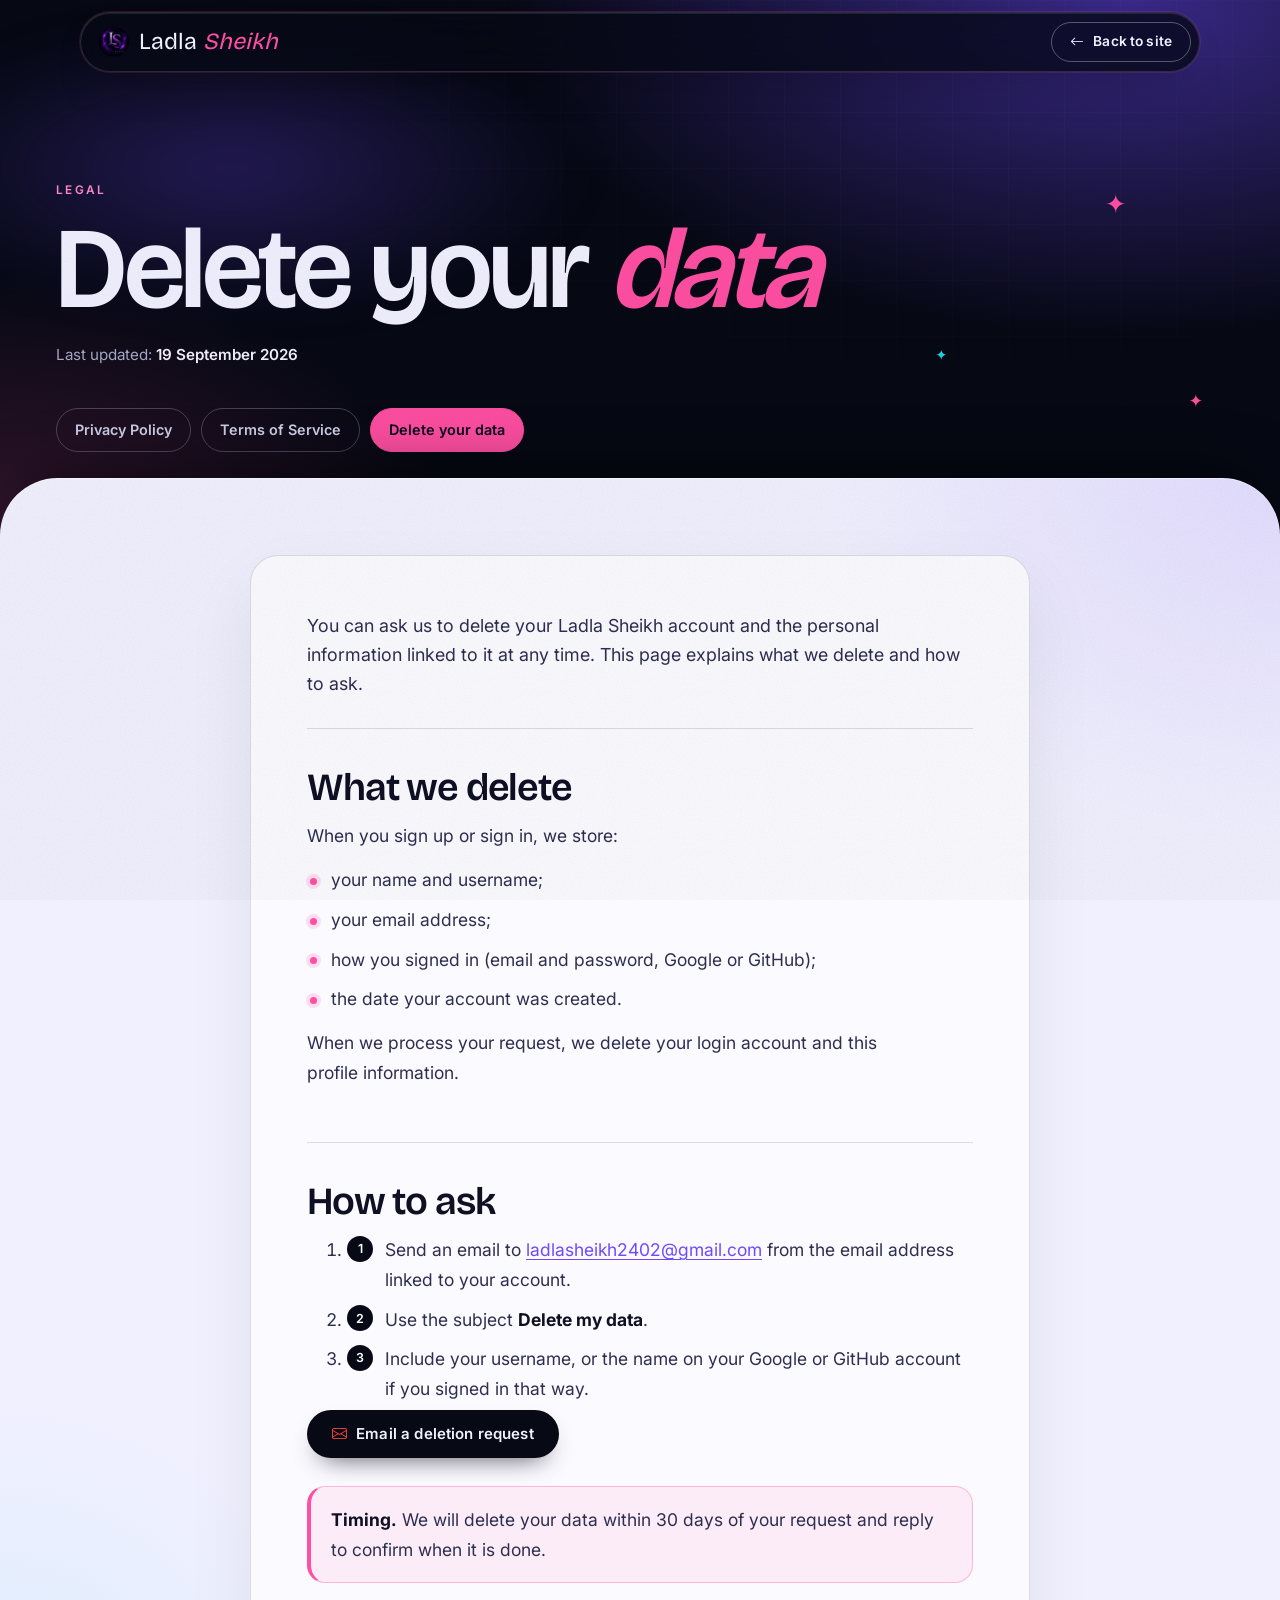
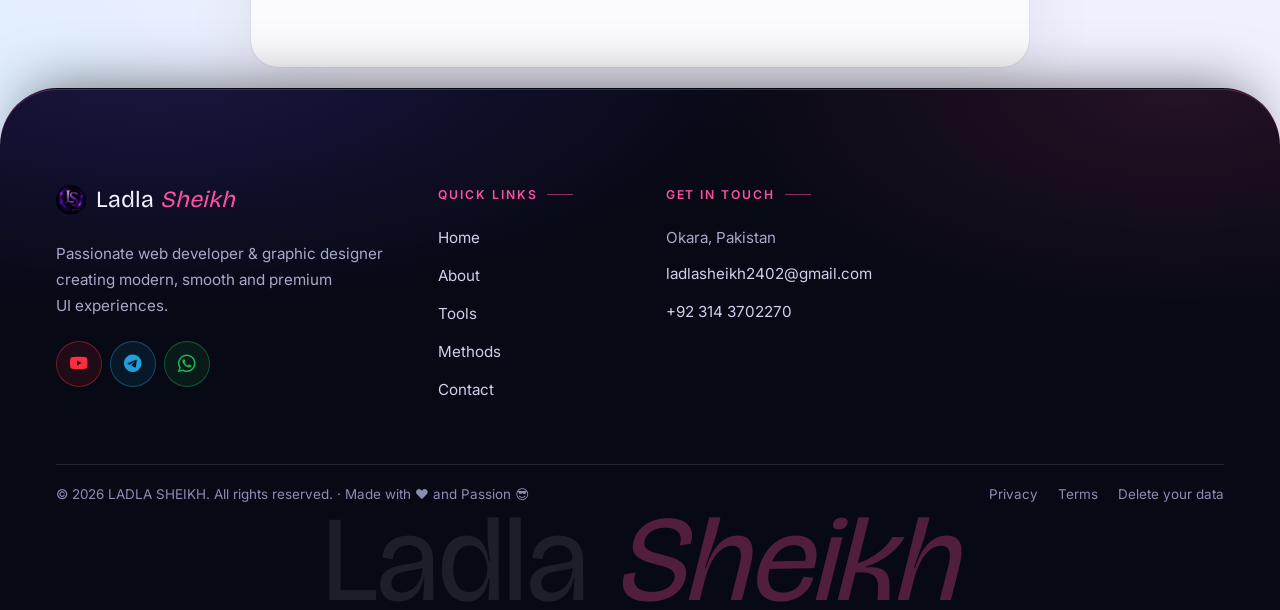
<file: data-deletion.html>
<!doctype html>
<html lang="en">
  <head>
    <meta charset="utf-8" />
    <meta
      name="viewport"
      content="width=device-width, initial-scale=1, viewport-fit=cover"
    />
    <title>Delete your data | Ladla Sheikh</title>
    <meta
      name="description"
      content="How to ask Ladla Sheikh to delete your account and personal data."
    />
    <meta name="robots" content="index, follow" />
    <meta name="theme-color" content="#070914" />
    <link
      rel="canonical"
      href="https://ladla-sheikh.vercel.app/data-deletion.html"
    />

    <link rel="preconnect" href="https://fonts.googleapis.com" />
    <link rel="preconnect" href="https://fonts.gstatic.com" crossorigin />
    <link
      href="https://fonts.googleapis.com/css2?family=Bricolage+Grotesque:opsz,wght@12..96,400..800&family=Inter:wght@400;500;600&display=swap"
      rel="stylesheet"
    />
    <link
      href="https://cdn.jsdelivr.net/npm/bootstrap-icons@1.11.3/font/bootstrap-icons.css"
      rel="stylesheet"
    />

    <link rel="icon" type="image/svg+xml" href="/favicon.svg" />
    <link rel="shortcut icon" href="/favicon.ico" />
    <link rel="apple-touch-icon" sizes="180x180" href="/apple-touch-icon.png" />

    <link href="site.css" rel="stylesheet" />
    <link href="motion.css" rel="stylesheet" />
    <link href="legal.css" rel="stylesheet" />
  </head>
  <body class="legal-page">
    <a class="skip-link" href="#main">Skip to content</a>

    <header class="site-header">
      <a class="brand" href="index.html" aria-label="Ladla Sheikh — home"
        ><img src="images/footer-img.png" width="30" height="30" alt="" /><span
          class="bn"
          >Ladla <em>Sheikh</em></span
        ></a
      >
      <div class="bar-end">
        <a href="index.html" class="btn btn-sm btn-line"
          ><i class="bi bi-arrow-left" aria-hidden="true"></i> Back to site</a
        >
      </div>
    </header>

    <main id="main">
      <section class="legal-hero s-dark" aria-labelledby="legalTitle">
        <i class="lg-spark a" aria-hidden="true">✦</i
        ><i class="lg-spark b" aria-hidden="true">✦</i
        ><i class="lg-spark c" aria-hidden="true">✦</i>
        <div class="wrap">
          <p class="eyebrow">Legal</p>
          <h1 id="legalTitle">Delete your <em>data</em></h1>
          <p class="legal-updated">
            Last updated: <strong>19 September 2026</strong>
          </p>
          <nav class="legal-tabs" aria-label="Legal pages">
            <a href="privacy-policy.html">Privacy Policy</a
            ><a href="terms-of-service.html">Terms of Service</a
            ><a href="data-deletion.html" aria-current="page"
              >Delete your data</a
            >
          </nav>
        </div>
      </section>

      <section class="legal-body s-light">
        <div class="wrap legal-grid solo">
          <article class="legal-shell">
            <p>
              You can ask us to delete your Ladla Sheikh account and the
              personal information linked to it at any time. This page explains
              what we delete and how to ask.
            </p>

            <h2>What we delete</h2>
            <p>When you sign up or sign in, we store:</p>
            <ul>
              <li>your name and username;</li>
              <li>your email address;</li>
              <li>how you signed in (email and password, Google or GitHub);</li>
              <li>the date your account was created.</li>
            </ul>
            <p>
              When we process your request, we delete your login account and
              this profile information.
            </p>

            <h2>How to ask</h2>
            <ol>
              <li>
                Send an email to
                <a href="mailto:ladlasheikh2402@gmail.com"
                  >ladlasheikh2402@gmail.com</a
                >
                from the email address linked to your account.
              </li>
              <li>Use the subject <strong>Delete my data</strong>.</li>
              <li>
                Include your username, or the name on your Google or GitHub
                account if you signed in that way.
              </li>
            </ol>
            <p>
              <a
                class="btn btn-primary"
                href="mailto:ladlasheikh2402@gmail.com?subject=Delete%20my%20data&amp;body=Please%20delete%20my%20Ladla%20Sheikh%20account%20and%20data.%0D%0A%0D%0AUsername%3A%20"
              >
                <i class="bi bi-envelope" aria-hidden="true"></i> Email a
                deletion request
              </a>
            </p>

            <div class="legal-note">
              <p style="margin: 0">
                <strong>Timing.</strong> We will delete your data within 30 days
                of your request and reply to confirm when it is done.
              </p>
            </div>
          </article>
        </div>
      </section>
    </main>

    <footer class="site-footer">
      <div class="wrap">
        <div class="footer-top">
          <div class="footer-brand">
            <a class="brand" href="index.html"
              ><img
                src="images/footer-img.png"
                width="30"
                height="30"
                loading="lazy"
                alt=""
              /><span>Ladla <em>Sheikh</em></span></a
            >
            <p>
              Passionate web developer &amp; graphic designer creating modern,
              smooth and premium UI experiences.
            </p>
            <div class="soc">
              <a
                href="https://www.youtube.com/@ladla.sheikh.2402"
                aria-label="YouTube"
                rel="noopener"
                ><i class="bi bi-youtube"></i
              ></a>
              <a
                href="https://t.me/+94FrpOJan0plZGQ0"
                aria-label="Telegram"
                rel="noopener"
                ><i class="bi bi-telegram"></i
              ></a>
              <a
                href="https://whatsapp.com/channel/0029Vao1lnR1nozDF8jBNh3B"
                aria-label="WhatsApp channel"
                rel="noopener"
                ><i class="bi bi-whatsapp"></i
              ></a>
            </div>
          </div>
          <div class="footer-col">
            <h4>Quick Links</h4>
            <ul>
              <li><a href="index.html#home">Home</a></li>
              <li><a href="index.html#about-me">About</a></li>
              <li><a href="index.html#my-tools">Tools</a></li>
              <li><a href="index.html#my-projects">Methods</a></li>
              <li><a href="index.html#contact-me">Contact</a></li>
            </ul>
          </div>
          <div class="footer-col">
            <h4>Get In Touch</h4>
            <ul>
              <li>Okara, Pakistan</li>
              <li>
                <a href="mailto:ladlasheikh2402@gmail.com"
                  >ladlasheikh2402@gmail.com</a
                >
              </li>
              <li>
                <a href="https://wa.me/923143702270" rel="noopener"
                  >+92 314 3702270</a
                >
              </li>
            </ul>
          </div>
        </div>
        <div class="footer-bottom">
          <p>
            © 2026 LADLA SHEIKH. All rights reserved. · Made with ❤️ and Passion
            😎
          </p>
          <p class="footer-legal">
            <a href="privacy-policy.html">Privacy</a
            ><a href="terms-of-service.html">Terms</a
            ><a href="data-deletion.html">Delete your data</a>
          </p>
        </div>
      </div>
      <div class="footer-mark" aria-hidden="true">Ladla <em>Sheikh</em></div>
    </footer>

    <script src="motion.js" defer></script>
    <script src="legal.js" defer></script>
  </body>
</html>
</file>
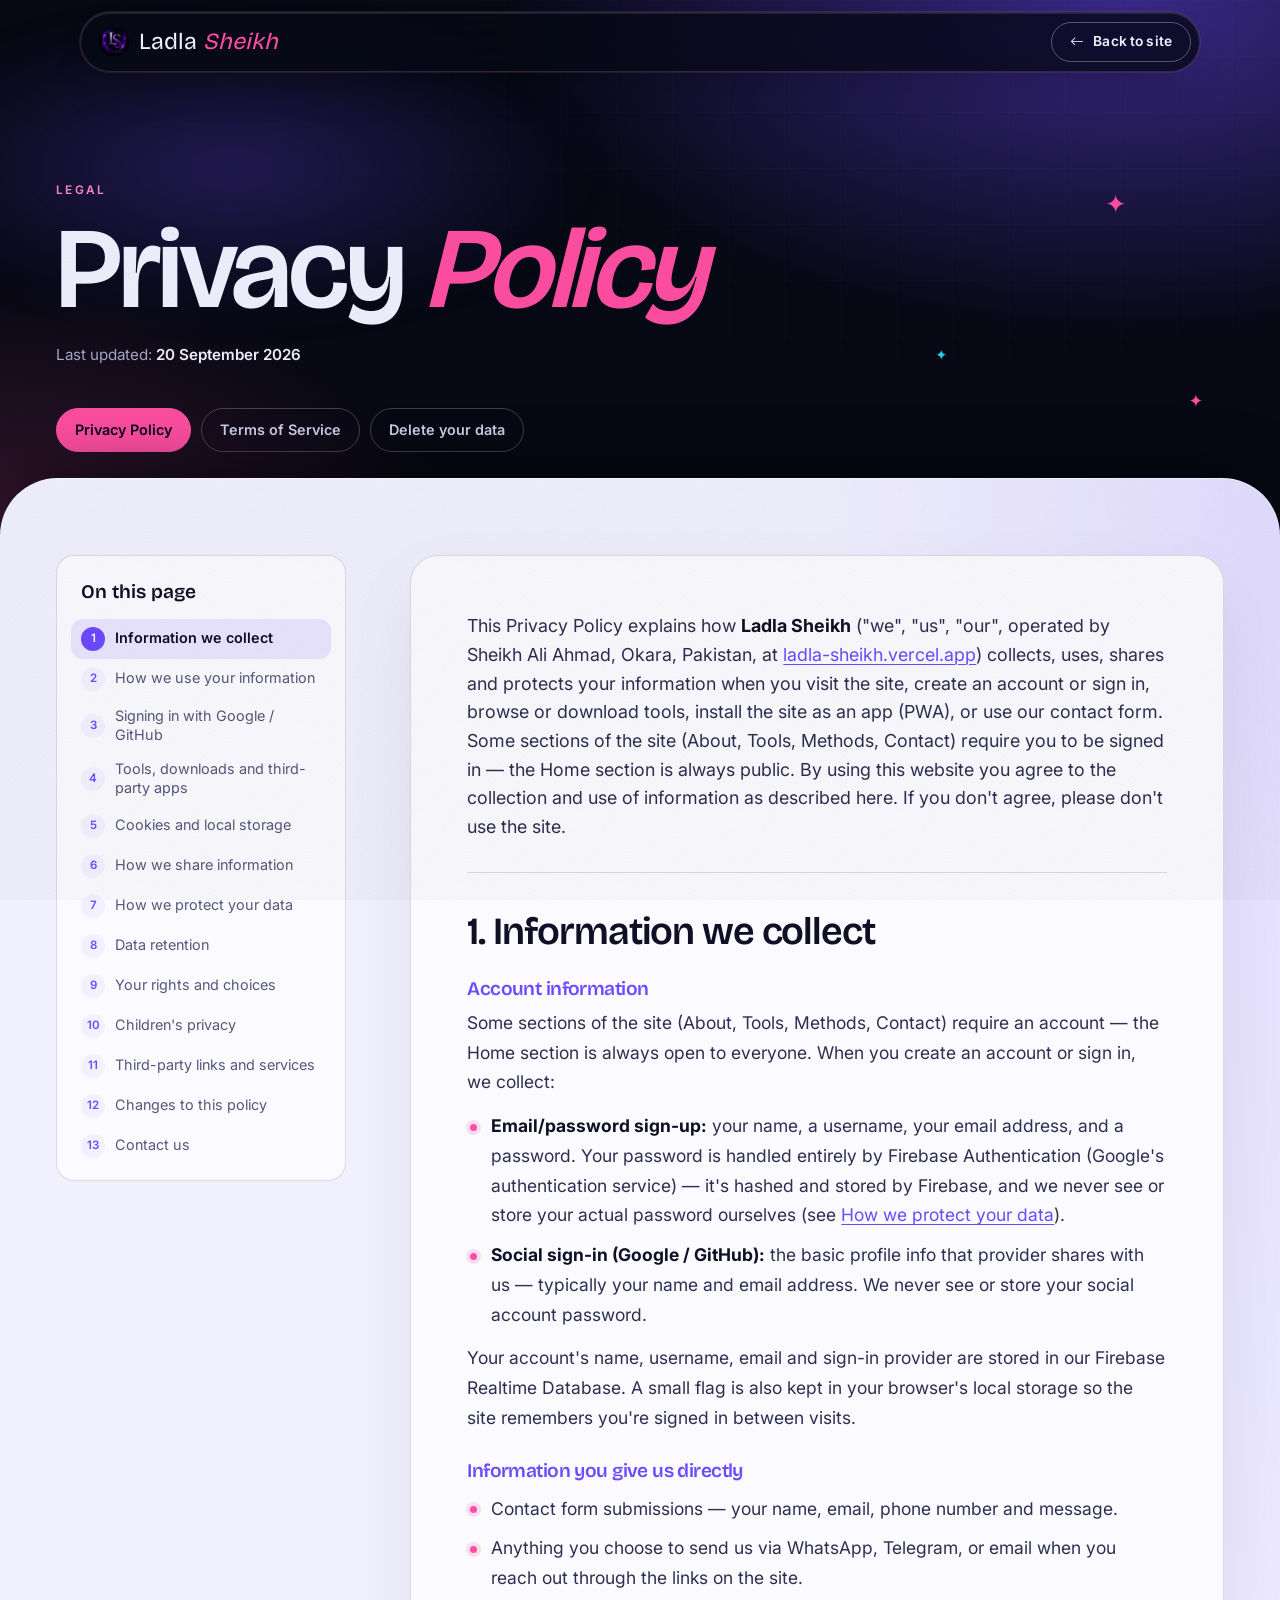
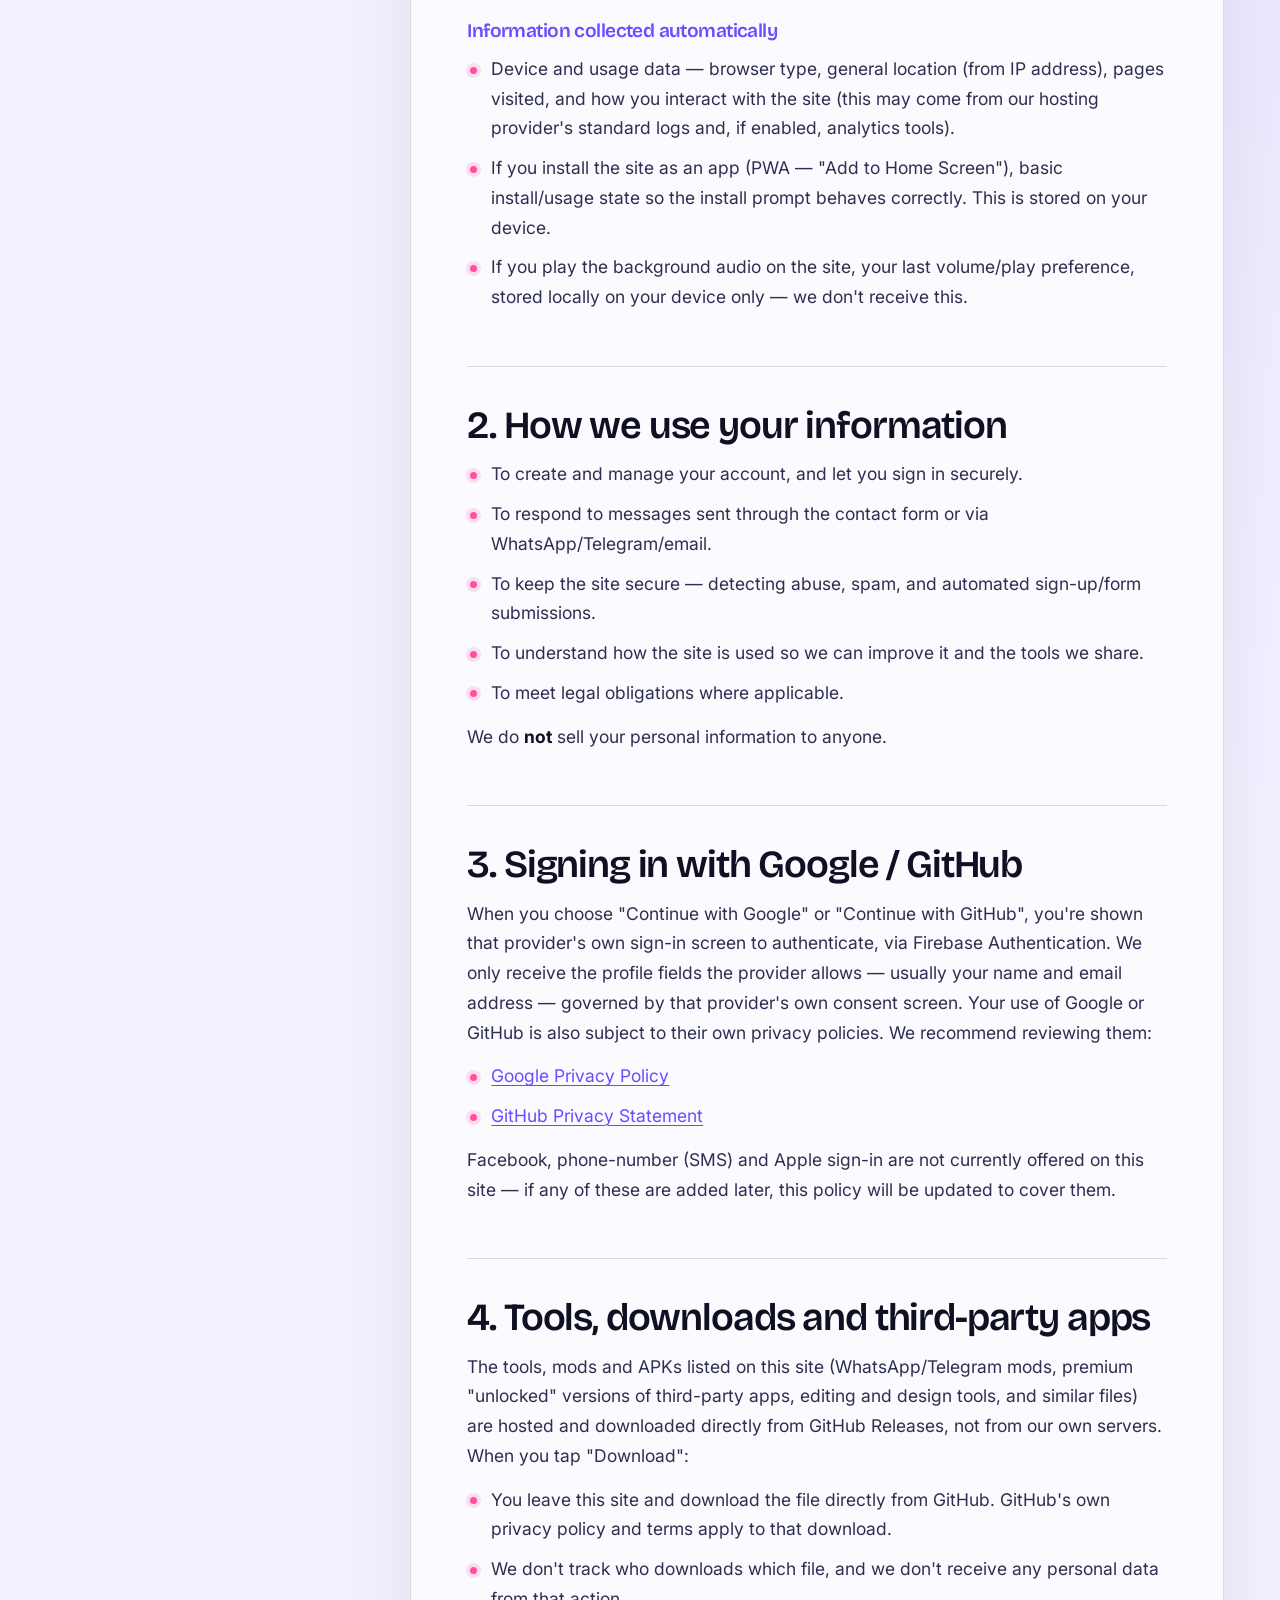
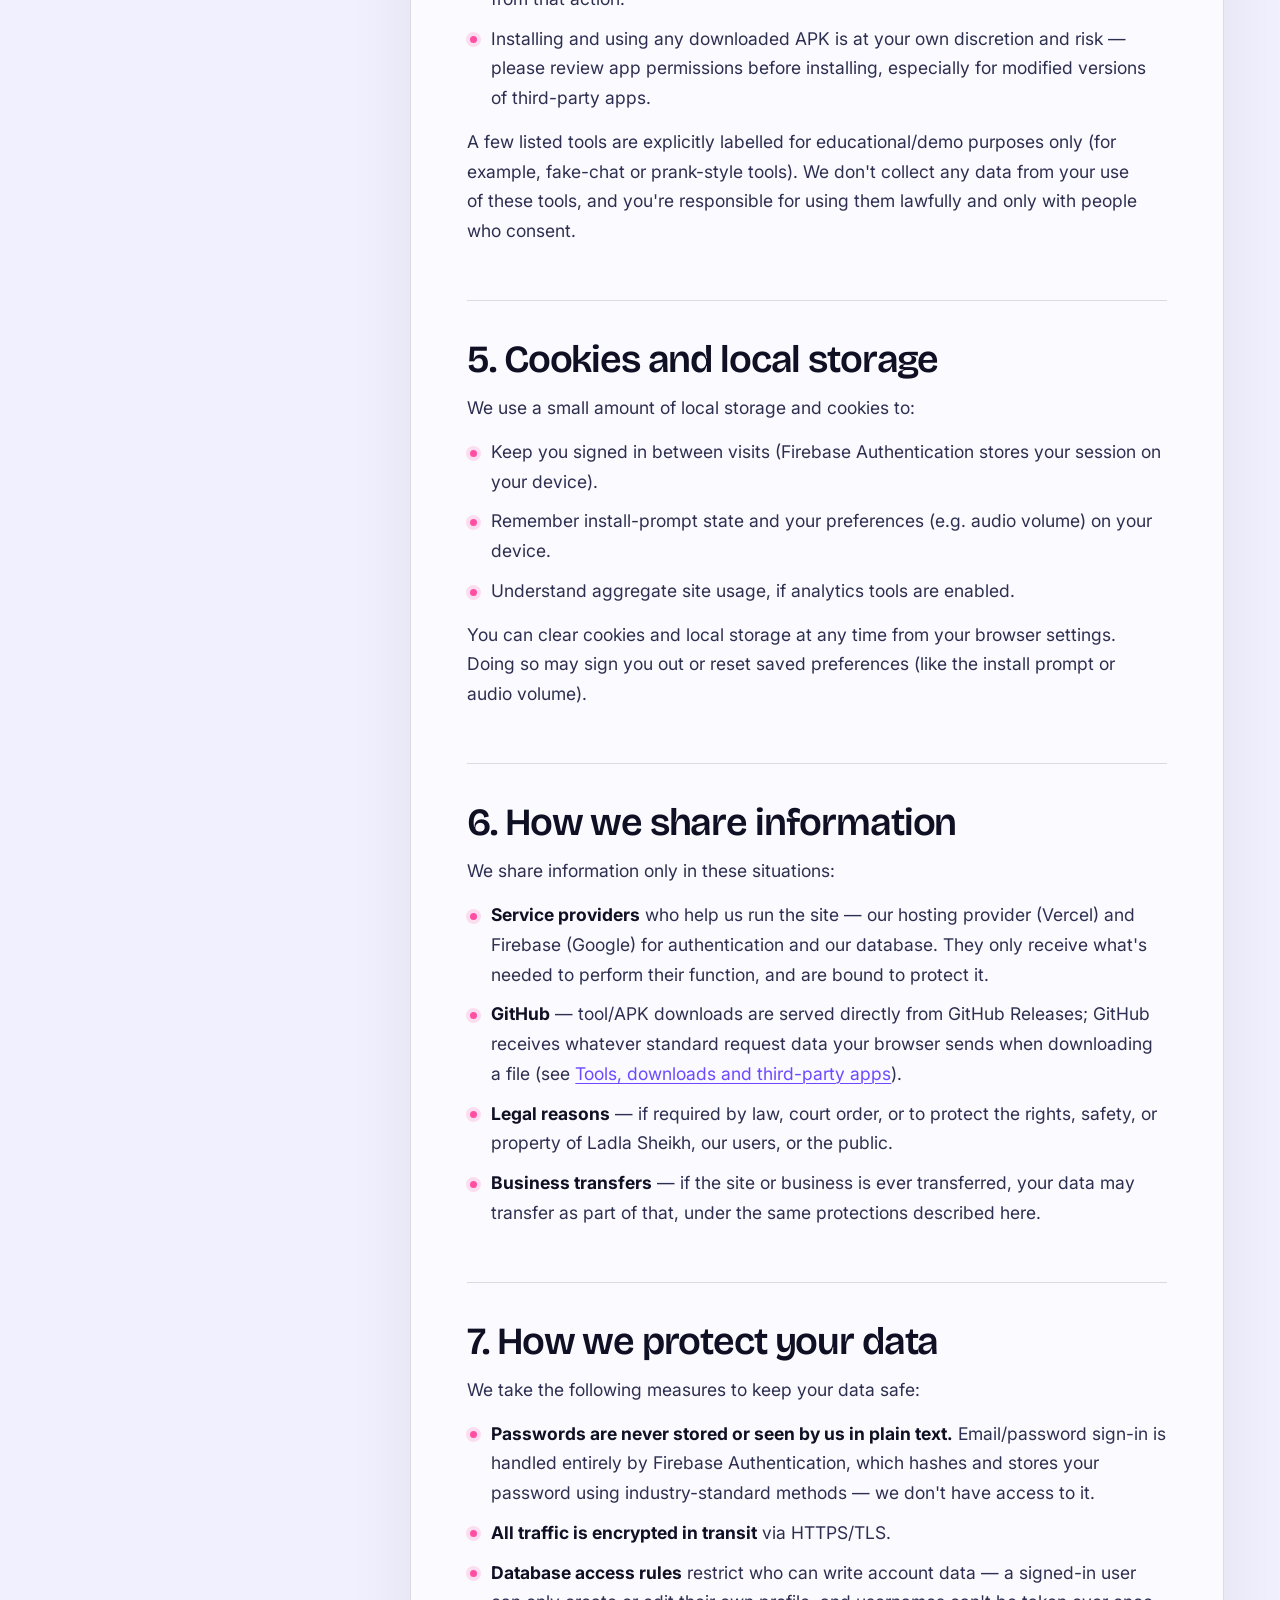
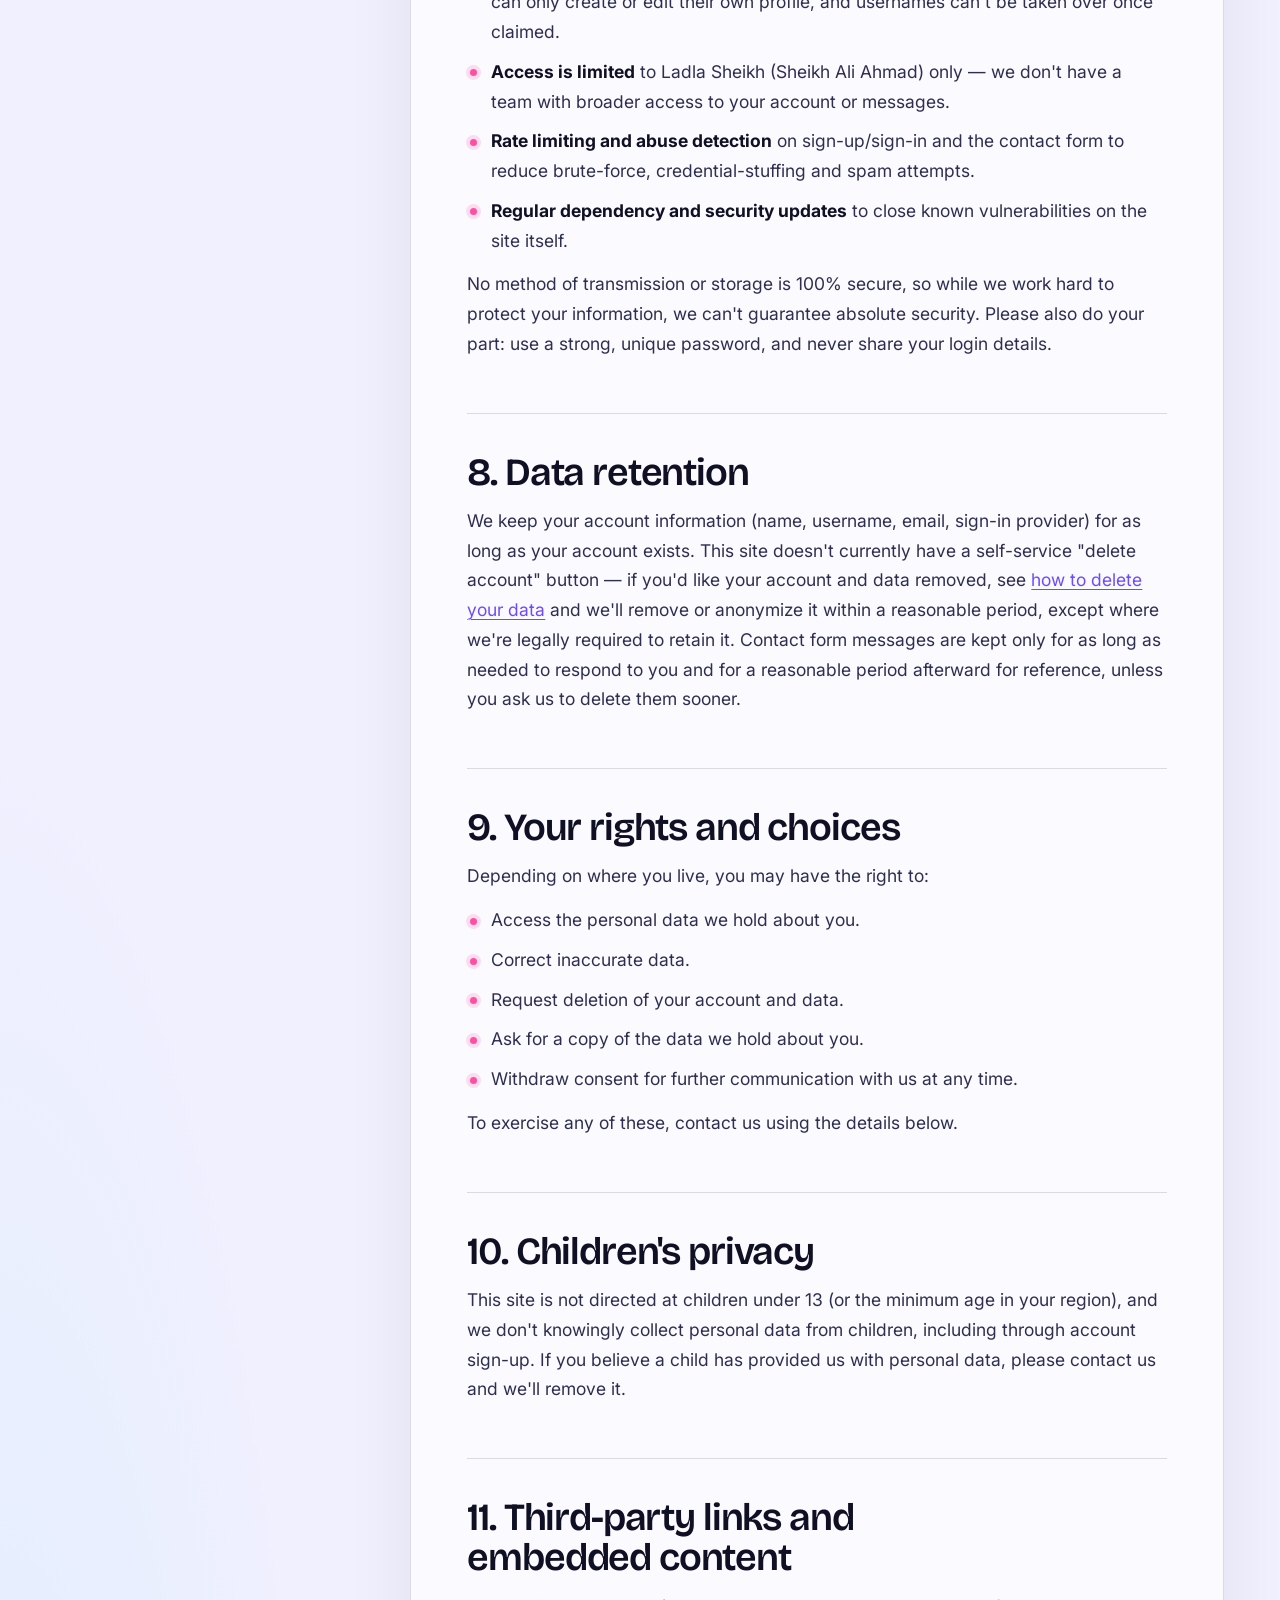
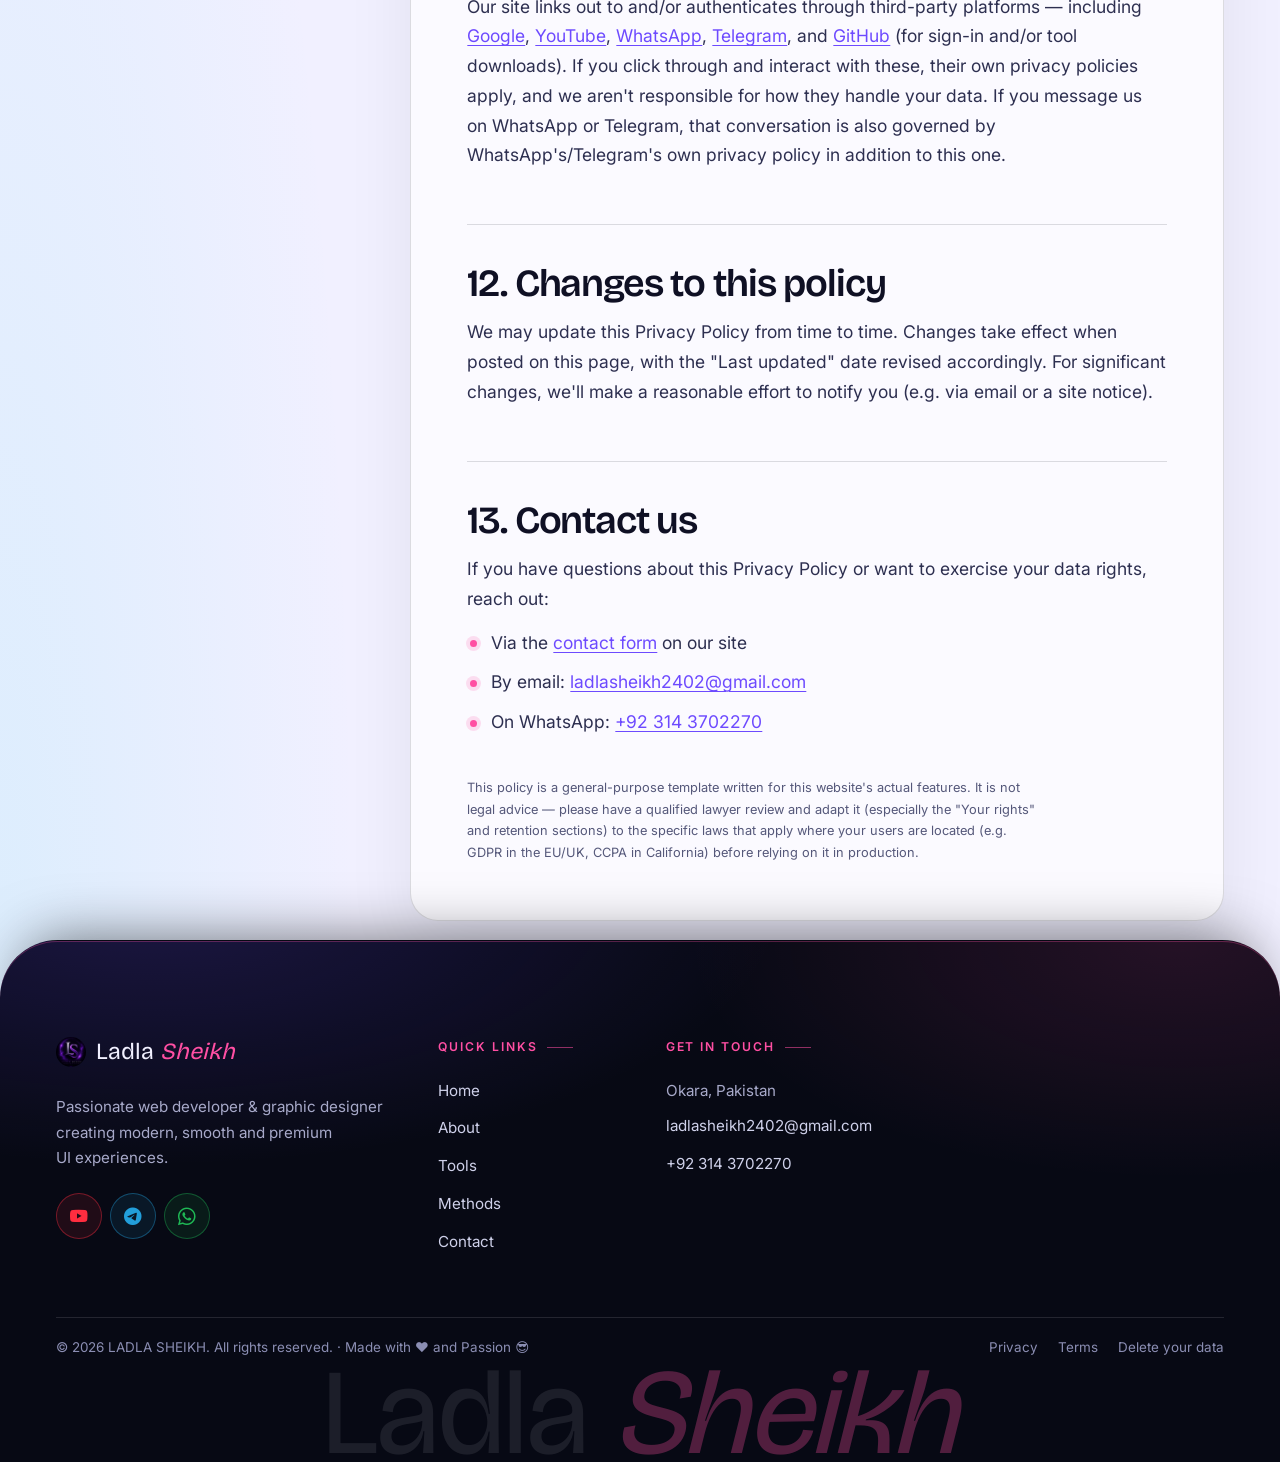
<file: privacy-policy.html>
<!doctype html>
<html lang="en">
  <head>
    <meta charset="utf-8" />
    <meta
      name="viewport"
      content="width=device-width, initial-scale=1, viewport-fit=cover"
    />
    <title>Privacy Policy | Ladla Sheikh</title>
    <meta
      name="description"
      content="Privacy Policy for the Ladla Sheikh website — what data we collect, how we use it, and how we protect it."
    />
    <meta name="robots" content="index, follow" />
    <meta name="theme-color" content="#070914" />
    <link
      rel="canonical"
      href="https://ladla-sheikh.vercel.app/privacy-policy.html"
    />

    <link rel="preconnect" href="https://fonts.googleapis.com" />
    <link rel="preconnect" href="https://fonts.gstatic.com" crossorigin />
    <link
      href="https://fonts.googleapis.com/css2?family=Bricolage+Grotesque:opsz,wght@12..96,400..800&family=Inter:wght@400;500;600&display=swap"
      rel="stylesheet"
    />
    <link
      href="https://cdn.jsdelivr.net/npm/bootstrap-icons@1.11.3/font/bootstrap-icons.css"
      rel="stylesheet"
    />

    <link rel="icon" type="image/svg+xml" href="/favicon.svg" />
    <link rel="shortcut icon" href="/favicon.ico" />
    <link rel="apple-touch-icon" sizes="180x180" href="/apple-touch-icon.png" />

    <link href="site.css" rel="stylesheet" />
    <link href="motion.css" rel="stylesheet" />
    <link href="legal.css" rel="stylesheet" />
  </head>
  <body class="legal-page">
    <a class="skip-link" href="#main">Skip to content</a>

    <header class="site-header">
      <a class="brand" href="index.html" aria-label="Ladla Sheikh — home"
        ><img src="images/footer-img.png" width="30" height="30" alt="" /><span
          class="bn"
          >Ladla <em>Sheikh</em></span
        ></a
      >
      <div class="bar-end">
        <a href="index.html" class="btn btn-sm btn-line"
          ><i class="bi bi-arrow-left" aria-hidden="true"></i> Back to site</a
        >
      </div>
    </header>

    <main id="main">
      <section class="legal-hero s-dark" aria-labelledby="legalTitle">
        <i class="lg-spark a" aria-hidden="true">✦</i
        ><i class="lg-spark b" aria-hidden="true">✦</i
        ><i class="lg-spark c" aria-hidden="true">✦</i>
        <div class="wrap">
          <p class="eyebrow">Legal</p>
          <h1 id="legalTitle">Privacy <em>Policy</em></h1>
          <p class="legal-updated">
            Last updated: <strong>20 September 2026</strong>
          </p>
          <nav class="legal-tabs" aria-label="Legal pages">
            <a href="privacy-policy.html" aria-current="page">Privacy Policy</a
            ><a href="terms-of-service.html">Terms of Service</a
            ><a href="data-deletion.html">Delete your data</a>
          </nav>
        </div>
      </section>

      <section class="legal-body s-light">
        <div class="wrap legal-grid">
          <aside class="legal-toc" aria-label="On this page">
            <strong>On this page</strong>
            <ol>
              <li><a href="#info-we-collect">Information we collect</a></li>
              <li><a href="#how-we-use">How we use your information</a></li>
              <li>
                <a href="#social-login">Signing in with Google / GitHub</a>
              </li>
              <li>
                <a href="#downloads">Tools, downloads and third-party apps</a>
              </li>
              <li><a href="#cookies">Cookies and local storage</a></li>
              <li><a href="#sharing">How we share information</a></li>
              <li><a href="#security">How we protect your data</a></li>
              <li><a href="#retention">Data retention</a></li>
              <li><a href="#your-rights">Your rights and choices</a></li>
              <li><a href="#children">Children's privacy</a></li>
              <li><a href="#third-party">Third-party links and services</a></li>
              <li><a href="#changes">Changes to this policy</a></li>
              <li><a href="#contact">Contact us</a></li>
            </ol>
          </aside>
          <article class="legal-shell">
            <p>
              This Privacy Policy explains how
              <strong>Ladla Sheikh</strong> ("we", "us", "our", operated by
              Sheikh Ali Ahmad, Okara, Pakistan, at
              <a href="https://ladla-sheikh.vercel.app/"
                >ladla-sheikh.vercel.app</a
              >) collects, uses, shares and protects your information when you
              visit the site, create an account or sign in, browse or download
              tools, install the site as an app (PWA), or use our contact form.
              Some sections of the site (About, Tools, Methods, Contact) require
              you to be signed in — the Home section is always public. By using
              this website you agree to the collection and use of information as
              described here. If you don't agree, please don't use the site.
            </p>

            <h2 id="info-we-collect">1. Information we collect</h2>

            <h3>Account information</h3>
            <p>
              Some sections of the site (About, Tools, Methods, Contact) require
              an account — the Home section is always open to everyone. When you
              create an account or sign in, we collect:
            </p>
            <ul>
              <li>
                <strong>Email/password sign-up:</strong> your name, a username,
                your email address, and a password. Your password is handled
                entirely by Firebase Authentication (Google's authentication
                service) — it's hashed and stored by Firebase, and we never see
                or store your actual password ourselves (see
                <a href="#security">How we protect your data</a>).
              </li>
              <li>
                <strong>Social sign-in (Google / GitHub):</strong> the basic
                profile info that provider shares with us — typically your name
                and email address. We never see or store your social account
                password.
              </li>
            </ul>
            <p>
              Your account's name, username, email and sign-in provider are
              stored in our Firebase Realtime Database. A small flag is also
              kept in your browser's local storage so the site remembers you're
              signed in between visits.
            </p>

            <h3>Information you give us directly</h3>
            <ul>
              <li>
                Contact form submissions — your name, email, phone number and
                message.
              </li>
              <li>
                Anything you choose to send us via WhatsApp, Telegram, or email
                when you reach out through the links on the site.
              </li>
            </ul>

            <h3>Information collected automatically</h3>
            <ul>
              <li>
                Device and usage data — browser type, general location (from IP
                address), pages visited, and how you interact with the site
                (this may come from our hosting provider's standard logs and, if
                enabled, analytics tools).
              </li>
              <li>
                If you install the site as an app (PWA — "Add to Home Screen"),
                basic install/usage state so the install prompt behaves
                correctly. This is stored on your device.
              </li>
              <li>
                If you play the background audio on the site, your last
                volume/play preference, stored locally on your device only — we
                don't receive this.
              </li>
            </ul>

            <h2 id="how-we-use">2. How we use your information</h2>
            <ul>
              <li>
                To create and manage your account, and let you sign in securely.
              </li>
              <li>
                To respond to messages sent through the contact form or via
                WhatsApp/Telegram/email.
              </li>
              <li>
                To keep the site secure — detecting abuse, spam, and automated
                sign-up/form submissions.
              </li>
              <li>
                To understand how the site is used so we can improve it and the
                tools we share.
              </li>
              <li>To meet legal obligations where applicable.</li>
            </ul>
            <p>
              We do <strong>not</strong> sell your personal information to
              anyone.
            </p>

            <h2 id="social-login">3. Signing in with Google / GitHub</h2>
            <p>
              When you choose "Continue with Google" or "Continue with GitHub",
              you're shown that provider's own sign-in screen to authenticate,
              via Firebase Authentication. We only receive the profile fields
              the provider allows — usually your name and email address —
              governed by that provider's own consent screen. Your use of Google
              or GitHub is also subject to their own privacy policies. We
              recommend reviewing them:
            </p>
            <ul>
              <li>
                <a
                  href="https://policies.google.com/privacy"
                  target="_blank"
                  rel="noopener"
                  >Google Privacy Policy</a
                >
              </li>
              <li>
                <a
                  href="https://docs.github.com/en/site-policy/privacy-policies/github-privacy-statement"
                  target="_blank"
                  rel="noopener"
                  >GitHub Privacy Statement</a
                >
              </li>
            </ul>
            <p>
              Facebook, phone-number (SMS) and Apple sign-in are not currently
              offered on this site — if any of these are added later, this
              policy will be updated to cover them.
            </p>

            <h2 id="downloads">4. Tools, downloads and third-party apps</h2>
            <p>
              The tools, mods and APKs listed on this site (WhatsApp/Telegram
              mods, premium "unlocked" versions of third-party apps, editing and
              design tools, and similar files) are hosted and downloaded
              directly from GitHub Releases, not from our own servers. When you
              tap "Download":
            </p>
            <ul>
              <li>
                You leave this site and download the file directly from GitHub.
                GitHub's own privacy policy and terms apply to that download.
              </li>
              <li>
                We don't track who downloads which file, and we don't receive
                any personal data from that action.
              </li>
              <li>
                Installing and using any downloaded APK is at your own
                discretion and risk — please review app permissions before
                installing, especially for modified versions of third-party
                apps.
              </li>
            </ul>
            <p>
              A few listed tools are explicitly labelled for educational/demo
              purposes only (for example, fake-chat or prank-style tools). We
              don't collect any data from your use of these tools, and you're
              responsible for using them lawfully and only with people who
              consent.
            </p>

            <h2 id="cookies">5. Cookies and local storage</h2>
            <p>We use a small amount of local storage and cookies to:</p>
            <ul>
              <li>
                Keep you signed in between visits (Firebase Authentication
                stores your session on your device).
              </li>
              <li>
                Remember install-prompt state and your preferences (e.g. audio
                volume) on your device.
              </li>
              <li>
                Understand aggregate site usage, if analytics tools are enabled.
              </li>
            </ul>
            <p>
              You can clear cookies and local storage at any time from your
              browser settings. Doing so may sign you out or reset saved
              preferences (like the install prompt or audio volume).
            </p>

            <h2 id="sharing">6. How we share information</h2>
            <p>We share information only in these situations:</p>
            <ul>
              <li>
                <strong>Service providers</strong> who help us run the site —
                our hosting provider (Vercel) and Firebase (Google) for
                authentication and our database. They only receive what's needed
                to perform their function, and are bound to protect it.
              </li>
              <li>
                <strong>GitHub</strong> — tool/APK downloads are served directly
                from GitHub Releases; GitHub receives whatever standard request
                data your browser sends when downloading a file (see
                <a href="#downloads">Tools, downloads and third-party apps</a>).
              </li>
              <li>
                <strong>Legal reasons</strong> — if required by law, court
                order, or to protect the rights, safety, or property of Ladla
                Sheikh, our users, or the public.
              </li>
              <li>
                <strong>Business transfers</strong> — if the site or business is
                ever transferred, your data may transfer as part of that, under
                the same protections described here.
              </li>
            </ul>

            <h2 id="security">7. How we protect your data</h2>
            <p>We take the following measures to keep your data safe:</p>
            <ul>
              <li>
                <strong
                  >Passwords are never stored or seen by us in plain
                  text.</strong
                >
                Email/password sign-in is handled entirely by Firebase
                Authentication, which hashes and stores your password using
                industry-standard methods — we don't have access to it.
              </li>
              <li>
                <strong>All traffic is encrypted in transit</strong> via
                HTTPS/TLS.
              </li>
              <li>
                <strong>Database access rules</strong> restrict who can write
                account data — a signed-in user can only create or edit their
                own profile, and usernames can't be taken over once claimed.
              </li>
              <li>
                <strong>Access is limited</strong> to Ladla Sheikh (Sheikh Ali
                Ahmad) only — we don't have a team with broader access to your
                account or messages.
              </li>
              <li>
                <strong>Rate limiting and abuse detection</strong> on
                sign-up/sign-in and the contact form to reduce brute-force,
                credential-stuffing and spam attempts.
              </li>
              <li>
                <strong>Regular dependency and security updates</strong> to
                close known vulnerabilities on the site itself.
              </li>
            </ul>
            <p>
              No method of transmission or storage is 100% secure, so while we
              work hard to protect your information, we can't guarantee absolute
              security. Please also do your part: use a strong, unique password,
              and never share your login details.
            </p>

            <h2 id="retention">8. Data retention</h2>
            <p>
              We keep your account information (name, username, email, sign-in
              provider) for as long as your account exists. This site doesn't
              currently have a self-service "delete account" button — if you'd
              like your account and data removed, see
              <a href="data-deletion.html">how to delete your data</a> and we'll
              remove or anonymize it within a reasonable period, except where
              we're legally required to retain it. Contact form messages are
              kept only for as long as needed to respond to you and for a
              reasonable period afterward for reference, unless you ask us to
              delete them sooner.
            </p>

            <h2 id="your-rights">9. Your rights and choices</h2>
            <p>Depending on where you live, you may have the right to:</p>
            <ul>
              <li>Access the personal data we hold about you.</li>
              <li>Correct inaccurate data.</li>
              <li>Request deletion of your account and data.</li>
              <li>Ask for a copy of the data we hold about you.</li>
              <li>
                Withdraw consent for further communication with us at any time.
              </li>
            </ul>
            <p>To exercise any of these, contact us using the details below.</p>

            <h2 id="children">10. Children's privacy</h2>
            <p>
              This site is not directed at children under 13 (or the minimum age
              in your region), and we don't knowingly collect personal data from
              children, including through account sign-up. If you believe a
              child has provided us with personal data, please contact us and
              we'll remove it.
            </p>

            <h2 id="third-party">11. Third-party links and embedded content</h2>
            <p>
              Our site links out to and/or authenticates through third-party
              platforms — including
              <a
                href="https://policies.google.com/privacy"
                target="_blank"
                rel="noopener"
                >Google</a
              >,
              <a
                href="https://www.youtube.com/@ladla.sheikh.2402"
                target="_blank"
                rel="noopener"
                >YouTube</a
              >,
              <a
                href="https://whatsapp.com/channel/0029Vao1lnR1nozDF8jBNh3B"
                target="_blank"
                rel="noopener"
                >WhatsApp</a
              >,
              <a
                href="https://t.me/+94FrpOJan0plZGQ0"
                target="_blank"
                rel="noopener"
                >Telegram</a
              >, and
              <a
                href="https://github.com/ladlasheikh2402"
                target="_blank"
                rel="noopener"
                >GitHub</a
              >
              (for sign-in and/or tool downloads). If you click through and
              interact with these, their own privacy policies apply, and we
              aren't responsible for how they handle your data. If you message
              us on WhatsApp or Telegram, that conversation is also governed by
              WhatsApp's/Telegram's own privacy policy in addition to this one.
            </p>

            <h2 id="changes">12. Changes to this policy</h2>
            <p>
              We may update this Privacy Policy from time to time. Changes take
              effect when posted on this page, with the "Last updated" date
              revised accordingly. For significant changes, we'll make a
              reasonable effort to notify you (e.g. via email or a site notice).
            </p>

            <h2 id="contact">13. Contact us</h2>
            <p>
              If you have questions about this Privacy Policy or want to
              exercise your data rights, reach out:
            </p>
            <ul>
              <li>
                Via the <a href="index.html#contact-me">contact form</a> on our
                site
              </li>
              <li>
                By email:
                <a href="mailto:ladlasheikh2402@gmail.com"
                  >ladlasheikh2402@gmail.com</a
                >
              </li>
              <li>
                On WhatsApp:
                <a
                  href="https://wa.me/923143702270"
                  target="_blank"
                  rel="noopener"
                  >+92 314 3702270</a
                >
              </li>
            </ul>

            <p class="legal-fine">
              This policy is a general-purpose template written for this
              website's actual features. It is not legal advice — please have a
              qualified lawyer review and adapt it (especially the "Your rights"
              and retention sections) to the specific laws that apply where your
              users are located (e.g. GDPR in the EU/UK, CCPA in California)
              before relying on it in production.
            </p>
          </article>
        </div>
      </section>
    </main>

    <footer class="site-footer">
      <div class="wrap">
        <div class="footer-top">
          <div class="footer-brand">
            <a class="brand" href="index.html"
              ><img
                src="images/footer-img.png"
                width="30"
                height="30"
                loading="lazy"
                alt=""
              /><span>Ladla <em>Sheikh</em></span></a
            >
            <p>
              Passionate web developer &amp; graphic designer creating modern,
              smooth and premium UI experiences.
            </p>
            <div class="soc">
              <a
                href="https://www.youtube.com/@ladla.sheikh.2402"
                aria-label="YouTube"
                rel="noopener"
                ><i class="bi bi-youtube"></i
              ></a>
              <a
                href="https://t.me/+94FrpOJan0plZGQ0"
                aria-label="Telegram"
                rel="noopener"
                ><i class="bi bi-telegram"></i
              ></a>
              <a
                href="https://whatsapp.com/channel/0029Vao1lnR1nozDF8jBNh3B"
                aria-label="WhatsApp channel"
                rel="noopener"
                ><i class="bi bi-whatsapp"></i
              ></a>
            </div>
          </div>
          <div class="footer-col">
            <h4>Quick Links</h4>
            <ul>
              <li><a href="index.html#home">Home</a></li>
              <li><a href="index.html#about-me">About</a></li>
              <li><a href="index.html#my-tools">Tools</a></li>
              <li><a href="index.html#my-projects">Methods</a></li>
              <li><a href="index.html#contact-me">Contact</a></li>
            </ul>
          </div>
          <div class="footer-col">
            <h4>Get In Touch</h4>
            <ul>
              <li>Okara, Pakistan</li>
              <li>
                <a href="mailto:ladlasheikh2402@gmail.com"
                  >ladlasheikh2402@gmail.com</a
                >
              </li>
              <li>
                <a href="https://wa.me/923143702270" rel="noopener"
                  >+92 314 3702270</a
                >
              </li>
            </ul>
          </div>
        </div>
        <div class="footer-bottom">
          <p>
            © 2026 LADLA SHEIKH. All rights reserved. · Made with ❤️ and Passion
            😎
          </p>
          <p class="footer-legal">
            <a href="privacy-policy.html">Privacy</a
            ><a href="terms-of-service.html">Terms</a
            ><a href="data-deletion.html">Delete your data</a>
          </p>
        </div>
      </div>
      <div class="footer-mark" aria-hidden="true">Ladla <em>Sheikh</em></div>
    </footer>

    <script src="motion.js" defer></script>
    <script src="legal.js" defer></script>
  </body>
</html>
</file>
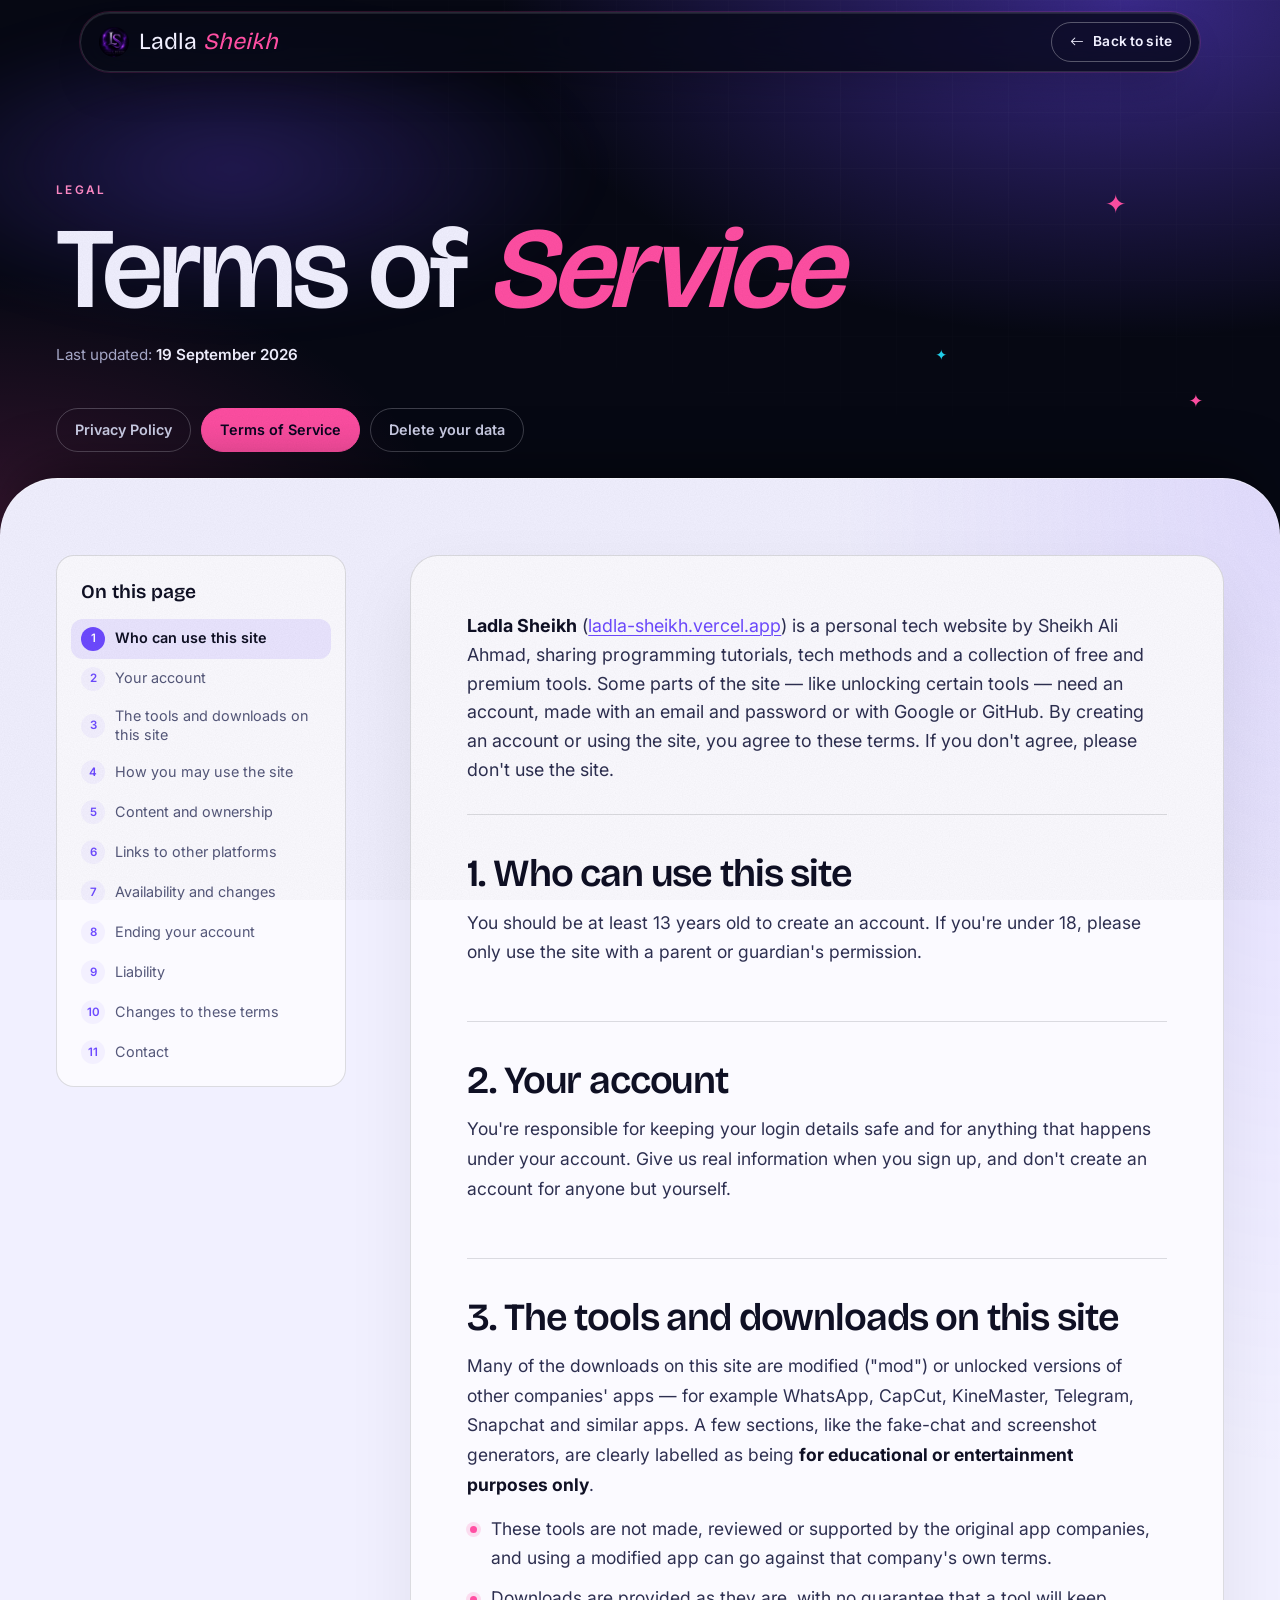
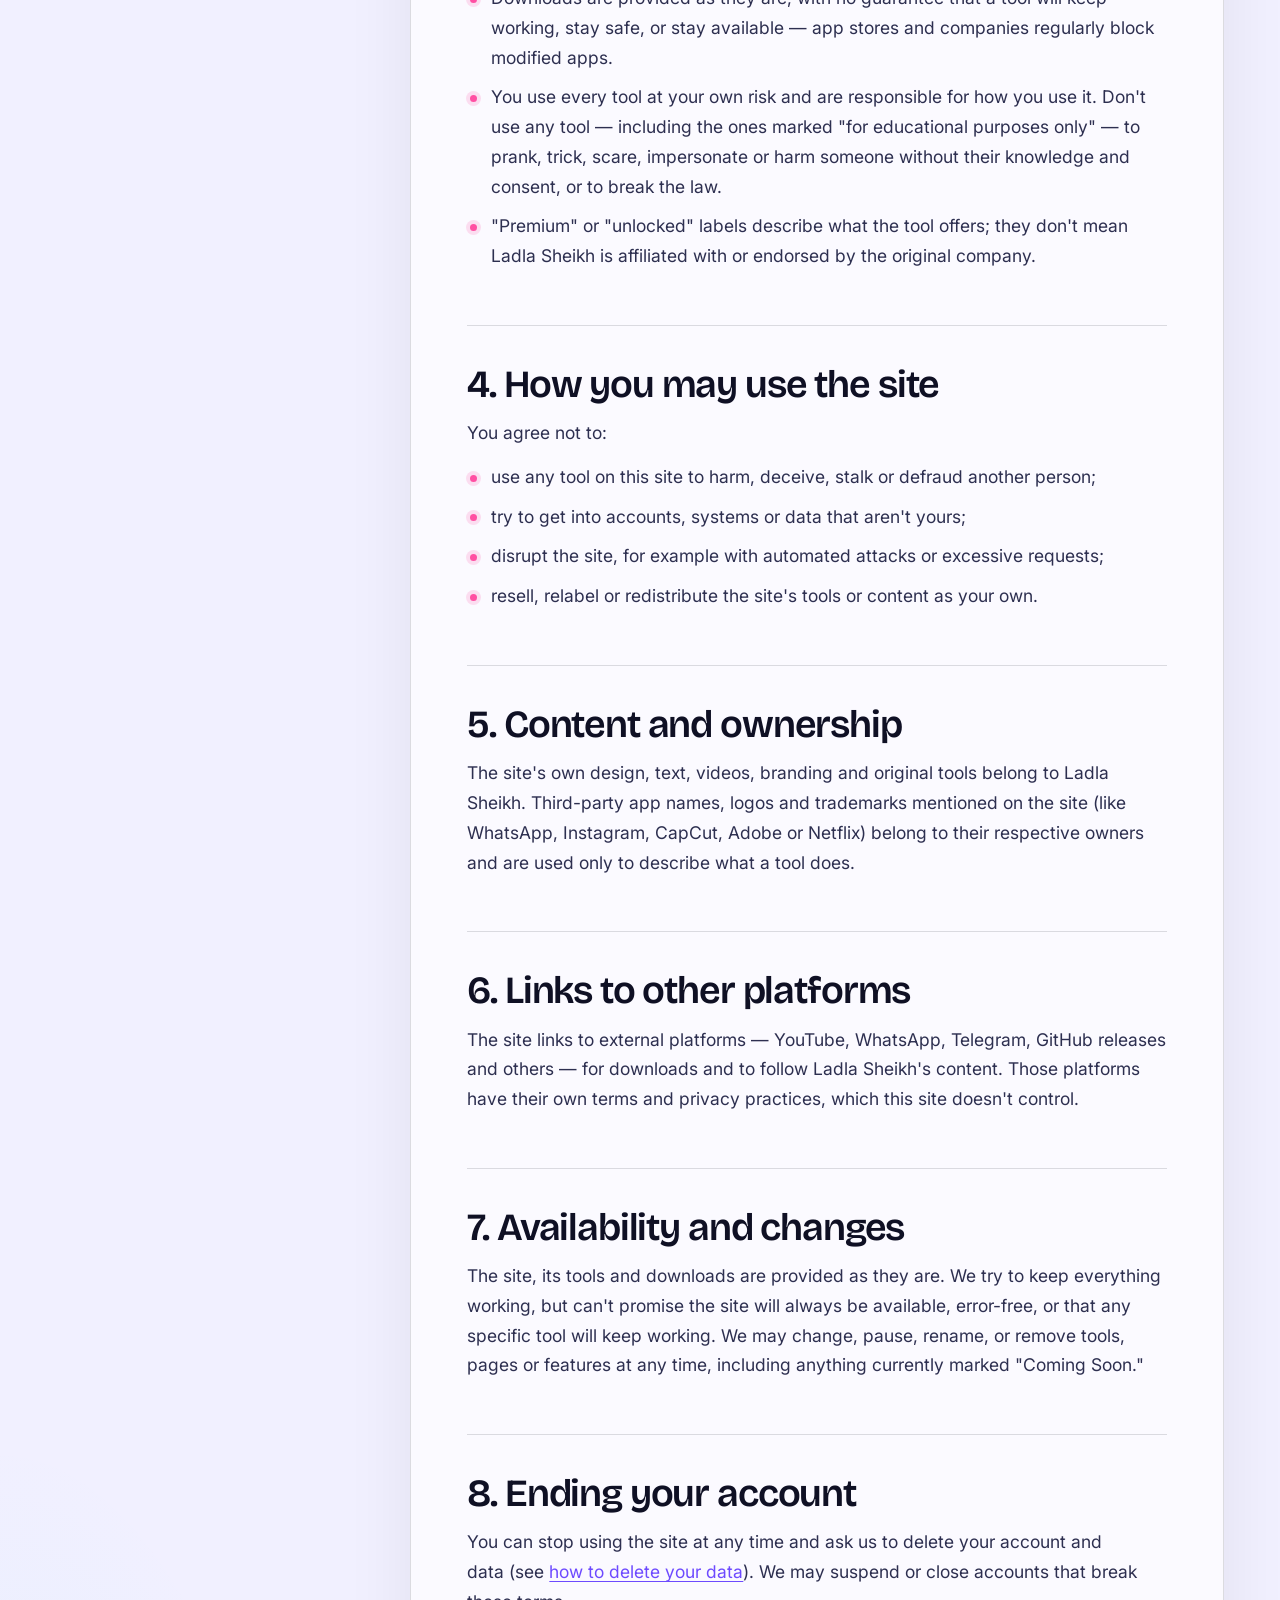
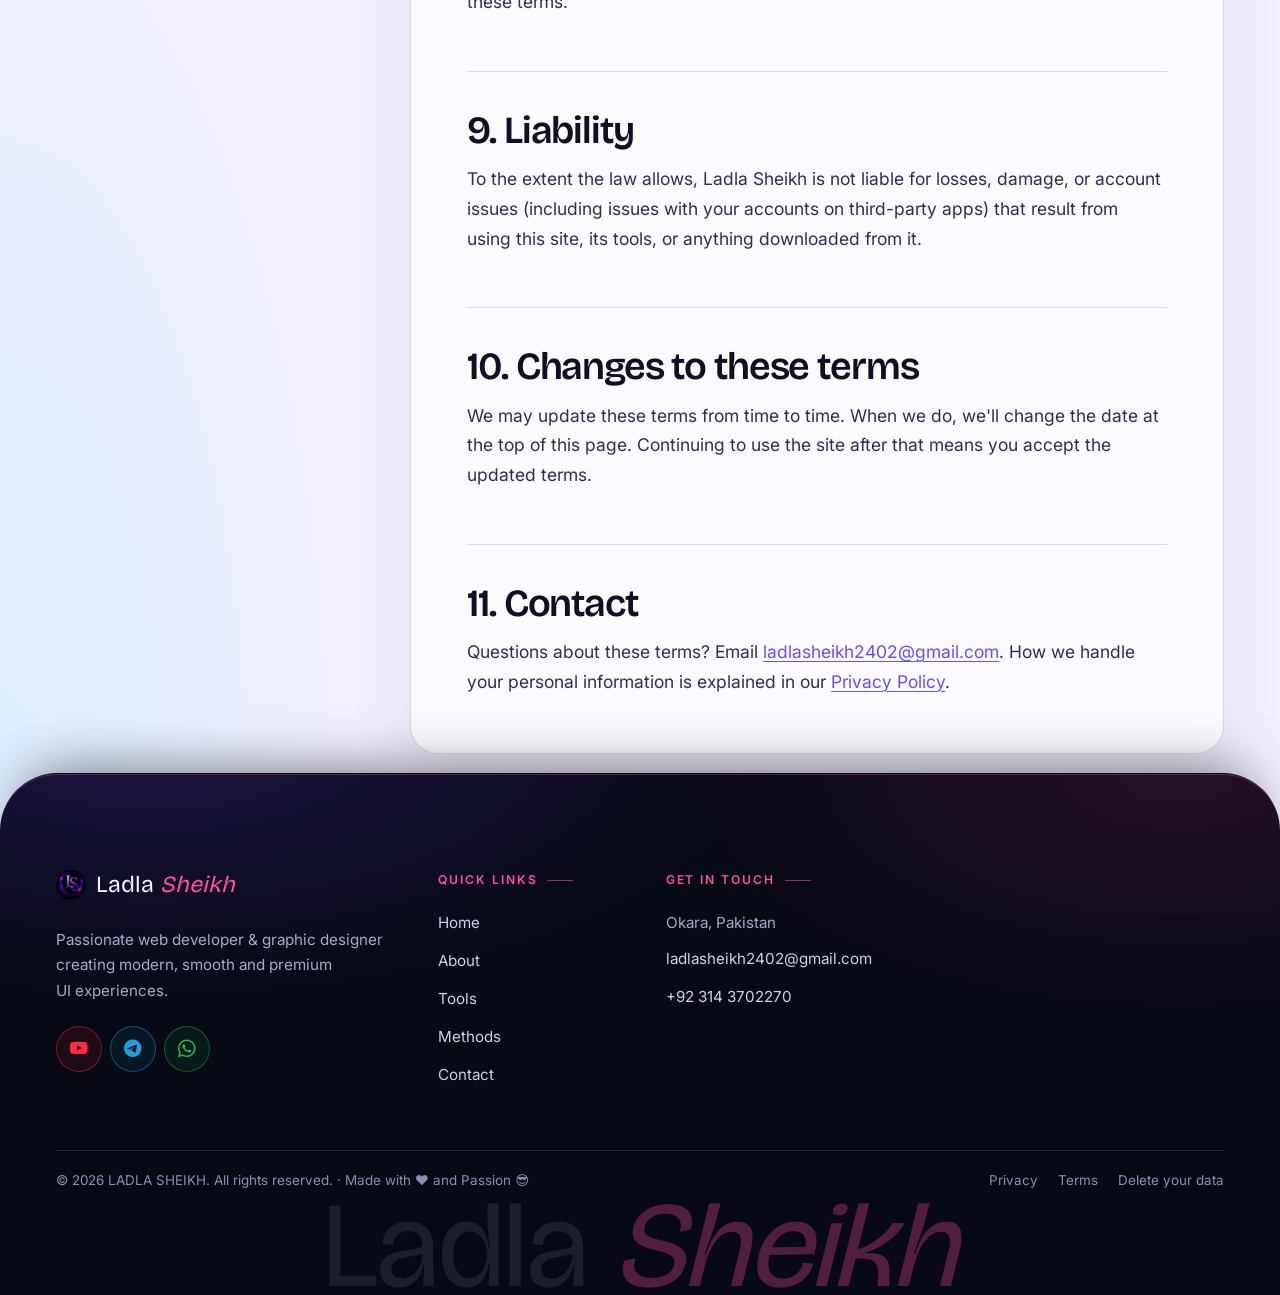
<file: terms-of-service.html>
<!doctype html>
<html lang="en">
  <head>
    <meta charset="utf-8" />
    <meta
      name="viewport"
      content="width=device-width, initial-scale=1, viewport-fit=cover"
    />
    <title>Terms of Service | Ladla Sheikh</title>
    <meta
      name="description"
      content="The terms that apply when you use the Ladla Sheikh website, its tools and its account system."
    />
    <meta name="robots" content="index, follow" />
    <meta name="theme-color" content="#070914" />
    <link
      rel="canonical"
      href="https://ladla-sheikh.vercel.app/terms-of-service.html"
    />

    <link rel="preconnect" href="https://fonts.googleapis.com" />
    <link rel="preconnect" href="https://fonts.gstatic.com" crossorigin />
    <link
      href="https://fonts.googleapis.com/css2?family=Bricolage+Grotesque:opsz,wght@12..96,400..800&family=Inter:wght@400;500;600&display=swap"
      rel="stylesheet"
    />
    <link
      href="https://cdn.jsdelivr.net/npm/bootstrap-icons@1.11.3/font/bootstrap-icons.css"
      rel="stylesheet"
    />

    <link rel="icon" type="image/svg+xml" href="/favicon.svg" />
    <link rel="shortcut icon" href="/favicon.ico" />
    <link rel="apple-touch-icon" sizes="180x180" href="/apple-touch-icon.png" />

    <link href="site.css" rel="stylesheet" />
    <link href="motion.css" rel="stylesheet" />
    <link href="legal.css" rel="stylesheet" />
  </head>
  <body class="legal-page">
    <a class="skip-link" href="#main">Skip to content</a>

    <header class="site-header">
      <a class="brand" href="index.html" aria-label="Ladla Sheikh — home"
        ><img src="images/footer-img.png" width="30" height="30" alt="" /><span
          class="bn"
          >Ladla <em>Sheikh</em></span
        ></a
      >
      <div class="bar-end">
        <a href="index.html" class="btn btn-sm btn-line"
          ><i class="bi bi-arrow-left" aria-hidden="true"></i> Back to site</a
        >
      </div>
    </header>

    <main id="main">
      <section class="legal-hero s-dark" aria-labelledby="legalTitle">
        <i class="lg-spark a" aria-hidden="true">✦</i
        ><i class="lg-spark b" aria-hidden="true">✦</i
        ><i class="lg-spark c" aria-hidden="true">✦</i>
        <div class="wrap">
          <p class="eyebrow">Legal</p>
          <h1 id="legalTitle">Terms of <em>Service</em></h1>
          <p class="legal-updated">
            Last updated: <strong>19 September 2026</strong>
          </p>
          <nav class="legal-tabs" aria-label="Legal pages">
            <a href="privacy-policy.html">Privacy Policy</a
            ><a href="terms-of-service.html" aria-current="page"
              >Terms of Service</a
            ><a href="data-deletion.html">Delete your data</a>
          </nav>
        </div>
      </section>

      <section class="legal-body s-light">
        <div class="wrap legal-grid">
          <aside class="legal-toc" aria-label="On this page">
            <strong>On this page</strong>
            <ol>
              <li><a href="#who-can-use">Who can use this site</a></li>
              <li><a href="#your-account">Your account</a></li>
              <li><a href="#tools">The tools and downloads on this site</a></li>
              <li><a href="#acceptable-use">How you may use the site</a></li>
              <li><a href="#content">Content and ownership</a></li>
              <li><a href="#links">Links to other platforms</a></li>
              <li><a href="#availability">Availability and changes</a></li>
              <li><a href="#ending">Ending your account</a></li>
              <li><a href="#liability">Liability</a></li>
              <li><a href="#changes">Changes to these terms</a></li>
              <li><a href="#contact">Contact</a></li>
            </ol>
          </aside>
          <article class="legal-shell">
            <p>
              <strong>Ladla Sheikh</strong> (<a
                href="https://ladla-sheikh.vercel.app/"
                >ladla-sheikh.vercel.app</a
              >) is a personal tech website by Sheikh Ali Ahmad, sharing
              programming tutorials, tech methods and a collection of free and
              premium tools. Some parts of the site — like unlocking certain
              tools — need an account, made with an email and password or with
              Google or GitHub. By creating an account or using the site, you
              agree to these terms. If you don't agree, please don't use the
              site.
            </p>

            <h2 id="who-can-use">1. Who can use this site</h2>
            <p>
              You should be at least 13 years old to create an account. If
              you're under 18, please only use the site with a parent or
              guardian's permission.
            </p>

            <h2 id="your-account">2. Your account</h2>
            <p>
              You're responsible for keeping your login details safe and for
              anything that happens under your account. Give us real information
              when you sign up, and don't create an account for anyone but
              yourself.
            </p>

            <h2 id="tools">3. The tools and downloads on this site</h2>
            <p>
              Many of the downloads on this site are modified ("mod") or
              unlocked versions of other companies' apps — for example WhatsApp,
              CapCut, KineMaster, Telegram, Snapchat and similar apps. A few
              sections, like the fake-chat and screenshot generators, are
              clearly labelled as being
              <strong>for educational or entertainment purposes only</strong>.
            </p>
            <ul>
              <li>
                These tools are not made, reviewed or supported by the original
                app companies, and using a modified app can go against that
                company's own terms.
              </li>
              <li>
                Downloads are provided as they are, with no guarantee that a
                tool will keep working, stay safe, or stay available — app
                stores and companies regularly block modified apps.
              </li>
              <li>
                You use every tool at your own risk and are responsible for how
                you use it. Don't use any tool — including the ones marked "for
                educational purposes only" — to prank, trick, scare, impersonate
                or harm someone without their knowledge and consent, or to break
                the law.
              </li>
              <li>
                "Premium" or "unlocked" labels describe what the tool offers;
                they don't mean Ladla Sheikh is affiliated with or endorsed by
                the original company.
              </li>
            </ul>

            <h2 id="acceptable-use">4. How you may use the site</h2>
            <p>You agree not to:</p>
            <ul>
              <li>
                use any tool on this site to harm, deceive, stalk or defraud
                another person;
              </li>
              <li>
                try to get into accounts, systems or data that aren't yours;
              </li>
              <li>
                disrupt the site, for example with automated attacks or
                excessive requests;
              </li>
              <li>
                resell, relabel or redistribute the site's tools or content as
                your own.
              </li>
            </ul>

            <h2 id="content">5. Content and ownership</h2>
            <p>
              The site's own design, text, videos, branding and original tools
              belong to Ladla Sheikh. Third-party app names, logos and
              trademarks mentioned on the site (like WhatsApp, Instagram,
              CapCut, Adobe or Netflix) belong to their respective owners and
              are used only to describe what a tool does.
            </p>

            <h2 id="links">6. Links to other platforms</h2>
            <p>
              The site links to external platforms — YouTube, WhatsApp,
              Telegram, GitHub releases and others — for downloads and to follow
              Ladla Sheikh's content. Those platforms have their own terms and
              privacy practices, which this site doesn't control.
            </p>

            <h2 id="availability">7. Availability and changes</h2>
            <p>
              The site, its tools and downloads are provided as they are. We try
              to keep everything working, but can't promise the site will always
              be available, error-free, or that any specific tool will keep
              working. We may change, pause, rename, or remove tools, pages or
              features at any time, including anything currently marked "Coming
              Soon."
            </p>

            <h2 id="ending">8. Ending your account</h2>
            <p>
              You can stop using the site at any time and ask us to delete your
              account and data (see
              <a href="data-deletion.html">how to delete your data</a>). We may
              suspend or close accounts that break these terms.
            </p>

            <h2 id="liability">9. Liability</h2>
            <p>
              To the extent the law allows, Ladla Sheikh is not liable for
              losses, damage, or account issues (including issues with your
              accounts on third-party apps) that result from using this site,
              its tools, or anything downloaded from it.
            </p>

            <h2 id="changes">10. Changes to these terms</h2>
            <p>
              We may update these terms from time to time. When we do, we'll
              change the date at the top of this page. Continuing to use the
              site after that means you accept the updated terms.
            </p>

            <h2 id="contact">11. Contact</h2>
            <p>
              Questions about these terms? Email
              <a href="mailto:ladlasheikh2402@gmail.com"
                >ladlasheikh2402@gmail.com</a
              >. How we handle your personal information is explained in our
              <a href="privacy-policy.html">Privacy Policy</a>.
            </p>
          </article>
        </div>
      </section>
    </main>

    <footer class="site-footer">
      <div class="wrap">
        <div class="footer-top">
          <div class="footer-brand">
            <a class="brand" href="index.html"
              ><img
                src="images/footer-img.png"
                width="30"
                height="30"
                loading="lazy"
                alt=""
              /><span>Ladla <em>Sheikh</em></span></a
            >
            <p>
              Passionate web developer &amp; graphic designer creating modern,
              smooth and premium UI experiences.
            </p>
            <div class="soc">
              <a
                href="https://www.youtube.com/@ladla.sheikh.2402"
                aria-label="YouTube"
                rel="noopener"
                ><i class="bi bi-youtube"></i
              ></a>
              <a
                href="https://t.me/+94FrpOJan0plZGQ0"
                aria-label="Telegram"
                rel="noopener"
                ><i class="bi bi-telegram"></i
              ></a>
              <a
                href="https://whatsapp.com/channel/0029Vao1lnR1nozDF8jBNh3B"
                aria-label="WhatsApp channel"
                rel="noopener"
                ><i class="bi bi-whatsapp"></i
              ></a>
            </div>
          </div>
          <div class="footer-col">
            <h4>Quick Links</h4>
            <ul>
              <li><a href="index.html#home">Home</a></li>
              <li><a href="index.html#about-me">About</a></li>
              <li><a href="index.html#my-tools">Tools</a></li>
              <li><a href="index.html#my-projects">Methods</a></li>
              <li><a href="index.html#contact-me">Contact</a></li>
            </ul>
          </div>
          <div class="footer-col">
            <h4>Get In Touch</h4>
            <ul>
              <li>Okara, Pakistan</li>
              <li>
                <a href="mailto:ladlasheikh2402@gmail.com"
                  >ladlasheikh2402@gmail.com</a
                >
              </li>
              <li>
                <a href="https://wa.me/923143702270" rel="noopener"
                  >+92 314 3702270</a
                >
              </li>
            </ul>
          </div>
        </div>
        <div class="footer-bottom">
          <p>
            © 2026 LADLA SHEIKH. All rights reserved. · Made with ❤️ and Passion
            😎
          </p>
          <p class="footer-legal">
            <a href="privacy-policy.html">Privacy</a
            ><a href="terms-of-service.html">Terms</a
            ><a href="data-deletion.html">Delete your data</a>
          </p>
        </div>
      </div>
      <div class="footer-mark" aria-hidden="true">Ladla <em>Sheikh</em></div>
    </footer>

    <script src="motion.js" defer></script>
    <script src="legal.js" defer></script>
  </body>
</html>
</file>
<file: site.css>
/* ═════════════════════════════════════════════════════════════
   LADLA SHEIKH — site.css  v2  "Ivory & Ink"
   Ivory paper sections + ink bands, serif display, emerald/brass accents.
   Hooks for favourites.js / auth-gate.js / site.js are preserved.
   ═════════════════════════════════════════════════════════════ */
:root {
  --paper: #f1f0ff;
  --paper-2: #e7e4fb;
  --ink: #070914;
  --ink-2: #0d1024;
  --ink-3: #161a38;
  --emerald: #6d4aff;
  --emerald-b: #22d3ee;
  --brass: #ff4fa3;
  --brass-d: #b4177a;
  --f-display: "Bricolage Grotesque", "Sora", "Segoe UI", system-ui, sans-serif;
  --f-body: "Inter", system-ui, -apple-system, "Segoe UI", Roboto, sans-serif;
  --r-s: 12px;
  --r-m: 18px;
  --r-l: 28px;
  --ease: cubic-bezier(0.22, 1, 0.36, 1);
  --hdr: 60px;
  --gutter: clamp(18px, 4.4vw, 64px);
  --max: 1240px;
  --sec: clamp(72px, 10vw, 132px);
}
/* section themes (tokens swap, components stay the same) */
.s-light,
.s-sand,
.s-dark {
  background: var(--bg);
  color: var(--fg);
}
.s-light {
  --bg: var(--paper);
  --fg: #0f1024;
  --mut: #55587a;
  --card: #fbfaff;
  --card-2: #f3f0ff;
  --line: rgba(7, 9, 20, 0.13);
  --line-2: rgba(7, 9, 20, 0.26);
  --acc: var(--emerald);
  --acc-ink: var(--emerald);
  --btn-bg: var(--ink);
  --btn-fg: var(--paper);
  --chip-bg: var(--ink);
  --chip-fg: var(--paper);
}
.s-sand {
  --bg: var(--paper-2);
  --fg: #0f1024;
  --mut: #50537a;
  --card: #faf9ff;
  --card-2: #eeebfc;
  --line: rgba(7, 9, 20, 0.14);
  --line-2: rgba(7, 9, 20, 0.28);
  --acc: var(--emerald);
  --acc-ink: var(--emerald);
  --btn-bg: var(--ink);
  --btn-fg: var(--paper);
  --chip-bg: var(--ink);
  --chip-fg: var(--paper);
}
.s-dark {
  --bg: var(--ink);
  --fg: #f1f0ff;
  --mut: #a7a9c9;
  --card: #0f1330;
  --card-2: #181c3c;
  --line: rgba(241, 240, 255, 0.12);
  --line-2: rgba(241, 240, 255, 0.26);
  --acc: var(--brass);
  --acc-ink: #ff8ac6;
  --btn-bg: var(--brass);
  --btn-fg: #0a0620;
  --chip-bg: var(--paper);
  --chip-fg: var(--ink);
}

*,
*::before,
*::after {
  box-sizing: border-box;
}
html {
  scroll-behavior: smooth;
  -webkit-text-size-adjust: 100%;
  scroll-padding-top: 92px;
}
body {
  margin: 0;
  background: var(--ink);
  color: #f1f0ff;
  font: 400 clamp(15px, 0.3vw + 14px, 17px)/1.65 var(--f-body);
  -webkit-font-smoothing: antialiased;
  text-rendering: optimizeLegibility;
  overflow-x: clip;
}
img {
  display: block;
  max-width: 100%;
  height: auto;
}
a {
  color: inherit;
  text-decoration: none;
}
button,
input,
textarea {
  font: inherit;
  color: inherit;
}
button {
  cursor: pointer;
}
ul,
dl,
dd {
  margin: 0;
  padding: 0;
  list-style: none;
}
h1,
h2,
h3,
h4,
p {
  margin: 0;
}
h1,
h2,
h3 {
  font-family: var(--f-display);
  font-weight: 600;
  letter-spacing: -0.01em;
  line-height: 1;
  text-wrap: balance;
}
p {
  text-wrap: pretty;
}
em {
  font-style: italic;
}
::selection {
  background: var(--brass);
  color: #0a0620;
}
:focus-visible {
  outline: 2px solid var(--acc-ink, var(--brass));
  outline-offset: 3px;
  border-radius: 6px;
}
[hidden] {
  display: none !important;
}
.sr-only {
  position: absolute;
  width: 1px;
  height: 1px;
  overflow: hidden;
  clip: rect(0 0 0 0);
  white-space: nowrap;
}
.skip-link {
  position: fixed;
  left: 12px;
  top: -60px;
  z-index: 3000;
  background: #fff;
  color: #000;
  padding: 10px 16px;
  border-radius: var(--r-s);
  font-weight: 600;
  transition: top 0.2s var(--ease);
}
.skip-link:focus {
  top: 12px;
}
.wrap {
  width: 100%;
  max-width: calc(var(--max) + var(--gutter) * 2);
  margin-inline: auto;
  padding-inline: var(--gutter);
}
.eyebrow {
  font-size: 0.74rem;
  font-weight: 600;
  letter-spacing: 0.18em;
  text-transform: uppercase;
  color: var(--acc-ink);
}

/* buttons */
.btn {
  display: inline-flex;
  align-items: center;
  justify-content: center;
  gap: 9px;
  min-height: 48px;
  padding: 0 24px;
  border-radius: 999px;
  border: 1px solid transparent;
  font-weight: 600;
  font-size: 0.94rem;
  line-height: 1;
  white-space: nowrap;
  transition:
    background 0.25s var(--ease),
    color 0.25s,
    border-color 0.25s,
    transform 0.25s var(--ease);
}
.btn i {
  transition: transform 0.25s var(--ease);
}
.btn:hover i.bi-arrow-right,
.btn:hover i.bi-arrow-up-right {
  transform: translateX(3px);
}
.btn:active {
  transform: scale(0.98);
}
.btn-primary {
  background: var(--btn-bg, var(--brass));
  color: var(--btn-fg, #0a0620);
}
.btn-primary:hover {
  transform: translateY(-2px);
  filter: brightness(1.08);
}
.btn-line {
  border-color: var(--line-2, rgba(255, 255, 255, 0.3));
  color: inherit;
  background: transparent;
}
.btn-line:hover {
  background: color-mix(in srgb, currentColor 8%, transparent);
  border-color: currentColor;
}
.btn-sm {
  min-height: 40px;
  padding: 0 18px;
  font-size: 0.86rem;
}

/* ═══ HEADER — floating ink pill ═══ */
.site-header {
  position: fixed;
  z-index: 900;
  top: 12px;
  left: 50%;
  translate: -50% 0;
  width: min(1120px, calc(100% - var(--gutter) * 2));
  height: var(--hdr);
  padding: 0 8px 0 18px;
  display: flex;
  align-items: center;
  gap: 18px;
  border-radius: 999px;
  background: rgba(7, 9, 20, 0.8);
  -webkit-backdrop-filter: blur(16px) saturate(150%);
  backdrop-filter: blur(16px) saturate(150%);
  border: 1px solid rgba(241, 240, 255, 0.14);
  color: #f1f0ff;
  box-shadow: 0 10px 40px rgba(0, 0, 0, 0.18);
  transition:
    background 0.3s,
    box-shadow 0.3s;
}
.brand {
  display: inline-flex;
  align-items: center;
  gap: 10px;
  font-family: var(--f-display);
  font-size: 1.45rem;
  line-height: 1;
  letter-spacing: 0;
}
.brand img {
  width: 30px;
  height: 30px;
  border-radius: 50%;
  object-fit: cover;
}
.brand em {
  color: var(--brass);
}
.primary {
  margin-inline: auto;
}
.navbar-nav {
  display: flex;
  gap: 2px;
}
.navbar-nav .nav-btn {
  display: block;
  padding: 9px 16px;
  font-size: 0.9rem;
  font-weight: 500;
  color: #b7b9d8;
  border-radius: 999px;
  transition:
    color 0.2s,
    background 0.25s;
}
.navbar-nav .nav-btn:hover {
  color: #fff;
}
.navbar-nav {
  position: relative;
}
.navbar-nav .nav-btn {
  position: relative;
  z-index: 1;
}
.navbar-nav .nav-btn.is-active {
  color: #fff;
}
.nav-pill {
  position: absolute;
  z-index: 0;
  top: 0;
  left: 0;
  height: 100%;
  width: var(--w, 0);
  transform: translateX(var(--x, 0));
  background: rgba(241, 240, 255, 0.13);
  border-radius: 999px;
  opacity: 0;
  pointer-events: none;
  transition:
    transform 0.5s var(--ease),
    width 0.5s var(--ease),
    opacity 0.3s;
}
.nav-pill.on {
  opacity: 1;
}
.bar-end {
  display: flex;
  align-items: center;
  gap: 8px;
}
.nav-signin-list {
  display: flex;
}
.nav-signin-item {
  position: relative;
}
.nav-signin-item-relative {
  position: relative;
}
.signin-nav-btn {
  white-space: nowrap;
  display: inline-flex;
  align-items: center;
  gap: 8px;
  min-height: 42px;
  padding: 0 16px;
  border-radius: 999px;
  border: 1px solid rgba(241, 240, 255, 0.24);
  font-size: 0.86rem;
  font-weight: 600;
  transition:
    background 0.2s,
    border-color 0.2s;
}
.signin-nav-btn:hover {
  background: rgba(241, 240, 255, 0.08);
  border-color: rgba(241, 240, 255, 0.5);
}
.signin-nav-btn.signin-nav-btn-premium {
  padding-left: 5px;
  border-color: rgba(255, 79, 163, 0.6);
  background: rgba(255, 79, 163, 0.12);
}
.signin-nav-arrow {
  font-size: 0.9rem;
  opacity: 0.8;
}
.nav-btn-avatar {
  width: 32px;
  height: 32px;
  border-radius: 50%;
  overflow: hidden;
  display: inline-grid;
  place-items: center;
  background: var(--brass);
  color: #0a0620;
  font-size: 0.8rem;
  font-weight: 700;
  flex: none;
}
.nav-btn-avatar img {
  width: 100%;
  height: 100%;
  object-fit: cover;
}
.nav-btn-avatar-initial {
  display: none;
  place-items: center;
  width: 100%;
  height: 100%;
}
.aw-btn {
  width: 42px;
  height: 42px;
  border-radius: 50%;
  border: 1px solid rgba(241, 240, 255, 0.24);
  background: transparent;
  display: grid;
  place-items: center;
  color: #b7b9d8;
  padding: 0;
  transition:
    color 0.2s,
    border-color 0.2s,
    background 0.2s;
}
.aw-btn:hover {
  color: #fff;
  border-color: rgba(241, 240, 255, 0.5);
}
.aw-btn.playing {
  color: var(--brass);
  border-color: rgba(255, 79, 163, 0.6);
  background: rgba(255, 79, 163, 0.12);
}
.cta-contact {
  background: var(--paper);
  color: var(--ink);
}
.cta-contact:hover {
  background: #fff;
  transform: translateY(-1px);
}
.menu-btn {
  display: none;
  width: 44px;
  height: 44px;
  border-radius: 50%;
  border: 1px solid rgba(241, 240, 255, 0.24);
  background: transparent;
  position: relative;
}
.menu-btn span {
  position: absolute;
  left: 13px;
  right: 13px;
  height: 2px;
  background: #f1f0ff;
  border-radius: 2px;
  transition:
    transform 0.3s var(--ease),
    opacity 0.2s;
}
.menu-btn span:nth-child(1) {
  top: 16px;
}
.menu-btn span:nth-child(2) {
  top: 21px;
}
.menu-btn span:nth-child(3) {
  top: 26px;
}
.menu-open .menu-btn span:nth-child(1) {
  transform: translateY(5px) rotate(45deg);
}
.menu-open .menu-btn span:nth-child(2) {
  opacity: 0;
}
.menu-open .menu-btn span:nth-child(3) {
  transform: translateY(-5px) rotate(-45deg);
}

/* profile dropdown (markup from auth-gate.js) */
.nav-profile-panel {
  position: absolute;
  right: 0;
  top: calc(100% + 14px);
  width: 272px;
  padding: 8px;
  background: #0f1330;
  color: #f1f0ff;
  border: 1px solid rgba(241, 240, 255, 0.16);
  border-radius: var(--r-m);
  box-shadow: 0 24px 60px rgba(0, 0, 0, 0.5);
  opacity: 0;
  visibility: hidden;
  transform: translateY(-6px);
  transition:
    opacity 0.2s,
    transform 0.25s var(--ease),
    visibility 0.2s;
  z-index: 5;
}
.nav-profile-panel.open {
  opacity: 1;
  visibility: visible;
  transform: none;
}
.npp-header {
  display: flex;
  align-items: center;
  gap: 12px;
  padding: 10px;
  border-bottom: 1px solid rgba(241, 240, 255, 0.12);
  margin-bottom: 6px;
}
.npp-avatar,
.npp-initial {
  width: 40px;
  height: 40px;
  border-radius: 50%;
  object-fit: cover;
  background: var(--brass);
  color: #0a0620;
  place-items: center;
  font-weight: 700;
  flex: none;
}
.npp-info {
  min-width: 0;
}
.npp-name {
  font-weight: 600;
  font-size: 0.92rem;
  white-space: nowrap;
  overflow: hidden;
  text-overflow: ellipsis;
}
.npp-email {
  font-size: 0.78rem;
  color: #a7a9c9;
  white-space: nowrap;
  overflow: hidden;
  text-overflow: ellipsis;
}
.npp-link,
.npp-signout {
  display: flex;
  align-items: center;
  gap: 10px;
  width: 100%;
  padding: 10px;
  border: 0;
  background: none;
  border-radius: var(--r-s);
  font-size: 0.9rem;
  text-align: left;
  transition: background 0.2s;
}
.npp-link:hover,
.npp-signout:hover,
.npp-sub-link:hover {
  background: rgba(241, 240, 255, 0.08);
}
.npp-fav-chevron {
  margin-left: auto;
  transition: transform 0.25s var(--ease);
  font-size: 0.75rem;
}
.npp-fav-group.open .npp-fav-chevron {
  transform: rotate(180deg);
}
.npp-fav-submenu {
  max-height: 0;
  overflow: hidden;
  transition: max-height 0.3s var(--ease);
}
.npp-fav-group.open .npp-fav-submenu {
  max-height: 120px;
}
.npp-sub-link {
  display: flex;
  align-items: center;
  gap: 10px;
  padding: 9px 10px 9px 34px;
  border-radius: var(--r-s);
  font-size: 0.88rem;
  color: #a7a9c9;
}
.npp-signout {
  color: #f8a5a5;
}

/* mobile menu */
.mobile-menu {
  position: fixed;
  inset: 0;
  z-index: 800;
  background: var(--ink);
  color: #f1f0ff;
  padding: calc(var(--hdr) + 44px) var(--gutter) 32px;
  display: flex;
  flex-direction: column;
  opacity: 0;
  visibility: hidden;
  transform: translateY(-14px);
  transition:
    opacity 0.3s var(--ease),
    transform 0.45s var(--ease),
    visibility 0.3s;
  overflow-y: auto;
}
.menu-open .mobile-menu {
  opacity: 1;
  visibility: visible;
  transform: none;
}
.mobile-menu li a {
  display: flex;
  align-items: center;
  justify-content: space-between;
  padding: 12px 0;
  border-bottom: 1px solid rgba(241, 240, 255, 0.12);
  font-family: var(--f-display);
  font-size: clamp(2.6rem, 12vw, 4rem);
  line-height: 1.05;
  min-height: 64px;
}
.mobile-menu li a.is-active {
  color: var(--brass);
  font-style: italic;
}
.mm-foot {
  margin-top: auto;
  padding-top: 28px;
  display: grid;
  gap: 16px;
}
.mm-foot p {
  color: #a7a9c9;
  font-size: 0.9rem;
}
.mm-row {
  display: flex;
  align-items: center;
  justify-content: space-between;
  gap: 16px;
}
.mm-foot .aw-btn {
  width: 44px;
  height: 44px;
}
.menu-open {
  overflow: hidden;
}
.soc {
  display: flex;
  gap: 8px;
  flex-wrap: wrap;
}
.soc a {
  width: 46px;
  height: 46px;
  display: grid;
  place-items: center;
  border-radius: 50%;
  border: 1px solid var(--line-2, rgba(241, 240, 255, 0.3));
  transition:
    background 0.25s,
    color 0.25s,
    border-color 0.25s,
    transform 0.25s var(--ease);
}
.soc a:hover {
  background: var(--fg, #f1f0ff);
  color: var(--bg, var(--ink));
  border-color: var(--fg, #f1f0ff);
  transform: translateY(-2px);
}

@media (max-width: 960px) {
  .primary,
  .cta-contact {
    display: none;
  }
  .menu-btn {
    display: block;
  }
  .bar-end {
    margin-left: auto;
  }
}
@media (max-width: 380px) {
  .brand span.bn {
    display: none;
  }
}
@media (max-width: 560px) {
  .signin-nav-btn {
    padding: 0 14px;
  }
  .site-header {
    gap: 10px;
    padding-left: 12px;
  }
}

/* ═══ SPLASH — arch draw + curtain lift (~2.4s, pure CSS) ═══ */
.splash {
  display: none;
}
.splash-on .splash {
  display: grid;
  place-items: center;
  position: fixed;
  inset: 0;
  z-index: 2000;
  background: var(--ink);
  color: #f1f0ff;
  border-radius: 0 0 50% 50% / 0 0 8vw 8vw;
  will-change: transform;
  animation:
    spCurtain 0.85s cubic-bezier(0.76, 0, 0.24, 1) 1.7s forwards,
    spFail 0s linear 3.4s forwards;
}
@keyframes spCurtain {
  to {
    transform: translateY(-104%);
  }
}
@keyframes spFail {
  to {
    visibility: hidden;
    pointer-events: none;
  }
}
.sp-arch {
  position: absolute;
  left: 50%;
  top: 50%;
  width: min(52vw, 280px);
  translate: -50% -50%;
  overflow: visible;
}
.sp-arch path {
  fill: none;
  stroke: var(--brass);
  stroke-width: 1.2;
  stroke-dasharray: 1;
  stroke-dashoffset: 1;
  animation: spDraw 1.2s cubic-bezier(0.65, 0, 0.35, 1) 0.1s forwards;
  opacity: 0.85;
}
.sp-arch path + path {
  stroke-width: 0.6;
  opacity: 0.45;
  animation-delay: 0.35s;
}
@keyframes spDraw {
  to {
    stroke-dashoffset: 0;
  }
}
.sp-stage {
  position: relative;
  display: grid;
  justify-items: center;
  gap: 18px;
  text-align: center;
  padding: 0 var(--gutter);
  animation: spOut 0.35s ease 1.5s forwards;
}
@keyframes spOut {
  to {
    opacity: 0;
    transform: translateY(-10px);
  }
}
.sp-word {
  display: grid;
  font-family: var(--f-display);
  font-size: clamp(3.4rem, 15vw, 8.4rem);
  line-height: 0.86;
}
.sp-row {
  display: block;
  overflow: hidden;
  padding: 0.06em 0.04em 0.1em;
}
.sp-row span {
  display: block;
  transform: translateY(112%);
  animation: spRise 0.9s var(--ease) 0.55s forwards;
}
.sp-row.r2 span {
  font-style: italic;
  color: var(--brass);
  animation-delay: 0.72s;
}
@keyframes spRise {
  to {
    transform: none;
  }
}
.sp-sub {
  font-size: clamp(0.64rem, 1.5vw, 0.8rem);
  letter-spacing: 0.3em;
  text-transform: uppercase;
  color: #a7a9c9;
  opacity: 0;
  animation: spFade 0.6s ease 1.15s forwards;
}
@keyframes spFade {
  to {
    opacity: 1;
  }
}
.sp-skip {
  position: absolute;
  right: var(--gutter);
  bottom: clamp(20px, 5vh, 40px);
  min-height: 40px;
  padding: 0 18px;
  border-radius: 999px;
  border: 1px solid rgba(241, 240, 255, 0.26);
  background: none;
  color: #a7a9c9;
  font-size: 0.8rem;
  opacity: 0;
  animation: spFade 0.4s ease 0.5s forwards;
  transition:
    color 0.2s,
    border-color 0.2s;
}
.sp-skip:hover {
  color: #fff;
  border-color: rgba(241, 240, 255, 0.6);
}
.splash.is-skipping {
  animation-delay: 0s, 3.4s;
  animation-duration: 0.6s, 0s;
}
.splash.is-skipping .sp-stage {
  animation-delay: 0s;
  animation-duration: 0.15s;
}

/* ═══ HERO (ink) ═══ */
.hero {
  --d: 0.05s;
  position: relative;
  overflow: clip;
  isolation: isolate;
  padding: calc(var(--hdr) + 30px) 0 0;
  min-height: 100svh;
  display: flex;
  flex-direction: column;
}
.splash-on .hero {
  --d: 1.95s;
}
.hero::before {
  content: "";
  position: absolute;
  z-index: -1;
  right: -12%;
  top: 8%;
  width: min(900px, 90vw);
  aspect-ratio: 1;
  background: radial-gradient(
    closest-side,
    rgba(109, 74, 255, 0.38),
    transparent
  );
  pointer-events: none;
}
.hero-grid {
  flex: 1;
  display: grid;
  grid-template-columns: minmax(0, 7fr) minmax(0, 5fr);
  grid-template-areas: "head art" "body art";
  grid-template-rows: auto 1fr;
  column-gap: clamp(20px, 4vw, 64px);
  align-items: start;
}
.hero-head {
  grid-area: head;
}
.hero-body {
  grid-area: body;
  align-self: start;
  padding-bottom: clamp(24px, 4vh, 48px);
}
.hero-art {
  grid-area: art;
  position: relative;
  align-self: end;
  justify-self: center;
  width: min(100%, 540px);
  aspect-ratio: 4 / 5.3;
}
.hero-welcome {
  display: flex;
  align-items: center;
  gap: 14px;
  color: var(--brass);
  font-size: 0.76rem;
  font-weight: 600;
  letter-spacing: 0.2em;
  text-transform: uppercase;
}
.hero-welcome::before {
  content: "";
  width: 38px;
  height: 1px;
  background: var(--brass);
}
.hero-name {
  margin-top: clamp(14px, 2.4vh, 26px);
  font-size: clamp(4.4rem, min(12.6vw, 16svh), 11.5rem);
  line-height: 0.84;
  letter-spacing: -0.025em;
}
.hero-name .w {
  display: block;
  overflow: hidden;
  padding: 0.04em 0.06em 0.1em;
  margin-left: -0.06em;
}
.hero-name .w span {
  display: block;
  transform: translateY(108%);
  animation: spRise 1.05s var(--ease) var(--d) forwards;
}
.hero-name .w2 span {
  font-style: italic;
  color: var(--brass);
  animation-delay: calc(var(--d) + 0.12s);
  padding-left: 0.55em;
}
.hero-role {
  margin-top: clamp(14px, 2.2vh, 26px);
  display: flex;
  flex-wrap: wrap;
  align-items: baseline;
  gap: 6px 14px;
  color: #cfd1ea;
}
.hero-role {
  align-items: baseline;
  gap: 4px 14px;
  min-height: 2.6rem;
}
.hero-role b {
  font-family: var(--f-display);
  font-style: normal;
  font-weight: 600;
  font-size: clamp(1.7rem, 3vw, 2.4rem);
  color: #f1f0ff;
}
.typed-wrap {
  display: inline-flex;
  align-items: baseline;
}
.typed {
  font-family: var(--f-display);
  font-size: clamp(1.7rem, 3vw, 2.4rem);
  color: var(--brass);
  line-height: 1.1;
}
.caret {
  width: 2px;
  height: 1.6rem;
  margin-left: 4px;
  background: var(--brass);
  transform: translateY(4px);
  animation: blink 1s steps(1) infinite;
}
@keyframes blink {
  50% {
    opacity: 0;
  }
}
.hero-body p.hero-desc {
  margin-top: 4px;
  color: #a7a9c9;
  max-width: 46ch;
}
.hero-from {
  margin-top: 10px;
  font-family: var(--f-display);
  font-style: normal;
  font-size: 1.25rem;
  color: #ff8ac6;
}
.hero-ctas {
  margin-top: clamp(16px, 2.6vh, 26px);
  display: flex;
  flex-wrap: wrap;
  gap: 12px;
  align-items: center;
}
.hero-body .soc {
  margin-top: clamp(14px, 2.2vh, 22px);
  --line-2: rgba(241, 240, 255, 0.28);
  --fg: #f1f0ff;
  --bg: var(--ink);
}
.hero-arch {
  position: absolute;
  inset: 9% 4% 0 4%;
  border-radius: 999px 999px 0 0;
  background: linear-gradient(180deg, #5636e0 0%, #1a1650 60%, #0d1030 100%);
  border: 1px solid rgba(255, 79, 163, 0.45);
  overflow: hidden;
}
.hero-arch::after {
  content: "";
  position: absolute;
  inset: 14px 14px 0;
  border-radius: 999px 999px 0 0;
  border: 1px solid rgba(255, 79, 163, 0.28);
  border-bottom: 0;
}
.hero-photo {
  position: absolute;
  left: 50%;
  bottom: 0;
  translate: -50% 0;
  height: 100%;
  max-width: 128%;
  width: auto;
  object-fit: contain;
  object-position: center bottom;
  z-index: 2;
  pointer-events: none;
}
.hero-art > * {
  opacity: 0;
  animation: heroIn 1s var(--ease) calc(var(--d) + 0.25s) forwards;
}

@keyframes heroIn {
  from {
    opacity: 0;
    transform: translateY(26px);
  }
  to {
    opacity: 1;
    transform: none;
  }
}
.hero-welcome,
.hero-role,
.hero-body > *,
.hero-strip {
  opacity: 0;
  animation: heroIn 0.8s var(--ease) calc(var(--d) + 0.5s) forwards;
}
.hero-role {
  animation-delay: calc(var(--d) + 0.6s);
}
.hero-body > * {
  animation-delay: calc(var(--d) + 0.72s);
}
.hero-strip {
  animation-delay: calc(var(--d) + 0.9s);
}
.hero-strip {
  border-top: 1px solid rgba(241, 240, 255, 0.14);
  padding: 18px 0;
  margin-top: auto;
  overflow: hidden;
  -webkit-mask-image: linear-gradient(
    90deg,
    transparent,
    #000 8%,
    #000 92%,
    transparent
  );
  mask-image: linear-gradient(
    90deg,
    transparent,
    #000 8%,
    #000 92%,
    transparent
  );
}
.marq {
  display: flex;
  width: max-content;
  animation: marq 34s linear infinite;
}
.hero-strip:hover .marq {
  animation-play-state: paused;
}
.marq ul {
  display: flex;
  flex: none;
  font-family: var(--f-display);
  font-size: clamp(1.3rem, 2.4vw, 2rem);
  color: #cfd1ea;
  white-space: nowrap;
}
.marq li {
  padding-right: clamp(34px, 5vw, 70px);
}
@keyframes marq {
  to {
    transform: translateX(-50%);
  }
}
.hero-strip li + li::before {
  content: none;
}
.hero-strip li i {
  color: var(--brass);
  font-style: normal;
  margin-right: 10px;
  font-size: 0.6em;
  vertical-align: middle;
}

@media (max-width: 900px) {
  .hero {
    padding-top: calc(var(--hdr) + 40px);
  }
  .hb-fade {
    background:
      radial-gradient(
        ellipse 80% 50% at 50% 60%,
        rgba(109, 74, 255, 0.38),
        transparent 70%
      ),
      linear-gradient(
        180deg,
        rgba(7, 9, 20, 0.88),
        rgba(7, 9, 20, 0.55) 45%,
        #070914 100%
      );
  }
  .hero-grid {
    grid-template-columns: 1fr;
    grid-template-areas: "head" "art" "body";
    grid-template-rows: auto;
  }
  .hero-art {
    width: min(86%, 420px);
    margin-top: 18px;
  }
  .hero-name {
    font-size: clamp(4.2rem, 24vw, 9rem);
  }
  .hero-body {
    padding-top: 30px;
  }
}

/* ═══ SECTIONS (shared) ═══ */
.page-section {
  position: relative;
  padding-block: var(--sec);
}
.sec-head {
  max-width: 780px;
  margin-bottom: clamp(30px, 4vw, 52px);
}
.sec-head h2 {
  font-size: clamp(3rem, 7.2vw, 6.2rem);
  line-height: 0.92;
  margin-top: 16px;
}
.sec-head h2 em {
  color: var(--acc-ink);
}
.sec-head p {
  margin-top: 18px;
  color: var(--mut);
  font-size: clamp(1rem, 1.2vw, 1.14rem);
  max-width: 54ch;
}

/* ═══ ABOUT ═══ */
.about-grid {
  display: grid;
  grid-template-columns: minmax(0, 5fr) minmax(0, 7fr);
  gap: clamp(32px, 7vw, 110px);
  align-items: start;
}
.about-photo {
  position: sticky;
  top: 104px;
  border-radius: 999px 999px var(--r-l) var(--r-l);
  overflow: hidden;
  background: var(--card-2);
  aspect-ratio: 4 / 5.2;
  border: 1px solid var(--line);
}
.about-photo img {
  width: 100%;
  height: 100%;
  object-fit: cover;
  object-position: center 18%;
}
.about-photo .badge {
  position: absolute;
  left: 50%;
  bottom: 18px;
  translate: -50% 0;
  white-space: nowrap;
  display: inline-flex;
  align-items: center;
  gap: 8px;
  padding: 9px 16px;
  border-radius: 999px;
  background: rgba(7, 9, 20, 0.86);
  color: #f1f0ff;
  font-size: 0.8rem;
  font-weight: 600;
  -webkit-backdrop-filter: blur(8px);
  backdrop-filter: blur(8px);
}
.about-photo .badge i {
  color: var(--brass);
}
.about-role {
  margin-top: 26px;
  font-size: 0.78rem;
  font-weight: 600;
  letter-spacing: 0.16em;
  text-transform: uppercase;
  color: var(--acc-ink);
}
.about-copy h3 {
  margin-top: 8px;
  font-size: clamp(2.4rem, 5vw, 4rem);
}
.about-copy h3 em {
  color: var(--acc-ink);
}
.about-copy > p {
  margin-top: 20px;
  color: var(--mut);
  max-width: 56ch;
}
.about-copy > p b {
  color: var(--fg);
  font-weight: 600;
}
.stats {
  margin-top: clamp(28px, 4vw, 44px);
  display: grid;
  grid-template-columns: repeat(3, 1fr);
  border-top: 1px solid var(--line-2);
}
.stats li {
  padding: 22px 18px 0 0;
}
.stats li + li {
  padding-left: 18px;
  border-left: 1px solid var(--line);
}
.stats strong {
  display: block;
  font-family: var(--f-display);
  font-weight: 600;
  font-size: clamp(1.7rem, 3vw, 2.6rem);
  line-height: 1.02;
  text-wrap: balance;
}
.stats span {
  display: block;
  margin-top: 6px;
  color: var(--mut);
  font-size: 0.86rem;
}
.info {
  margin-top: clamp(24px, 3vw, 36px);
  border-top: 1px solid var(--line);
}
.info div {
  display: grid;
  grid-template-columns: 110px 1fr;
  gap: 12px;
  padding: 13px 0;
  border-bottom: 1px solid var(--line);
  font-size: 0.95rem;
}
.info dt {
  color: var(--mut);
}
.info dd {
  overflow-wrap: anywhere;
}
.info a:hover {
  color: var(--acc-ink);
}
.about-cta {
  margin-top: 32px;
  display: flex;
  flex-wrap: wrap;
  gap: 16px;
  align-items: center;
}
@media (max-width: 860px) {
  .about-grid {
    grid-template-columns: 1fr;
  }
  .about-photo {
    position: relative;
    top: 0;
    max-width: 420px;
  }
}
@media (max-width: 520px) {
  .stats {
    grid-template-columns: 1fr;
  }
  .stats li,
  .stats li + li {
    padding: 16px 0;
    border-left: 0;
    border-bottom: 1px solid var(--line);
  }
  .info div {
    grid-template-columns: 1fr;
    gap: 2px;
  }
}

/* ═══ TOOLBAR ═══ */
.section-search-wrap {
  display: flex;
  flex-wrap: wrap;
  align-items: center;
  gap: 12px;
}
.section-search {
  position: relative;
  flex: 1 1 280px;
  max-width: 480px;
}
.section-search i {
  position: absolute;
  left: 18px;
  top: 50%;
  translate: 0 -50%;
  color: var(--mut);
  pointer-events: none;
}
.section-search input {
  width: 100%;
  height: 52px;
  padding: 0 20px 0 48px;
  border-radius: 999px;
  background: var(--card);
  border: 1px solid var(--line-2);
  outline: 0;
  transition:
    border-color 0.2s,
    box-shadow 0.2s;
}
.section-search input::placeholder {
  color: var(--mut);
}
.section-search input:focus {
  border-color: var(--acc);
  box-shadow: 0 0 0 3px color-mix(in srgb, var(--acc) 22%, transparent);
}
.tools-fav-filter {
  display: inline-flex;
  align-items: center;
  gap: 8px;
  height: 52px;
  padding: 0 20px;
  border-radius: 999px;
  border: 1px solid var(--line-2);
  background: transparent;
  font-size: 0.9rem;
  font-weight: 500;
  transition:
    background 0.2s,
    color 0.2s,
    border-color 0.2s;
}
.tools-fav-filter:hover {
  border-color: var(--fg);
}
.tools-fav-filter.active {
  background: var(--chip-bg);
  color: var(--chip-fg);
  border-color: var(--chip-bg);
}
.section-search-empty {
  display: none;
  flex-basis: 100%;
  padding: 16px 0 4px;
  color: var(--mut);
}
.section-search-empty.active {
  display: block;
}
.filter-row {
  display: flex;
  flex-wrap: wrap;
  align-items: center;
  gap: 8px;
  margin-top: 16px;
}
.chip {
  height: 40px;
  padding: 0 18px;
  border-radius: 999px;
  background: transparent;
  border: 1px solid var(--line-2);
  color: var(--mut);
  font-size: 0.86rem;
  font-weight: 500;
  transition:
    color 0.2s,
    border-color 0.2s,
    background 0.2s;
}
.chip:hover {
  color: var(--fg);
  border-color: var(--fg);
}
.chip[aria-pressed="true"] {
  background: var(--chip-bg);
  color: var(--chip-fg);
  border-color: var(--chip-bg);
}
.result-count {
  margin-left: auto;
  color: var(--mut);
  font-size: 0.84rem;
}
.notice {
  margin-top: 22px;
  padding: 14px 18px;
  border-left: 2px solid var(--brass);
  background: var(--card);
  border-radius: 0 var(--r-s) var(--r-s) 0;
  color: var(--mut);
  font-size: 0.86rem;
  max-width: 80ch;
}
.notice strong {
  color: var(--fg);
  font-weight: 600;
}
.sec-body {
  margin-top: clamp(28px, 3.4vw, 44px);
}

/* ═══ TOOLS (ink band) ═══ */
.tools-grid {
  display: grid;
  grid-template-columns: repeat(auto-fill, minmax(min(100%, 280px), 1fr));
  gap: 16px;
}
.tool-card-pro {
  position: relative;
  display: flex;
  flex-direction: column;
  padding: 24px;
  background: var(--card);
  border: 1px solid var(--line);
  border-radius: var(--r-l);
  transition:
    border-color 0.3s var(--ease),
    background 0.3s var(--ease),
    transform 0.3s var(--ease);
}
.tool-card-pro:hover {
  border-color: var(--line-2);
  background: var(--card-2);
  transform: translateY(-3px);
}
.tool-card-pro[data-off],
.tool-card-pro[data-more],
.project-card-pro[data-off] {
  display: none !important;
}
.tcp-top {
  display: flex;
  align-items: flex-start;
  justify-content: space-between;
  gap: 10px;
  margin-bottom: 20px;
  height: 62px;
}
.tcp-icon-frame {
  position: relative;
  width: 62px;
  height: 62px;
  flex: none;
}
.tcp-icon-frame img {
  width: 100%;
  height: 100%;
  object-fit: cover;
  border-radius: 16px;
  background: var(--card-2);
}
.tcp-tags {
  display: flex;
  flex-wrap: wrap;
  gap: 6px;
  justify-content: flex-end;
}
.tcp-badge {
  font-size: 0.68rem;
  font-weight: 600;
  letter-spacing: 0.06em;
  text-transform: uppercase;
  padding: 5px 10px;
  border-radius: 999px;
  border: 1px solid var(--line-2);
  color: var(--mut);
  white-space: nowrap;
}
.tcp-badge-prem {
  color: #0a0620;
  background: var(--brass);
  border-color: var(--brass);
}
.tcp-cat {
  font-size: 0.8rem;
  color: var(--mut);
  margin-bottom: 6px;
  white-space: nowrap;
  overflow: hidden;
  text-overflow: ellipsis;
}
.tool-card-pro h3 {
  font-size: 1.7rem;
  line-height: 1.04;
  min-height: 2.08em;
  display: -webkit-box;
  -webkit-line-clamp: 2;
  -webkit-box-orient: vertical;
  overflow: hidden;
}
.tcp-desc {
  margin-top: 12px;
  color: var(--mut);
  font-size: 0.9rem;
  line-height: 1.55;
  display: -webkit-box;
  -webkit-line-clamp: 4;
  -webkit-box-orient: vertical;
  overflow: hidden;
  min-height: 6.2em;
}
.tcp-footer {
  margin-top: auto;
  padding-top: 22px;
}
.tcp-btn,
.ppc-btn {
  display: inline-flex;
  align-items: center;
  justify-content: center;
  gap: 8px;
  width: 100%;
  min-height: 46px;
  padding: 0 16px;
  border-radius: 999px;
  border: 1px solid var(--line-2);
  font-size: 0.9rem;
  font-weight: 600;
  transition:
    background 0.25s,
    color 0.25s,
    border-color 0.25s;
}
a.tcp-btn:hover,
a.ppc-btn:hover {
  background: var(--btn-bg);
  color: var(--btn-fg);
  border-color: var(--btn-bg);
}
.tcp-btn.is-disabled,
.ppc-btn.is-disabled {
  border-style: dashed;
  color: var(--mut);
  cursor: not-allowed;
}
.tcp-fav-btn {
  position: absolute;
  width: 28px;
  height: 28px;
  border-radius: 50%;
  display: grid;
  place-items: center;
  background: var(--bg);
  border: 1px solid var(--line-2);
  color: var(--mut);
  font-size: 0.8rem;
  padding: 0;
  transition:
    color 0.2s,
    border-color 0.2s,
    transform 0.2s var(--ease);
  z-index: 2;
}
.tcp-fav-btn::before {
  content: "";
  position: absolute;
  inset: -8px;
}
.tcp-fav-btn-icon {
  right: -7px;
  bottom: -7px;
}
.tcp-fav-btn-image {
  top: 12px;
  right: 12px;
  width: 36px;
  height: 36px;
  background: rgba(7, 9, 20, 0.7);
  color: #f1f0ff;
  border-color: rgba(241, 240, 255, 0.3);
  -webkit-backdrop-filter: blur(8px);
  backdrop-filter: blur(8px);
}
.tcp-fav-btn:hover {
  color: var(--fg);
  border-color: var(--fg);
  transform: scale(1.08);
}
.tcp-fav-btn.active {
  color: #e5486f;
  border-color: rgba(229, 72, 111, 0.6);
}
.tcp-fav-btn:disabled {
  opacity: 0.6;
  cursor: default;
}
.more-wrap {
  display: flex;
  justify-content: center;
  margin-top: 36px;
}

/* ═══ METHODS (ivory) ═══ */
.projects-grid {
  display: grid;
  grid-template-columns: repeat(auto-fill, minmax(min(100%, 340px), 1fr));
  gap: 20px;
}
.project-card-pro {
  display: flex;
  flex-direction: column;
  background: var(--card);
  border: 1px solid var(--line);
  border-radius: var(--r-l);
  overflow: hidden;
  transition:
    border-color 0.3s var(--ease),
    transform 0.3s var(--ease),
    box-shadow 0.3s;
}
.project-card-pro:hover {
  border-color: var(--line-2);
  transform: translateY(-3px);
  box-shadow: 0 20px 50px rgba(7, 9, 20, 0.08);
}
.ppc-image {
  position: relative;
  aspect-ratio: 16 / 10;
  background: var(--card-2);
  overflow: hidden;
}
.ppc-image > img {
  width: 100%;
  height: 100%;
  object-fit: cover;
  transition: transform 0.7s var(--ease);
}
.project-card-pro:hover .ppc-image > img {
  transform: scale(1.04);
}
.ppc-tag {
  position: absolute;
  left: 12px;
  top: 12px;
  z-index: 1;
  display: inline-flex;
  align-items: center;
  gap: 6px;
  padding: 6px 12px;
  border-radius: 999px;
  background: rgba(7, 9, 20, 0.78);
  color: #f1f0ff;
  font-size: 0.72rem;
  font-weight: 600;
  letter-spacing: 0.05em;
  -webkit-backdrop-filter: blur(8px);
  backdrop-filter: blur(8px);
}
.ppc-body {
  display: flex;
  flex-direction: column;
  flex: 1;
  padding: 24px;
}
.ppc-body h3 {
  font-size: 1.85rem;
  line-height: 1.04;
  margin-top: 2px;
  min-height: 3.12em;
  display: -webkit-box;
  -webkit-line-clamp: 3;
  -webkit-box-orient: vertical;
  overflow: hidden;
}
.ppc-body h3 em {
  color: var(--acc-ink);
}
.ppc-body .ppc-desc {
  margin-top: 12px;
  color: var(--mut);
  font-size: 0.92rem;
  line-height: 1.55;
  display: -webkit-box;
  -webkit-line-clamp: 4;
  -webkit-box-orient: vertical;
  overflow: hidden;
  min-height: 6.2em;
}
.ppc-body .ppc-btn {
  margin-top: auto;
}
.ppc-body .ppc-btn,
.ppc-body .ppc-desc + .ppc-btn {
  margin-top: auto;
}
.ppc-body .ppc-desc {
  margin-bottom: 22px;
}
.ppc-body .tcp-cat {
  margin-bottom: 8px;
}
.ppc-body .ppc-spacer {
  flex: 1;
}

/* ═══ CONTACT (sand) ═══ */
.contact-grid {
  display: grid;
  grid-template-columns: minmax(0, 5fr) minmax(0, 6fr);
  gap: clamp(36px, 7vw, 110px);
  align-items: start;
}
.contact-info h2 {
  font-size: clamp(3rem, 7vw, 6rem);
  line-height: 0.92;
  margin-top: 16px;
}
.contact-info h2 em {
  color: var(--acc-ink);
}
.contact-info > p {
  margin-top: 20px;
  color: var(--mut);
  max-width: 42ch;
}
.contact-list {
  margin-top: 32px;
  border-top: 1px solid var(--line-2);
}
.contact-list li {
  display: grid;
  grid-template-columns: 44px 90px 1fr;
  gap: 12px;
  padding: 16px 0;
  border-bottom: 1px solid var(--line);
  align-items: center;
}
.contact-list i {
  width: 40px;
  height: 40px;
  display: grid;
  place-items: center;
  border-radius: 50%;
  background: var(--card);
  border: 1px solid var(--line);
  color: var(--acc-ink);
}
.contact-list span {
  color: var(--mut);
  font-size: 0.88rem;
}
.contact-list a {
  overflow-wrap: anywhere;
}
.contact-list a:hover {
  color: var(--acc-ink);
}
.connect {
  margin-top: 32px;
  display: grid;
  grid-template-columns: 112px 1fr;
  gap: 20px;
  align-items: center;
  padding: 16px;
  background: var(--card);
  border: 1px solid var(--line);
  border-radius: var(--r-l);
}
.connect img {
  width: 112px;
  height: 112px;
  object-fit: cover;
  border-radius: 20px;
}
.connect h3 {
  font-size: 1.6rem;
}
.connect p {
  margin-top: 6px;
  color: var(--mut);
  font-size: 0.88rem;
}
.connect .soc {
  margin-top: 12px;
}
.connect .soc a {
  width: 40px;
  height: 40px;
}
.form-card {
  padding: clamp(24px, 3.6vw, 44px);
  background: var(--card);
  border: 1px solid var(--line);
  border-radius: var(--r-l);
  box-shadow: 0 30px 70px rgba(7, 9, 20, 0.07);
}
.form-card h3 {
  font-size: clamp(2rem, 3.6vw, 2.8rem);
}
.form-card > p {
  margin-top: 10px;
  color: var(--mut);
  font-size: 0.94rem;
}
.form-grid {
  margin-top: 26px;
  display: grid;
  grid-template-columns: 1fr 1fr;
  gap: 18px;
}
.field {
  display: grid;
  gap: 8px;
  align-content: start;
  min-width: 0;
}
.field.full {
  grid-column: 1 / -1;
}
.field label {
  font-size: 0.86rem;
  font-weight: 600;
}
.field input,
.field textarea {
  width: 100%;
  min-height: 52px;
  padding: 13px 16px;
  background: var(--paper);
  border: 1px solid var(--line-2);
  border-radius: var(--r-s);
  outline: 0;
  color: #0f1024;
  transition:
    border-color 0.2s,
    box-shadow 0.2s,
    background 0.2s;
}
.field textarea {
  min-height: 150px;
  resize: vertical;
  line-height: 1.55;
}
.field input::placeholder,
.field textarea::placeholder {
  color: #8b8eb3;
}
.field input:focus,
.field textarea:focus {
  border-color: var(--emerald);
  background: #fff;
  box-shadow: 0 0 0 3px rgba(109, 74, 255, 0.18);
}
.field.invalid input,
.field.invalid textarea,
.field input.error {
  border-color: #c0392b;
}
.field-error {
  color: #b3261e;
  font-size: 0.82rem;
}
.field-error:empty {
  display: none;
}
#phoneError {
  color: #b3261e !important;
  font-size: 0.82rem;
}
.form-actions {
  grid-column: 1 / -1;
  display: flex;
  flex-wrap: wrap;
  gap: 14px;
  align-items: center;
}
.btn .spin {
  display: none;
  width: 16px;
  height: 16px;
  border: 2px solid currentColor;
  border-right-color: transparent;
  border-radius: 50%;
  animation: spin 0.7s linear infinite;
}
.is-loading .spin {
  display: inline-block;
}
.is-loading i {
  display: none;
}
@keyframes spin {
  to {
    transform: rotate(360deg);
  }
}
.form-status {
  flex: 1 1 220px;
  font-size: 0.9rem;
  min-height: 1.4em;
}
.form-status.ok {
  color: var(--emerald);
  font-weight: 500;
}
.form-status.err {
  color: #b3261e;
}
.hp {
  position: absolute;
  left: -9999px;
  width: 1px;
  height: 1px;
  overflow: hidden;
}
.form-card .btn-primary {
  --btn-bg: var(--emerald);
  --btn-fg: #fff;
}
.iti {
  width: 100%;
}
.iti__selected-flag {
  background: transparent !important;
}
.iti__country-list {
  max-width: min(86vw, 340px);
  color: #0f1024;
}
@media (max-width: 900px) {
  .contact-grid {
    grid-template-columns: 1fr;
  }
}
@media (max-width: 520px) {
  .form-grid {
    grid-template-columns: 1fr;
  }
  .contact-list li {
    grid-template-columns: 44px 1fr;
  }
  .contact-list li span {
    display: none;
  }
  .connect {
    grid-template-columns: 1fr;
  }
}

/* ═══ FOOTER (ink) ═══ */
.site-footer {
  position: relative;
  overflow: hidden;
  padding-top: clamp(56px, 8vw, 96px);
  background: var(--ink);
  color: #f1f0ff;
}
.footer-top {
  display: grid;
  grid-template-columns: 1.6fr 1fr 1.2fr;
  gap: 40px;
  padding-bottom: clamp(44px, 6vw, 72px);
}
.footer-brand p {
  margin-top: 18px;
  max-width: 38ch;
  color: #a7a9c9;
  font-size: 0.95rem;
}
.footer-brand .soc {
  margin-top: 22px;
  --line-2: rgba(241, 240, 255, 0.28);
  --fg: #f1f0ff;
  --bg: var(--ink);
}
.footer-col h4 {
  font-size: 0.76rem;
  font-weight: 600;
  letter-spacing: 0.16em;
  text-transform: uppercase;
  color: var(--brass);
  margin-bottom: 18px;
  font-family: var(--f-body);
}
.footer-col li + li {
  margin-top: 10px;
}
.footer-col li {
  color: #a7a9c9;
  font-size: 0.95rem;
}
.footer-col a {
  color: #cfd1ea;
  transition: color 0.2s;
}
.footer-col a:hover {
  color: #fff;
}
.footer-bottom {
  display: flex;
  flex-wrap: wrap;
  justify-content: space-between;
  gap: 10px 24px;
  padding: 22px 0;
  border-top: 1px solid rgba(241, 240, 255, 0.12);
  color: #8b8eb3;
  font-size: 0.84rem;
  position: relative;
  z-index: 1;
}
.footer-bottom a:hover {
  color: #fff;
}
.footer-legal {
  display: flex;
  flex-wrap: wrap;
  gap: 6px 20px;
}
.footer-mark {
  font-family: var(--f-display);
  line-height: 1.02;
  font-size: clamp(2.6rem, 9.5vw, 8.5rem);
  white-space: nowrap;
  text-align: center;
  color: rgba(241, 240, 255, 0.07);
  user-select: none;
  margin: 0;
  padding: clamp(28px, 4vw, 56px) var(--gutter) clamp(30px, 4.5vw, 60px);
  pointer-events: none;
}
.footer-mark em {
  color: rgba(255, 79, 163, 0.2);
}
@media (max-width: 760px) {
  .footer-top {
    grid-template-columns: 1fr 1fr;
  }
  .footer-brand {
    grid-column: 1 / -1;
  }
}
@media (max-width: 440px) {
  .footer-top {
    grid-template-columns: 1fr;
  }
}

/* ═══ install card ═══ */
.install-card {
  position: fixed;
  z-index: 750;
  right: var(--gutter);
  bottom: 18px;
  width: min(380px, calc(100vw - 2 * var(--gutter)));
  padding: 20px;
  background: var(--ink-2);
  color: #f1f0ff;
  border: 1px solid rgba(241, 240, 255, 0.18);
  border-radius: var(--r-m);
  box-shadow: 0 24px 60px rgba(0, 0, 0, 0.5);
  transform: translateY(24px);
  opacity: 0;
  visibility: hidden;
  transition:
    transform 0.45s var(--ease),
    opacity 0.3s,
    visibility 0.3s;
}
.install-card.show {
  transform: none;
  opacity: 1;
  visibility: visible;
}
.install-card strong {
  display: block;
  font-family: var(--f-display);
  font-weight: 600;
  font-size: 1.6rem;
  line-height: 1.05;
}
.install-card p {
  margin-top: 6px;
  color: #a7a9c9;
  font-size: 0.88rem;
}
.install-card ul {
  display: flex;
  gap: 8px;
  flex-wrap: wrap;
  margin-top: 12px;
}
.install-card li {
  font-size: 0.72rem;
  padding: 4px 10px;
  border-radius: 999px;
  border: 1px solid rgba(241, 240, 255, 0.18);
  color: #cfd1ea;
}
.install-card .row {
  display: flex;
  gap: 8px;
  margin-top: 16px;
}
.install-card .btn-line {
  --line-2: rgba(241, 240, 255, 0.3);
}
@media (max-width: 520px) {
  .install-card {
    bottom: 16px;
  }
}

/* ═══ premium motion ═══ */
#progress {
  position: fixed;
  z-index: 1001;
  top: 0;
  left: 0;
  width: 100%;
  height: 3px;
  background: linear-gradient(90deg, var(--emerald-b), var(--brass));
  transform: scaleX(0);
  transform-origin: left;
  pointer-events: none;
}
.btn-primary {
  position: relative;
  overflow: hidden;
}
.btn-primary::after {
  content: "";
  position: absolute;
  top: 0;
  bottom: 0;
  left: 0;
  width: 55%;
  background: linear-gradient(
    100deg,
    transparent,
    rgba(255, 255, 255, 0.38),
    transparent
  );
  transform: translateX(-130%) skewX(-18deg);
  pointer-events: none;
}
.btn-primary:hover::after {
  transform: translateX(260%) skewX(-18deg);
  transition: transform 0.8s var(--ease);
}
.tool-card-pro,
.project-card-pro {
  position: relative;
}
.tool-card-pro::after,
.project-card-pro::after {
  content: "";
  position: absolute;
  inset: 0;
  border-radius: inherit;
  pointer-events: none;
  opacity: 0;
  background: radial-gradient(
    260px circle at var(--mx, 50%) var(--my, 50%),
    rgba(255, 79, 163, 0.16),
    transparent 70%
  );
  transition: opacity 0.35s;
}
.s-light .project-card-pro::after {
  background: radial-gradient(
    260px circle at var(--mx, 50%) var(--my, 50%),
    rgba(109, 74, 255, 0.1),
    transparent 70%
  );
}
@media (hover: hover) and (pointer: fine) {
  .tool-card-pro:hover::after,
  .project-card-pro:hover::after {
    opacity: 1;
  }
}
@media (hover: hover) and (pointer: fine) and (min-width: 901px) {
  .hero-arch {
    translate: calc(var(--hx, 0) * -12px) calc(var(--hy, 0) * -7px);
    transition: translate 0.6s var(--ease);
  }
  .hero-photo {
    translate: calc(-50% + var(--hx, 0) * 9px) calc(var(--hy, 0) * 4px);
    transition: translate 0.6s var(--ease);
  }
  .hero::before {
    translate: calc(var(--hx, 0) * 26px) calc(var(--hy, 0) * 16px);
    transition: translate 0.9s var(--ease);
  }
}
.wd {
  display: inline-block;
  overflow: hidden;
  vertical-align: top;
  padding: 0 0.04em 0.14em;
  margin: 0 -0.04em -0.14em;
}
.wd > span {
  display: inline-block;
}
html.js .wd > span {
  transform: translateY(108%);
  transition: transform 1s var(--ease) calc(var(--i, 0) * 80ms + 0.1s);
}
html.js .in .wd > span,
html.js .wd.in > span {
  transform: none;
}
html.js .cv {
  opacity: 0;
  transform: translateY(28px) scale(0.98);
}
html.js .cv.cv-in {
  opacity: 1;
  transform: none;
  transition:
    opacity 0.7s ease var(--rd, 0ms),
    transform 0.9s var(--ease) var(--rd, 0ms),
    border-color 0.3s var(--ease),
    background 0.3s var(--ease);
}
html.js .about-photo.rv {
  clip-path: inset(100% 0 0 0);
  transform: none;
  opacity: 1;
  transition: clip-path 1.3s cubic-bezier(0.76, 0, 0.24, 1);
}
html.js .about-photo.rv.in {
  clip-path: inset(0 0 0 0);
}
html.js .about-photo.rv img {
  transform: scale(1.18);
  transition: transform 1.6s var(--ease);
}
html.js .about-photo.rv.in img {
  transform: none;
}

/* ═══ reveal ═══ */
html.js .rv {
  opacity: 0;
  transform: translateY(22px);
  transition:
    opacity 0.7s var(--ease),
    transform 0.8s var(--ease);
}
html.js .rv.in {
  opacity: 1;
  transform: none;
}
@media (prefers-reduced-motion: reduce) {
  html {
    scroll-behavior: auto;
  }
  *,
  *::before,
  *::after {
    animation-duration: 0.001ms !important;
    animation-delay: 0s !important;
    transition-duration: 0.001ms !important;
  }
  html.js .rv {
    opacity: 1;
    transform: none;
  }
  .hero-name .w span,
  .hero-art > *,
  .hero-welcome,
  .hero-role,
  .hero-body > *,
  .hero-strip {
    opacity: 1;
    transform: none;
  }
  .marq {
    animation: none;
  }
  html.js .wd > span {
    transform: none;
  }
  html.js .cv {
    opacity: 1;
    transform: none;
  }
  html.js .about-photo.rv {
    clip-path: none;
  }
  .caret {
    animation: none;
  }
}

/* ═════════ v2.1 — premium motion layer ═════════ */
#progress {
  position: fixed;
  z-index: 1001;
  top: 0;
  left: 0;
  width: 100%;
  height: 3px;
  background: linear-gradient(90deg, var(--emerald-b), var(--brass));
  transform: scaleX(0);
  transform-origin: left;
  pointer-events: none;
}

/* typed text */
.hero-role {
  min-height: 2.6rem;
  align-items: center;
  flex-wrap: nowrap;
}
.typed-wrap {
  display: inline-flex;
  align-items: center;
  min-width: 0;
}
.typed {
  font-family: var(--f-display);
  font-style: normal;
  font-size: clamp(1.7rem, 3.4vw, 2.5rem);
  line-height: 1.1;
  color: var(--brass);
  white-space: nowrap;
}
.caret {
  display: inline-block;
  width: 2px;
  height: 1.9rem;
  margin-left: 4px;
  background: var(--brass);
  animation: blink 1s steps(1) infinite;
}
@keyframes blink {
  50% {
    opacity: 0;
  }
}

/* hero marquee */
.hero-strip {
  padding: 0;
  border-top: 1px solid rgba(241, 240, 255, 0.14);
  margin-top: auto;
  overflow: hidden;
}
.marq {
  overflow: hidden;
  -webkit-mask-image: linear-gradient(
    90deg,
    transparent,
    #000 8%,
    #000 92%,
    transparent
  );
  mask-image: linear-gradient(
    90deg,
    transparent,
    #000 8%,
    #000 92%,
    transparent
  );
}
.marq-track {
  display: flex;
  width: max-content;
  animation: marq 38s linear infinite;
}
.marq:hover .marq-track {
  animation-play-state: paused;
}
.marq-group {
  display: flex;
  flex: none;
}
.marq-group li {
  display: flex;
  align-items: center;
  gap: 22px;
  padding: 20px 22px 20px 0;
  margin-right: 22px;
  font-family: var(--f-display);
  font-size: clamp(1.4rem, 2.6vw, 2.2rem);
  color: #cfd1ea;
  white-space: nowrap;
}
.marq-group li i {
  color: var(--brass);
  font-style: normal;
  font-size: 0.55em;
}
@keyframes marq {
  to {
    transform: translateX(-50%);
  }
}

/* sliding nav pill */
.primary {
  position: relative;
}
.nav-pill {
  position: absolute;
  left: 0;
  top: 50%;
  height: 38px;
  width: 0;
  margin-top: -19px;
  border-radius: 999px;
  background: rgba(241, 240, 255, 0.14);
  pointer-events: none;
  transition:
    transform 0.5s var(--ease),
    width 0.5s var(--ease),
    opacity 0.3s;
  opacity: 0;
}
.nav-pill.on {
  opacity: 1;
}
.navbar-nav .nav-btn.is-active {
  background: none;
}

/* split-word headings */
html.js .split .wd {
  display: inline-block;
  overflow: hidden;
  vertical-align: top;
  padding-bottom: 0.14em;
  margin-bottom: -0.14em;
}
html.js .split .wd > span {
  display: inline-block;
  transform: translateY(112%);
  transition: transform 1s var(--ease) calc(var(--i, 0) * 75ms);
}
html.js .split.in .wd > span {
  transform: none;
}

/* cards: staggered reveal + pointer spotlight */
html.js .rv {
  transition-delay: var(--rd, 0s);
}
.tool-card-pro,
.project-card-pro {
  isolation: isolate;
  position: relative;
}
@media (hover: hover) and (pointer: fine) {
  .tool-card-pro::before,
  .project-card-pro::before {
    content: "";
    position: absolute;
    inset: 0;
    z-index: -1;
    border-radius: inherit;
    pointer-events: none;
    opacity: 0;
    transition: opacity 0.35s ease;
    background: radial-gradient(
      280px circle at var(--mx, 50%) var(--my, 50%),
      color-mix(in srgb, var(--acc) 20%, transparent),
      transparent 70%
    );
  }
  .tool-card-pro:hover::before,
  .project-card-pro:hover::before {
    opacity: 1;
  }
  .hero-photo {
    transition: translate 0.6s var(--ease);
    translate: calc(-50% + var(--hx, 0) * 12px) calc(var(--hy, 0) * 7px);
  }
  .hero-arch {
    transition: translate 0.6s var(--ease);
    translate: calc(var(--hx, 0) * -9px) calc(var(--hy, 0) * -5px);
  }
}
.project-card-pro .ppc-body,
.project-card-pro .ppc-image {
  position: relative;
  z-index: 0;
}

/* about photo + buttons */
.about-photo img {
  transform: scale(1.14);
  transition: transform 1.8s var(--ease);
}
.about-photo.in img {
  transform: none;
}
.btn-primary {
  position: relative;
  overflow: hidden;
}
.btn-primary::after {
  content: "";
  position: absolute;
  inset: 0;
  background: linear-gradient(
    110deg,
    transparent 30%,
    rgba(255, 255, 255, 0.38) 50%,
    transparent 70%
  );
  transform: translateX(-130%);
  transition: transform 0.8s var(--ease);
  pointer-events: none;
}
.btn-primary:hover::after {
  transform: translateX(130%);
}
.stats strong {
  font-variant-numeric: tabular-nums;
}

@media (prefers-reduced-motion: reduce) {
  .caret,
  .marq-track {
    animation: none !important;
  }
  .marq {
    overflow-x: auto;
  }
  .nav-pill {
    transition: none;
  }
  html.js .split .wd > span {
    transform: none;
  }
  .about-photo img {
    transform: none;
  }
}

/* ═════════ v2.2 — audio volume, extra motion ═════════ */

/* header drops in after the intro */
.site-header {
  animation: hdrIn 0.9s var(--ease) 0.1s both;
}
.splash-on .site-header {
  animation-delay: 2s;
}
@keyframes hdrIn {
  from {
    opacity: 0;
    translate: -50% -26px;
  }
  to {
    opacity: 1;
    translate: -50% 0;
  }
}

/* hero: drifting aurora, breathing arch, twinkling sparks, shimmering gold */
.hero::after {
  content: "";
  position: absolute;
  z-index: -1;
  inset: -25% -10% auto auto;
  width: 70%;
  height: 90%;
  background:
    radial-gradient(
      closest-side at 30% 40%,
      rgba(255, 79, 163, 0.16),
      transparent 70%
    ),
    radial-gradient(
      closest-side at 70% 60%,
      rgba(34, 211, 238, 0.14),
      transparent 70%
    );
  filter: blur(30px);
  animation: drift 16s ease-in-out infinite alternate;
  pointer-events: none;
}
@keyframes drift {
  from {
    transform: translate3d(-4%, 0, 0) scale(1);
  }
  to {
    transform: translate3d(6%, 8%, 0) scale(1.15);
  }
}
.hero-arch {
  animation: archGlow 5s ease-in-out infinite alternate;
}
@keyframes archGlow {
  from {
    box-shadow: 0 0 0 rgba(255, 79, 163, 0);
  }
  to {
    box-shadow: 0 0 70px rgba(255, 79, 163, 0.22);
  }
}
.spark {
  position: absolute;
  z-index: 3;
  color: var(--brass);
  font-style: normal;
  line-height: 1;
  pointer-events: none;
  animation: twinkle 3.6s ease-in-out infinite;
}
.spark.s1 {
  left: -2%;
  top: 20%;
  font-size: 1.7rem;
}
.spark.s2 {
  right: 0;
  top: 40%;
  font-size: 1.1rem;
  animation-delay: 1.1s;
}
.spark.s3 {
  left: 12%;
  bottom: 12%;
  font-size: 1.3rem;
  animation-delay: 2s;
}
@keyframes twinkle {
  0%,
  100% {
    opacity: 0.15;
    transform: scale(0.7) rotate(0);
  }
  50% {
    opacity: 1;
    transform: scale(1.15) rotate(90deg);
  }
}
.hero-name .w2 span,
.typed {
  background: linear-gradient(100deg, #e83a90 20%, #ffc2e2 45%, #e83a90 70%);
  background-size: 240% 100%;
  -webkit-background-clip: text;
  background-clip: text;
  color: transparent;
  -webkit-text-fill-color: transparent;
  animation: shimmer 6s linear infinite;
}
.hero-name .w2 span {
  animation:
    spRise 1.05s var(--ease) calc(var(--d) + 0.12s) forwards,
    shimmer 6s linear 2s infinite;
}
@keyframes shimmer {
  to {
    background-position: -240% 0;
  }
}
.hero-art {
  translate: 0 calc(var(--py, 0) * -1px);
}

/* Tools band: soft drifting glow */
.s-dark {
  overflow: hidden;
}
.s-dark::before {
  content: "";
  position: absolute;
  z-index: 0;
  top: -10%;
  left: -10%;
  width: 60%;
  height: 55%;
  background: radial-gradient(
    closest-side,
    rgba(109, 74, 255, 0.22),
    transparent 70%
  );
  filter: blur(24px);
  animation: drift 18s ease-in-out infinite alternate;
  pointer-events: none;
}
.s-dark > .wrap {
  position: relative;
  z-index: 1;
}

/* cards, icons, buttons, links */
.tcp-icon-frame img {
  transition: transform 0.5s var(--ease);
}
.tool-card-pro:hover .tcp-icon-frame img {
  transform: scale(1.1) rotate(-5deg);
}
.btn,
.tcp-btn,
.ppc-btn {
  --bx: 0px;
  --by: 0px;
}
.btn {
  translate: var(--bx) var(--by);
}
.tcp-btn i,
.ppc-btn i {
  transition: transform 0.3s var(--ease);
}
a.tcp-btn:hover i {
  transform: translateY(2px);
}
a.ppc-btn:hover i {
  transform: translate(3px, -3px);
}
.footer-col a {
  background: linear-gradient(currentColor, currentColor) 0 100% / 0 1px
    no-repeat;
  transition:
    background-size 0.35s var(--ease),
    color 0.2s;
  padding-bottom: 2px;
}
.footer-col a:hover {
  background-size: 100% 1px;
}
.soc a i {
  transition: transform 0.3s var(--ease);
}
.soc a:hover i {
  transform: scale(1.15) rotate(-6deg);
}
.chip {
  transition:
    color 0.2s,
    border-color 0.2s,
    background 0.2s,
    transform 0.25s var(--ease);
}
.chip:active {
  transform: scale(0.95);
}
.sec-head .eyebrow::before {
  content: "";
  display: inline-block;
  width: 0;
  height: 1px;
  background: currentColor;
  vertical-align: middle;
  margin-right: 0;
  transition:
    width 0.9s var(--ease) 0.2s,
    margin 0.9s var(--ease) 0.2s;
}
.sec-head.in .eyebrow::before,
html:not(.js) .sec-head .eyebrow::before {
  width: 34px;
  margin-right: 12px;
}
.footer-mark .wd > span {
  transition-duration: 1.2s;
}
@media (prefers-reduced-motion: reduce) {
  .hero::after,
  .s-dark::before,
  .hero-arch,
  .spark {
    animation: none !important;
  }
  .hero-name .w2 span,
  .typed {
    animation: none !important;
  }
  .site-header {
    animation: none;
  }
  .sec-head .eyebrow::before {
    width: 34px;
    margin-right: 12px;
  }
}

/* ═════════ v2.2 ═════════ */
/* audio group + volume popover */
.aw {
  position: relative;
  display: inline-flex;
  align-items: center;
}
.aw-pop {
  position: absolute;
  top: calc(100% + 10px);
  right: -6px;
  padding: 12px 16px;
  background: #0f1330;
  border: 1px solid rgba(241, 240, 255, 0.18);
  border-radius: 999px;
  box-shadow: 0 16px 40px rgba(0, 0, 0, 0.45);
  opacity: 0;
  visibility: hidden;
  transform: translateY(-4px);
  transition:
    opacity 0.2s,
    transform 0.25s var(--ease),
    visibility 0.2s;
}
.aw::after {
  content: "";
  position: absolute;
  left: -6px;
  right: -6px;
  top: 100%;
  height: 14px;
}
.aw:hover .aw-pop,
.aw:focus-within .aw-pop {
  opacity: 1;
  visibility: visible;
  transform: none;
}
.aw-vol {
  -webkit-appearance: none;
  appearance: none;
  display: block;
  width: 110px;
  height: 4px;
  border-radius: 4px;
  background: rgba(241, 240, 255, 0.22);
  outline: none;
  cursor: pointer;
}
.aw-vol::-webkit-slider-thumb {
  -webkit-appearance: none;
  width: 16px;
  height: 16px;
  border-radius: 50%;
  background: var(--brass);
  border: 0;
  box-shadow: 0 0 0 4px rgba(255, 79, 163, 0.2);
}
.aw-vol::-moz-range-thumb {
  width: 16px;
  height: 16px;
  border-radius: 50%;
  background: var(--brass);
  border: 0;
}
.mm-foot .aw {
  gap: 10px;
}
.mm-foot .aw-pop {
  position: static;
  opacity: 1;
  visibility: visible;
  transform: none;
  background: none;
  border: 0;
  box-shadow: none;
  padding: 0;
}
.mm-foot .aw::after {
  display: none;
}
@media (max-width: 560px) {
  .bar-end > .aw {
    display: none;
  }
}
@media (min-width: 961px) {
  .mm-foot .aw {
    display: none;
  }
}

/* about image fallback */
.about-photo.noimg::before {
  content: "LS";
  position: absolute;
  inset: 0;
  display: grid;
  place-items: center;
  font-family: var(--f-display);
  font-size: clamp(5rem, 14vw, 9rem);
  color: var(--emerald);
  font-style: normal;
}

/* more motion */
.hero::before {
  animation: drift 16s ease-in-out infinite alternate;
}
.s-dark::before {
  content: "";
  position: absolute;
  z-index: 0;
  right: -10%;
  top: 4%;
  width: min(720px, 80vw);
  aspect-ratio: 1;
  border-radius: 50%;
  background: radial-gradient(
    closest-side,
    rgba(109, 74, 255, 0.28),
    transparent
  );
  pointer-events: none;
  animation: drift 20s ease-in-out infinite alternate;
}
.s-dark > .wrap {
  position: relative;
  z-index: 1;
}
@keyframes drift {
  from {
    transform: translate3d(0, 0, 0) scale(1);
  }
  to {
    transform: translate3d(-6%, 8%, 0) scale(1.12);
  }
}
.hero-arch {
  opacity: 0;
  animation:
    heroIn 1s var(--ease) calc(var(--d) + 0.25s) forwards,
    breathe 6s ease-in-out calc(var(--d) + 1.4s) infinite alternate;
}
@keyframes breathe {
  from {
    box-shadow: 0 0 0 rgba(34, 211, 238, 0);
  }
  to {
    box-shadow: 0 0 80px rgba(34, 211, 238, 0.22);
  }
}
.hero-welcome::before {
  transform-origin: left;
  animation: lineGrow 1s var(--ease) calc(var(--d) + 0.4s) both;
}
@keyframes lineGrow {
  from {
    transform: scaleX(0);
  }
}
.soc a i,
.contact-list i {
  transition: transform 0.35s var(--ease);
}
.soc a:hover i {
  transform: scale(1.18) rotate(-6deg);
}
.contact-list li:hover i {
  transform: scale(1.1) rotate(-8deg);
}
.tool-card-pro:hover .tcp-icon-frame img {
  transform: scale(1.06) rotate(-2deg);
}
.tcp-icon-frame img {
  transition: transform 0.5s var(--ease);
}
.pop {
  animation: popIn 0.6s var(--ease) both;
  animation-delay: var(--pd, 0s);
}
@keyframes popIn {
  from {
    opacity: 0;
    transform: translateY(18px) scale(0.97);
  }
}
.project-card-pro.rv .ppc-image > img {
  transform: scale(1.22);
  transition: transform 1.3s var(--ease);
}
.project-card-pro.rv.in .ppc-image > img {
  transform: none;
}
.tool-card-pro.tilt,
.project-card-pro.tilt {
  transition:
    transform 0.25s ease-out,
    border-color 0.3s,
    background 0.3s,
    box-shadow 0.3s;
  transform: perspective(900px) rotateX(var(--rx, 0deg))
    rotateY(var(--ry, 0deg)) translateY(var(--ty, 0px));
  will-change: transform;
}
.mag {
  transition:
    transform 0.35s var(--ease),
    background 0.25s,
    color 0.25s,
    border-color 0.25s,
    filter 0.25s;
}
.footer-mark.split .wd > span {
  transition-duration: 1.3s;
}
@media (prefers-reduced-motion: reduce) {
  .hero::before,
  .s-dark::before {
    animation: none !important;
  }
  .hero-arch {
    animation: none !important;
    opacity: 1;
  }
  .pop {
    animation: none;
  }
  .tool-card-pro.tilt,
  .project-card-pro.tilt {
    transform: none !important;
  }
}

/* ═════════ v2.3 ═════════ */
/* hero background photo (your original images/hero-bg.jpg) */
.hero-bg {
  position: absolute;
  inset: 0;
  z-index: -1;
  overflow: hidden;
  pointer-events: none;
}
.hb-photo {
  position: absolute;
  inset: -4%;
  background: #070914 url("images/hero-bg.jpg") center 30% / cover no-repeat;
  opacity: 0.42;
  filter: saturate(0.85) contrast(1.12) brightness(0.82);
  animation: kenburns 28s ease-in-out infinite alternate;
  will-change: transform;
}
@keyframes kenburns {
  from {
    transform: scale(1) translate3d(0, 0, 0);
  }
  to {
    transform: scale(1.1) translate3d(-1.5%, 1.2%, 0);
  }
}
.hb-fade {
  position: absolute;
  inset: 0;
  background:
    radial-gradient(
      ellipse 60% 70% at 78% 55%,
      rgba(109, 74, 255, 0.38),
      transparent 70%
    ),
    linear-gradient(
      90deg,
      rgba(7, 9, 20, 0.92) 0%,
      rgba(7, 9, 20, 0.62) 38%,
      rgba(7, 9, 20, 0.35) 70%,
      rgba(7, 9, 20, 0.7) 100%
    ),
    linear-gradient(
      180deg,
      rgba(7, 9, 20, 0.85) 0%,
      rgba(7, 9, 20, 0.1) 30%,
      rgba(7, 9, 20, 0.15) 65%,
      #070914 100%
    );
}
.hb-grid {
  position: absolute;
  inset: 0;
  background-image:
    linear-gradient(rgba(255, 79, 163, 0.07) 1px, transparent 1px),
    linear-gradient(90deg, rgba(255, 79, 163, 0.07) 1px, transparent 1px);
  background-size: 52px 52px;
  -webkit-mask-image: radial-gradient(
    ellipse 80% 80% at 60% 40%,
    #000 25%,
    transparent 80%
  );
  mask-image: radial-gradient(
    ellipse 80% 80% at 60% 40%,
    #000 25%,
    transparent 80%
  );
}
.hero::before {
  z-index: 0;
}

/* about photo: visible by default, zoom-settle when it scrolls in */
.about-photo {
  aspect-ratio: 1 / 1.18;
  background: linear-gradient(160deg, #5636e0, #151145);
}
.about-photo img {
  transform: none;
  transition: transform 1.8s var(--ease);
}
html.js .about-photo:not(.in) img {
  transform: scale(1.12);
}

/* theme scrollbar */
html {
  scrollbar-width: thin;
  scrollbar-color: #ff4fa3 #070914;
}
::-webkit-scrollbar {
  width: 12px;
  height: 12px;
}
::-webkit-scrollbar-track {
  background: #070914;
}
::-webkit-scrollbar-thumb {
  background: linear-gradient(180deg, #ff4fa3, #6d4aff);
  border-radius: 999px;
  border: 3px solid #070914;
  min-height: 48px;
}
::-webkit-scrollbar-thumb:hover {
  background: linear-gradient(180deg, #ff8ac6, #22d3ee);
}
::-webkit-scrollbar-corner {
  background: #070914;
}
.field textarea {
  scrollbar-color: #6d4aff transparent;
}
.field textarea::-webkit-scrollbar-track {
  background: transparent;
}
.field textarea::-webkit-scrollbar-thumb {
  background: rgba(109, 74, 255, 0.55);
  border: 3px solid transparent;
  background-clip: padding-box;
}
@media (prefers-reduced-motion: reduce) {
  .hb-photo {
    animation: none !important;
  }
}

/* ═════════ v3 ═════════ */

/* ── hero: portrait + green arch are completely still, and share one bottom edge ── */
.hero .hero-art,
.hero .hero-art > *,
.hero .hero-arch,
.hero .hero-photo {
  animation: none !important;
  opacity: 1 !important;
  transition: none !important;
}
.hero .hero-art {
  translate: none !important;
  align-self: end;
  margin-bottom: 0;
}
.hero .hero-arch {
  inset: 9% 4% 0 4%; /* bottom: 0 → same floor as the photo */
  translate: none !important;
  box-shadow: none;
}
.hero .hero-photo {
  left: 50%;
  bottom: 0; /* bottom: 0 → same floor as the arch */
  translate: -50% 0 !important;
  user-select: none;
  -webkit-user-drag: none;
}
.hero .spark {
  animation: none;
  opacity: 0.85;
}

/* ── splash: longer (~4.7s) and a little richer ── */
.splash-on .splash {
  animation:
    spCurtain 1s cubic-bezier(0.76, 0, 0.24, 1) 3.75s forwards,
    spFail 0s linear 5.6s forwards;
}
.splash-on .splash::before {
  content: "";
  position: absolute;
  inset: 0;
  background:
    radial-gradient(
      ellipse 55% 45% at 50% 52%,
      rgba(109, 74, 255, 0.42),
      transparent 70%
    ),
    radial-gradient(
      ellipse 30% 22% at 50% 50%,
      rgba(255, 79, 163, 0.14),
      transparent 70%
    );
  opacity: 0;
  animation: spGlow 2.2s ease 0.2s forwards;
  pointer-events: none;
}
@keyframes spGlow {
  to {
    opacity: 1;
  }
}
.sp-arch path {
  animation-duration: 1.9s;
  animation-delay: 0.15s;
}
.sp-arch path + path {
  animation-delay: 0.55s;
}
.sp-row span {
  animation-duration: 1.15s;
  animation-delay: 1s;
}
.sp-row.r2 span {
  animation-delay: 1.28s;
}
.sp-sub {
  animation-delay: 2.1s;
  animation-duration: 0.9s;
}
.sp-stage {
  animation: spOut 0.4s ease 3.5s forwards;
}
.sp-skip {
  animation-delay: 0.8s;
}
.sp-line {
  display: block;
  width: min(46vw, 260px);
  height: 2px;
  border-radius: 2px;
  background: linear-gradient(90deg, transparent, var(--brass), transparent);
  transform: scaleX(0);
  transform-origin: center;
  animation: spLine 1.3s var(--ease) 2.2s forwards;
}
@keyframes spLine {
  to {
    transform: scaleX(1);
  }
}
.splash.is-skipping {
  animation-delay: 0s, 5.6s;
  animation-duration: 0.6s, 0s;
}
.splash.is-skipping .sp-stage {
  animation-delay: 0s;
  animation-duration: 0.15s;
}
.splash-on .hero {
  --d: 3.7s;
}
.splash-on .site-header {
  animation-delay: 3.9s;
}

/* ── hearts (tools + methods): hover change, idle beat, pop on save ── */
.tcp-fav-btn {
  transition:
    color 0.25s ease,
    background 0.25s ease,
    border-color 0.25s ease,
    box-shadow 0.3s ease,
    transform 0.3s var(--ease);
}
.tcp-fav-btn i {
  display: block;
  line-height: 1;
  transform-origin: 50% 55%;
}
.tcp-fav-btn:focus-visible {
  outline: 2px solid #e5486f;
  outline-offset: 3px;
}
.tcp-fav-btn.active i {
  animation: heartIdle 2.8s ease-in-out infinite;
}

@media (hover: hover) and (pointer: fine) {
  /* not saved yet → pink fill + the heart previews its "filled" form */
  .tcp-fav-btn:not(.active):not(:disabled):hover {
    color: #fff;
    background: #e5486f;
    border-color: #e5486f;
    box-shadow: 0 8px 20px rgba(229, 72, 111, 0.45);
    transform: scale(1.16);
  }
  .tcp-fav-btn:not(.active):not(:disabled):hover i::before {
    content: "\f415";
  }
  /* already saved → soft ring, shows it can be removed */
  .tcp-fav-btn.active:not(:disabled):hover {
    border-color: #e5486f;
    box-shadow: 0 0 0 5px rgba(229, 72, 111, 0.18);
    transform: scale(1.12);
  }
  .tcp-fav-btn:not(:disabled):hover i {
    animation: heartBeat 0.95s ease-in-out infinite;
  }
  /* methods: the dark glass heart warms up as soon as the card is hovered */
  .project-card-pro:hover .tcp-fav-btn-image:not(.active) {
    color: #fff;
    border-color: rgba(229, 72, 111, 0.7);
  }
}
.tcp-fav-btn.active.tcp-fav-btn-image {
  background: rgba(7, 9, 20, 0.78);
}

.tcp-fav-btn.burst i {
  animation: heartPop 0.65s cubic-bezier(0.2, 1.6, 0.4, 1) both;
}
.tcp-fav-btn.burst-off i {
  animation: heartDrop 0.45s ease both;
}
.tcp-fav-btn.burst::after {
  content: "";
  position: absolute;
  inset: -1px;
  border-radius: 50%;
  border: 2px solid #e5486f;
  pointer-events: none;
  animation: heartRing 0.65s ease-out forwards;
}
@keyframes heartBeat {
  0%,
  100% {
    transform: scale(1);
  }
  20% {
    transform: scale(1.28);
  }
  40% {
    transform: scale(1);
  }
  60% {
    transform: scale(1.18);
  }
}
@keyframes heartIdle {
  0%,
  100% {
    transform: scale(1);
  }
  50% {
    transform: scale(1.14);
  }
}
@keyframes heartPop {
  0% {
    transform: scale(0.4) rotate(0);
  }
  55% {
    transform: scale(1.55) rotate(-10deg);
  }
  100% {
    transform: scale(1) rotate(0);
  }
}
@keyframes heartDrop {
  0% {
    transform: scale(1);
  }
  40% {
    transform: scale(0.55);
  }
  100% {
    transform: scale(1);
  }
}
@keyframes heartRing {
  from {
    transform: scale(1);
    opacity: 0.9;
  }
  to {
    transform: scale(2.4);
    opacity: 0;
  }
}
@media (prefers-reduced-motion: reduce) {
  .tcp-fav-btn i,
  .tcp-fav-btn::after {
    animation: none !important;
  }
}

/* ── footer wordmark: spans the full width of the © … "Delete your data" row ── */
.footer-mark {
  display: block;
  width: min(100% - var(--gutter) * 2, var(--max));
  margin-inline: auto;
  padding-inline: 0;
  text-align: center;
  white-space: nowrap;
  overflow: visible;
  color: rgba(241, 240, 255, 0.09);
}
.footer-mark em {
  color: rgba(255, 79, 163, 0.3);
}

/* ── about photo: always visible, no dependence on the scroll observer ── */
.about-photo img,
html.js .about-photo:not(.in) img {
  transform: none !important;
  opacity: 1 !important;
}
.about-photo.noimg {
  display: grid;
  place-items: center;
}
.about-photo.noimg::before {
  color: var(--brass);
  font-size: clamp(4rem, 12vw, 8rem);
  font-style: italic;
}

/* ── small polish ── */
a,
button {
  -webkit-tap-highlight-color: transparent;
}
.footer-legal a {
  text-underline-offset: 4px;
  transition: color 0.2s;
}
.footer-legal a:hover {
  text-decoration: underline;
}
.btn:active,
.tcp-btn:active,
.ppc-btn:active {
  transform: scale(0.97);
}

/* ═════════ v3b — footer spacing + luxury layer ═════════ */

/* footer wordmark: much tighter above and below */
.footer-bottom {
  padding: 20px 0 8px;
}
.footer-mark {
  line-height: 0.9;
  padding-top: 0;
  padding-bottom: clamp(2px, 0.5vw, 8px);
}
.footer-mark .wd {
  padding-bottom: 0.03em;
}
.site-footer {
  padding-bottom: env(safe-area-inset-bottom, 0px);
}

/* paper grain: a whisper of texture over everything (static, cheap) */
body::after {
  content: "";
  position: fixed;
  inset: 0;
  z-index: 850;
  pointer-events: none;
  opacity: 0.045;
  background-image: url("data:image/svg+xml;utf8,<svg xmlns='http://www.w3.org/2000/svg' width='160' height='160'><filter id='n'><feTurbulence type='fractalNoise' baseFrequency='.85' numOctaves='2' stitchTiles='stitch'/><feColorMatrix values='0 0 0 0 0  0 0 0 0 0  0 0 0 0 0  0 0 0 .9 0'/></filter><rect width='100%' height='100%' filter='url(%23n)'/></svg>");
}

/* cards: layered, softer depth + a brass-tinted edge on hover */
.tool-card-pro,
.project-card-pro {
  box-shadow:
    0 1px 0 rgba(255, 255, 255, 0.55) inset,
    0 14px 32px -24px rgba(7, 9, 20, 0.4);
}
.s-dark .tool-card-pro,
.s-dark .project-card-pro {
  box-shadow:
    0 1px 0 rgba(255, 255, 255, 0.05) inset,
    0 22px 44px -30px rgba(0, 0, 0, 0.85);
}
@media (hover: hover) and (pointer: fine) {
  .tool-card-pro:hover,
  .project-card-pro:hover {
    border-color: color-mix(in srgb, var(--acc) 45%, var(--line-2));
    box-shadow:
      0 1px 0 rgba(255, 255, 255, 0.6) inset,
      0 28px 56px -28px rgba(7, 9, 20, 0.45);
  }
  .s-dark .tool-card-pro:hover,
  .s-dark .project-card-pro:hover {
    box-shadow:
      0 1px 0 rgba(255, 255, 255, 0.07) inset,
      0 30px 60px -28px rgba(0, 0, 0, 0.9),
      0 0 0 1px color-mix(in srgb, var(--brass) 30%, transparent);
  }
}

/* buttons: crisper type + a coloured lift */
.btn {
  letter-spacing: 0.01em;
}
.btn-primary {
  box-shadow: 0 12px 26px -14px
    color-mix(in srgb, var(--btn-bg, var(--brass)) 85%, transparent);
}
.btn-primary:hover {
  box-shadow: 0 18px 34px -14px
    color-mix(in srgb, var(--btn-bg, var(--brass)) 90%, transparent);
}

/* ── fully responsive hygiene ── */
img,
video {
  max-width: 100%;
}
html {
  -webkit-text-size-adjust: 100%;
  text-size-adjust: 100%;
}
body {
  overflow-x: clip;
}

@media (min-width: 1700px) {
  :root {
    --max: 1400px;
  }
}
@media (min-width: 2200px) {
  :root {
    --max: 1640px;
  }
  .site-header {
    width: min(1320px, calc(100% - var(--gutter) * 2));
  }
}

@media (max-width: 900px) {
  .tool-card-pro {
    padding: 20px;
  }
  .hero-body .soc {
    margin-top: 18px;
  }
}
@media (max-width: 520px) {
  :root {
    --r-l: 22px;
  }
  .hero-ctas {
    width: 100%;
  }
  .hero-ctas .btn {
    flex: 1 1 100%;
  }
  .sec-head h2 {
    font-size: clamp(2.6rem, 13.5vw, 3.6rem);
  }
  .tools-grid {
    gap: 14px;
  }
  .footer-bottom {
    flex-direction: column;
    align-items: flex-start;
  }
}
@media (max-width: 360px) {
  .hero-name {
    font-size: clamp(3.8rem, 23vw, 5rem);
  }
  .btn {
    padding: 0 18px;
  }
}
@media (max-height: 520px) and (orientation: landscape) {
  .hero {
    min-height: auto;
    padding-bottom: 28px;
  }
  .hero-name {
    font-size: clamp(3.4rem, 11vw, 6rem);
  }
}
@media (hover: none) {
  .tool-card-pro:hover,
  .project-card-pro:hover {
    transform: none;
  }
}

/* footer wordmark: final tightening (no descenders in "Ladla Sheikh", so the empty line-box below can go) */
.footer-bottom {
  padding: 18px 0 2px;
}
.footer-mark {
  line-height: 0.86;
  padding-bottom: 0;
  margin-bottom: -0.025em;
}

/* ═════════ v3c — splash: green corners (no hero peeking through) + richer detail ═════════ */
.splash-on .splash {
  background: #5636e0; /* shows only in the two curved bottom corners */
  border-radius: 0;
}
.splash-on .splash::after {
  /* the ink curtain itself, with the curved bottom edge */
  content: "";
  position: absolute;
  inset: 0;
  z-index: -2;
  background: var(--ink);
  border-radius: 0 0 50% 50% / 0 0 8vw 8vw;
  pointer-events: none;
}
.splash-on .splash::before {
  z-index: -1;
  border-radius: 0 0 50% 50% / 0 0 8vw 8vw;
}
.sp-grid {
  position: absolute;
  inset: 0;
  border-radius: 0 0 50% 50% / 0 0 8vw 8vw;
  pointer-events: none;
  background-image:
    linear-gradient(rgba(255, 79, 163, 0.08) 1px, transparent 1px),
    linear-gradient(90deg, rgba(255, 79, 163, 0.08) 1px, transparent 1px);
  background-size: 56px 56px;
  -webkit-mask-image: radial-gradient(
    ellipse 60% 55% at 50% 50%,
    #000 15%,
    transparent 75%
  );
  mask-image: radial-gradient(
    ellipse 60% 55% at 50% 50%,
    #000 15%,
    transparent 75%
  );
  opacity: 0;
  animation:
    spFade 1.4s ease 0.3s forwards,
    spOut 0.4s ease 3.5s forwards;
}
.sp-spark {
  position: absolute;
  color: var(--brass);
  font-style: normal;
  line-height: 1;
  opacity: 0;
  pointer-events: none;
  animation: twinkle 3.2s ease-in-out infinite;
}
.sp-spark.sp1 {
  left: 22%;
  top: 28%;
  font-size: 1.5rem;
  animation-delay: 1.2s;
}
.sp-spark.sp2 {
  right: 21%;
  top: 62%;
  font-size: 1rem;
  animation-delay: 1.9s;
}
.sp-spark.sp3 {
  left: 30%;
  bottom: 26%;
  font-size: 1.1rem;
  animation-delay: 2.5s;
}
.sp-foot {
  position: absolute;
  left: var(--gutter);
  right: calc(var(--gutter) + 136px);
  bottom: calc(clamp(20px, 4vh, 36px) + 5vw);
  display: flex;
  align-items: center;
  gap: 16px;
  opacity: 0;
  animation:
    spFade 0.6s ease 0.6s forwards,
    spOut 0.4s ease 3.5s forwards;
}
.sp-count {
  min-width: 2.6ch;
  font-family: var(--f-display);
  font-size: clamp(1.7rem, 3vw, 2.5rem);
  line-height: 1;
  font-variant-numeric: tabular-nums;
  color: #f1f0ff;
}
.sp-rail {
  position: relative;
  flex: 1;
  height: 1px;
  overflow: hidden;
  background: rgba(241, 240, 255, 0.18);
}
.sp-rail i {
  position: absolute;
  inset: 0;
  background: linear-gradient(90deg, var(--brass), #ffc2e2);
  transform: scaleX(0);
  transform-origin: left;
  animation: spRail 3.5s linear 0.4s forwards; /* fallback if JS is off; JS drives it normally */
}
@keyframes spRail {
  to {
    transform: scaleX(1);
  }
}
.splash-on .sp-skip {
  bottom: calc(clamp(20px, 4vh, 36px) + 5vw);
}
@media (max-width: 520px) {
  .sp-foot {
    right: calc(var(--gutter) + 112px);
  }
  .sp-spark.sp3 {
    display: none;
  }
}
@media (prefers-reduced-motion: reduce) {
  .sp-grid,
  .sp-spark {
    animation: none;
  }
}
/* ═══════════════════════════════════════════════════════════
   Responsive polish pass
   ═══════════════════════════════════════════════════════════ */
.stats strong > span {
  display: inline;
  margin: 0;
  color: inherit;
  font-size: inherit;
}

/* ═══════════════════════════════════════════════════════════
   GRAPHICS LAYER — designer's motifs: grain, ruler ticks, registration
   marks, bezier curve, orbit rings, ghost section numbers, glow cards.
   Pure CSS (no markup changes). Calm on mobile, off for reduced-motion.
   ═══════════════════════════════════════════════════════════ */
::selection {
  background: var(--brass);
  color: #070914;
}
html {
  scrollbar-color: #b4177a #070914;
}

/* print-like grain on every band */
.page-section {
  position: relative;
  isolation: isolate;
}
.page-section::after {
  content: "";
  position: absolute;
  inset: 0;
  z-index: -1;
  pointer-events: none;
  opacity: 0.5;
  background-image: url("data:image/svg+xml;utf8,<svg xmlns='http://www.w3.org/2000/svg' width='160' height='160'><filter id='n'><feTurbulence type='fractalNoise' baseFrequency='.85' numOctaves='2' stitchTiles='stitch'/><feColorMatrix values='0 0 0 0 .5  0 0 0 0 .45  0 0 0 0 .35  0 0 0 .55 0'/></filter><rect width='100%' height='100%' filter='url(%23n)'/></svg>");
}
.s-dark::after {
  opacity: 0.35;
  mix-blend-mode: screen;
}

/* designer ruler ticks along the top edge of each band */
.page-section > .wrap::before {
  content: "";
  position: absolute;
  left: var(--gutter);
  right: var(--gutter);
  top: calc(var(--sec) * -0.55);
  height: 12px;
  pointer-events: none;
  opacity: 0.5;
  background:
    repeating-linear-gradient(
        90deg,
        rgba(255, 79, 163, 0.75) 0 1px,
        transparent 1px 10px
      )
      bottom/100% 6px no-repeat,
    repeating-linear-gradient(
        90deg,
        rgba(255, 79, 163, 0.9) 0 1px,
        transparent 1px 50px
      )
      bottom/100% 12px no-repeat;
}
.page-section > .wrap {
  position: relative;
}
.contact-grid::before {
  display: none;
}

/* ghost section numbers behind the headings */
.sec-head {
  position: relative;
  isolation: isolate;
}
.sec-head::before {
  position: absolute;
  z-index: -1;
  right: -0.04em;
  top: -0.5em;
  pointer-events: none;
  font-family: var(--f-display);
  font-size: clamp(8rem, 20vw, 17rem);
  line-height: 1;
  letter-spacing: -0.04em;
  color: transparent;
  -webkit-text-stroke: 1px var(--line-2);
  opacity: 0.9;
}
#about-me .sec-head::before {
  content: "01";
}
#my-tools .sec-head::before {
  content: "02";
}
#my-projects .sec-head::before {
  content: "03";
}
@media (max-width: 900px) {
  .sec-head::before {
    font-size: clamp(6rem, 30vw, 9rem);
    top: -0.2em;
    opacity: 0.6;
  }
}

/* HERO — registration marks, bezier curve, orbit rings, aurora */
.hero-bg::before,
.hero-bg::after {
  content: "";
  position: absolute;
  width: 34px;
  height: 34px;
  pointer-events: none;
  opacity: 0.7;
  background:
    linear-gradient(var(--brass), var(--brass)) center/1px 100% no-repeat,
    linear-gradient(var(--brass), var(--brass)) center/100% 1px no-repeat;
  border: 1px solid var(--brass);
  border-radius: 50%;
}
.hero-bg::before {
  left: clamp(14px, 3vw, 44px);
  bottom: 110px;
}
.hero-bg::after {
  right: clamp(14px, 3vw, 44px);
  top: calc(var(--hdr) + 40px);
}

.hero::after {
  /* second aurora, brass, bottom-left */
  content: "";
  position: absolute;
  z-index: -1;
  left: -14%;
  bottom: -10%;
  width: min(760px, 80vw);
  aspect-ratio: 1;
  background: radial-gradient(
    closest-side,
    rgba(255, 79, 163, 0.2),
    transparent
  );
  pointer-events: none;
  animation: gxDrift 14s ease-in-out infinite alternate;
}
@keyframes gxDrift {
  to {
    transform: translate(6%, -8%) scale(1.12);
  }
}

.hero-art {
  overflow: visible;
}
.hero-art::before {
  /* dashed orbit ring + orbiting dot */
  content: "";
  position: absolute;
  z-index: 0;
  inset: -2% -10% 12% -10%;
  border-radius: 50%;
  pointer-events: none;
  border: 1px dashed rgba(255, 79, 163, 0.38);
  animation: gxSpin 60s linear infinite;
  -webkit-mask-image: radial-gradient(
    circle at 50% 50%,
    transparent 52%,
    #000 53%
  );
  mask-image: radial-gradient(circle at 50% 50%, transparent 52%, #000 53%);
}
.hero-art::after {
  /* pen-tool bezier curve with anchor points */
  content: "";
  position: absolute;
  z-index: 1;
  left: -16%;
  bottom: 6%;
  width: 46%;
  aspect-ratio: 2 / 1;
  pointer-events: none;
  background: url("data:image/svg+xml;utf8,<svg xmlns='http://www.w3.org/2000/svg' viewBox='0 0 200 100' fill='none'><path d='M10 80 C 50 10, 120 10, 190 70' stroke='%23ff4fa3' stroke-width='1.4' stroke-dasharray='4 5' opacity='.85'/><path d='M10 80 L50 10 M190 70 L150 14' stroke='%23ff4fa3' stroke-width='.8' opacity='.5'/><g fill='%23070914' stroke='%23ff4fa3' stroke-width='1.4'><rect x='5' y='75' width='10' height='10'/><rect x='185' y='65' width='10' height='10'/></g><g fill='%2322d3ee'><circle cx='50' cy='10' r='3.4'/><circle cx='150' cy='14' r='3.4'/></g></svg>")
    center/contain no-repeat;
  opacity: 0.9;
  animation: gxFloat 7s ease-in-out infinite alternate;
}
@keyframes gxSpin {
  to {
    transform: rotate(360deg);
  }
}
@keyframes gxFloat {
  to {
    transform: translateY(-10px) rotate(-2deg);
  }
}

.hero-arch {
  box-shadow:
    0 40px 90px -30px rgba(34, 211, 238, 0.35),
    inset 0 0 80px rgba(34, 211, 238, 0.12);
}

/* CARDS — corner marks + glowing edge on hover */
.tool-card-pro,
.project-card-pro {
  position: relative;
  transition:
    transform 0.35s var(--ease),
    box-shadow 0.35s,
    border-color 0.35s;
}
.tool-card-pro::before,
.project-card-pro::before {
  content: "";
  position: absolute;
  inset: 0;
  z-index: 3;
  border-radius: inherit;
  pointer-events: none;
  opacity: 0;
  transition: opacity 0.35s;
  padding: 1px;
  background: conic-gradient(
    from 160deg,
    #22d3ee,
    #ff4fa3,
    transparent 40%,
    #22d3ee
  );
  -webkit-mask:
    linear-gradient(#000 0 0) content-box,
    linear-gradient(#000 0 0);
  -webkit-mask-composite: xor;
  mask:
    linear-gradient(#000 0 0) content-box exclude,
    linear-gradient(#000 0 0);
}
@media (hover: hover) and (pointer: fine) {
  .tool-card-pro:hover,
  .project-card-pro:hover {
    transform: translateY(-6px);
    box-shadow: 0 30px 60px -34px rgba(109, 74, 255, 0.6);
  }
  .tool-card-pro:hover::before,
  .project-card-pro:hover::before {
    opacity: 1;
  }
}

/* CONTACT — dotted pattern + soft colour blobs */
.s-sand::before {
  content: "";
  position: absolute;
  inset: 0;
  z-index: -1;
  pointer-events: none;
  background:
    radial-gradient(
      circle at 8% 12%,
      rgba(109, 74, 255, 0.14),
      transparent 34%
    ),
    radial-gradient(
      circle at 94% 88%,
      rgba(255, 79, 163, 0.24),
      transparent 38%
    ),
    radial-gradient(rgba(7, 9, 20, 0.13) 1px, transparent 1.4px) 0 0/22px 22px;
}

/* FOOTER — brass gradient top edge (the site already has its own big watermark) */
.site-footer {
  border-top: 1px solid transparent;
  border-image: linear-gradient(90deg, transparent, var(--brass), transparent) 1;
}

/* phones: lighter graphics */
@media (max-width: 700px) {
  .hero-art::before {
    inset: 4% -4% 14% -4%;
  }
  .hero-art::after {
    width: 52%;
    left: -6%;
    bottom: 4%;
  }
  .hero-bg::before {
    display: none;
  }
  .page-section > .wrap::before {
    opacity: 0.35;
  }
}
@media (prefers-reduced-motion: reduce) {
  .hero::after,
  .hero-art::before,
  .hero-art::after {
    animation: none;
  }
}

/* ═══════════════════════════════════════════════════════════
   LUXURY LAYER — gold foil, layered sheets, soft depth, scroll-driven
   motion, calmer + more comfortable reading. (luxury.js adds gold dust
   in the hero and a soft cursor ring on mouse devices.)
   ═══════════════════════════════════════════════════════════ */
:root {
  --R: clamp(26px, 4.5vw, 64px);
  --lux: cubic-bezier(0.16, 1, 0.3, 1);
  --foil: linear-gradient(
    115deg,
    #6d4aff 0%,
    #b44bff 24%,
    #ff4fa3 48%,
    #ff8ac6 62%,
    #8b6bff 82%,
    #6d4aff 100%
  );
}

/* comfort: calmer reading, clear focus, easier taps */
body {
  line-height: 1.7;
  font-size: clamp(15.5px, 0.3vw + 14.2px, 17.5px);
}
p {
  text-wrap: pretty;
}
h1,
h2,
h3 {
  text-wrap: balance;
}
:focus-visible {
  outline: 2px solid var(--brass);
  outline-offset: 3px;
  border-radius: 8px;
}
@media (pointer: coarse) {
  a.btn,
  button.btn,
  .chip,
  .tcp-btn,
  .ppc-btn {
    min-height: 46px;
  }
}

/* layered "sheets": light sections slide over the dark ones with rounded tops */
.hero {
  padding-bottom: var(--R);
}
.s-dark {
  padding-bottom: calc(var(--sec) + var(--R));
}
#my-projects {
  padding-bottom: calc(var(--sec) + var(--R));
}
.s-light,
.s-sand {
  position: relative;
  z-index: 2;
  margin-top: calc(var(--R) * -1);
  border-radius: var(--R) var(--R) 0 0;
  box-shadow:
    0 -30px 60px -30px rgba(0, 0, 0, 0.55),
    inset 0 1px 0 rgba(255, 255, 255, 0.6);
}
.s-sand {
  padding-bottom: calc(var(--sec) + var(--R));
}
.site-footer {
  position: relative;
  z-index: 3;
  margin-top: calc(var(--R) * -1);
  border-radius: var(--R) var(--R) 0 0;
  border-image: none;
  box-shadow:
    0 -24px 60px -28px rgba(0, 0, 0, 0.6),
    inset 0 1px 0 rgba(255, 79, 163, 0.3);
}

/* header: frosted glass with a brass hairline */
.site-header {
  box-shadow:
    0 22px 44px -24px rgba(0, 0, 0, 0.65),
    inset 0 1px 0 rgba(255, 255, 255, 0.09),
    0 0 0 1px rgba(255, 79, 163, 0.16);
  -webkit-backdrop-filter: blur(18px) saturate(1.4);
  backdrop-filter: blur(18px) saturate(1.4);
}

/* buttons: sheen sweep everywhere, gold foil on dark bands */
.btn {
  position: relative;
  overflow: hidden;
  transition:
    transform 0.4s var(--lux),
    box-shadow 0.4s var(--lux),
    background-position 0.9s var(--lux);
}
.btn-primary::after {
  content: "";
  position: absolute;
  inset: 0;
  pointer-events: none;
  translate: -130% 0;
  background: linear-gradient(
    105deg,
    transparent 38%,
    rgba(255, 255, 255, 0.5) 50%,
    transparent 62%
  );
  transition: translate 0.9s var(--lux);
}
.btn-primary:hover::after {
  translate: 130% 0;
}
.hero .btn-primary,
.s-dark .btn-primary {
  background-image: var(--foil);
  background-size: 240% 100%;
  background-position: 0 0;
  color: #0a0620;
  box-shadow:
    0 16px 34px -14px rgba(255, 79, 163, 0.7),
    inset 0 1px 0 rgba(255, 255, 255, 0.5);
}
.hero .btn-primary:hover,
.s-dark .btn-primary:hover {
  background-position: 100% 0;
  box-shadow:
    0 22px 44px -14px rgba(255, 79, 163, 0.85),
    inset 0 1px 0 rgba(255, 255, 255, 0.6);
}

/* cards: layered depth + glass edge */
.tool-card-pro {
  box-shadow:
    inset 0 1px 0 rgba(255, 255, 255, 0.07),
    0 24px 44px -30px rgba(0, 0, 0, 0.9);
}
.project-card-pro {
  box-shadow:
    inset 0 1px 0 #fff,
    0 26px 50px -36px rgba(7, 9, 20, 0.4);
}
.tcp-badge-prem {
  background-image: var(--foil);
  background-size: 250% 100%;
  color: #0a0620;
  animation: gxFoil 6s linear infinite;
}
@keyframes gxFoil {
  to {
    background-position: -250% 0;
  }
}
.tcp-icon-frame {
  box-shadow:
    0 0 0 1px rgba(255, 79, 163, 0.35),
    0 12px 26px -12px rgba(34, 211, 238, 0.5);
}

/* gold dust canvas + cursor ring */
.gx-dust {
  position: absolute;
  inset: 0;
  width: 100%;
  height: 100%;
  pointer-events: none;
  z-index: 1;
}
#gx-ring {
  position: fixed;
  left: 0;
  top: 0;
  z-index: 2000;
  width: 34px;
  height: 34px;
  margin: -17px 0 0 -17px;
  border: 1px solid rgba(255, 79, 163, 0.75);
  border-radius: 50%;
  pointer-events: none;
  opacity: 0;
  transition:
    opacity 0.3s,
    width 0.35s var(--lux),
    height 0.35s var(--lux),
    margin 0.35s var(--lux),
    background 0.3s,
    scale 0.2s;
}
#gx-ring.gx-on {
  opacity: 1;
}
#gx-ring.gx-hot {
  width: 60px;
  height: 60px;
  margin: -30px 0 0 -30px;
  background: rgba(255, 79, 163, 0.12);
}
#gx-ring.gx-down {
  scale: 0.8;
}

/* scroll-driven motion (progressive enhancement: Chrome/Edge/Safari-new) */
@supports (animation-timeline: view()) {
  .sec-head::before {
    animation: gxGhost linear both;
    animation-timeline: view();
  }
  .ppc-image > img,
  .about-photo img {
    animation: gxZoom linear both;
    animation-timeline: view();
    animation-range: entry 0% cover 45%;
  }
  @keyframes gxGhost {
    from {
      translate: 0 42px;
    }
    to {
      translate: 0 -42px;
    }
  }
  @keyframes gxZoom {
    from {
      scale: 1.16;
    }
    to {
      scale: 1;
    }
  }
}

@media (max-width: 700px) {
  :root {
    --R: 26px;
  }
}
@media (prefers-reduced-motion: reduce) {
  .tcp-badge-prem {
    animation: none;
  }
  #gx-ring {
    display: none;
  }
  .sec-head::before,
  .ppc-image > img,
  .about-photo img {
    animation: none;
  }
}

/* ═══════════════════════════════════════════════════════════
   AURORA THEME — midnight navy + violet / pink / cyan glow,
   Bricolage Grotesque headings, glass cards, gradient accents.
   (The previous ivory & gold look is saved as site-gold.css.)
   ═══════════════════════════════════════════════════════════ */
h1,
h2,
h3 {
  letter-spacing: -0.03em;
}
.hero-name {
  letter-spacing: -0.045em;
  line-height: 0.92;
}

/* gradient accent words in section headings */
.sec-head h2 em {
  font-style: normal;
  background: linear-gradient(95deg, #8b6bff 0%, #ff4fa3 55%, #22d3ee 110%);
  -webkit-background-clip: text;
  background-clip: text;
  color: transparent;
}
.s-dark .sec-head h2 em {
  background-image: linear-gradient(
    95deg,
    #b9a4ff 0%,
    #ff8ac6 55%,
    #67e8f9 110%
  );
}

/* gradient buttons with white text */
.hero .btn-primary,
.s-dark .btn-primary {
  color: #fff;
  text-shadow: 0 1px 0 rgba(0, 0, 0, 0.25);
  box-shadow:
    0 16px 36px -14px rgba(255, 79, 163, 0.65),
    inset 0 1px 0 rgba(255, 255, 255, 0.35);
}
.hero .btn-primary:hover,
.s-dark .btn-primary:hover {
  box-shadow:
    0 24px 48px -14px rgba(139, 107, 255, 0.8),
    inset 0 1px 0 rgba(255, 255, 255, 0.45);
}
.tcp-badge-prem {
  color: #fff;
}

/* animated aurora behind the hero */
.hero::before {
  content: "";
  position: absolute;
  z-index: -1;
  inset: -25% -15%;
  pointer-events: none;
  opacity: 0.85;
  will-change: transform;
  background: conic-gradient(
    from 0deg at 68% 42%,
    rgba(109, 74, 255, 0.42),
    rgba(255, 79, 163, 0.26),
    rgba(34, 211, 238, 0.24),
    rgba(109, 74, 255, 0.42)
  );
  filter: blur(90px);
  animation: gxSwirl 26s linear infinite;
}
@keyframes gxSwirl {
  to {
    transform: rotate(360deg);
  }
}

/* glass cards on dark */
.tool-card-pro {
  background:
    linear-gradient(
      160deg,
      rgba(255, 255, 255, 0.08),
      rgba(255, 255, 255, 0.02)
    ),
    var(--card);
  border-color: rgba(255, 255, 255, 0.12);
  -webkit-backdrop-filter: blur(10px);
  backdrop-filter: blur(10px);
}
.s-dark {
  background-image:
    radial-gradient(
      60% 40% at 90% 0%,
      rgba(109, 74, 255, 0.18),
      transparent 70%
    ),
    radial-gradient(
      50% 40% at 0% 100%,
      rgba(255, 79, 163, 0.12),
      transparent 70%
    );
}

/* light bands: soft lavender glow */
.s-light {
  background-image:
    radial-gradient(
      50% 40% at 100% 0%,
      rgba(139, 107, 255, 0.14),
      transparent 70%
    ),
    radial-gradient(
      40% 40% at 0% 100%,
      rgba(34, 211, 238, 0.1),
      transparent 70%
    );
}

@media (max-width: 700px) {
  .hero::before {
    display: none;
  }
}
@media (prefers-reduced-motion: reduce) {
  .hero::before {
    animation: none;
  }
}

/* ═══════════════════════════════════════════════════════════
   FIXES + MORE MOTION
   ═══════════════════════════════════════════════════════════ */
@property --icAng {
  syntax: "<angle>";
  inherits: false;
  initial-value: 0deg;
}
@keyframes icAng {
  to {
    --icAng: 360deg;
  }
}
@keyframes icPulse {
  0% {
    transform: scale(1);
    opacity: 0.7;
  }
  100% {
    transform: scale(1.7);
    opacity: 0;
  }
}
@keyframes icChip {
  from {
    opacity: 0;
    transform: translateY(10px) scale(0.9);
  }
  to {
    opacity: 1;
    transform: none;
  }
}
@keyframes gxFlow {
  to {
    background-position: -300% 0;
  }
}
@keyframes gxBreathe {
  to {
    scale: 1.025;
  }
}
@keyframes gxOrb {
  to {
    transform: translate(-6%, 10%) scale(1.15);
  }
}

/* ── text no longer cut: roomy masks, taller title lines, safe typed line ── */
.wd,
html.js .split .wd {
  padding: 0.16em 0.1em 0.2em;
  margin: -0.16em -0.1em -0.2em;
}
.footer-mark .wd {
  padding-bottom: 0.1em;
}
.hero-name .w {
  padding: 0.12em 0.1em 0.18em;
  margin: -0.12em 0 -0.18em -0.1em;
}
.tool-card-pro h3 {
  line-height: 1.16;
  min-height: 2.35em;
  padding-bottom: 0.06em;
}
.ppc-body h3 {
  line-height: 1.16;
  min-height: 3.5em;
  padding-bottom: 0.06em;
}
.typed-wrap {
  max-width: 100%;
  flex-wrap: wrap;
}
@media (max-width: 700px) {
  .hero-name {
    font-size: min(20vw, 6rem);
  }
}
@media (max-width: 380px) {
  .hero-role b,
  .typed {
    font-size: 1.45rem;
  }
}

/* ── hero photo: tinted to the Aurora colours so it blends in ── */
.hb-photo {
  opacity: 0.34;
}
.hb-photo::after {
  content: "";
  position: absolute;
  inset: 0;
  mix-blend-mode: color;
  opacity: 0.7;
  background: linear-gradient(135deg, #6d4aff, #ff4fa3 70%, #22d3ee);
}

/* ── flowing gradient on accent words, breathing arch, floating orb ── */
.sec-head h2 em {
  background-image: linear-gradient(95deg, #8b6bff, #ff4fa3, #22d3ee, #8b6bff);
  background-size: 300% 100%;
  animation: gxFlow 9s linear infinite;
}
.s-dark .sec-head h2 em {
  background-image: linear-gradient(95deg, #b9a4ff, #ff8ac6, #67e8f9, #b9a4ff);
}
.hero-arch {
  animation: gxBreathe 6s ease-in-out infinite alternate;
}
#about-me::before {
  content: "";
  position: absolute;
  z-index: -1;
  right: -8%;
  top: 14%;
  width: min(440px, 52vw);
  aspect-ratio: 1;
  border-radius: 50%;
  background: radial-gradient(
    circle at 30% 30%,
    rgba(139, 107, 255, 0.34),
    rgba(255, 79, 163, 0.16) 55%,
    transparent 72%
  );
  filter: blur(18px);
  pointer-events: none;
  animation: gxOrb 14s ease-in-out infinite alternate;
}
.ripple-dot {
  position: absolute;
  border-radius: 50%;
  pointer-events: none;
  background: rgba(255, 255, 255, 0.45);
  transform: scale(0);
  animation: apRipple 0.65s ease-out forwards;
}
@keyframes apRipple {
  to {
    transform: scale(2.8);
    opacity: 0;
  }
}

/* ── INSTALL POPUP: glass card, spinning gradient edge, app icon, chips ── */
.install-card [hidden] {
  display: none !important;
}
.install-card {
  width: min(404px, calc(100vw - 2 * var(--gutter)));
  padding: 22px;
  border: 0;
  border-radius: 26px;
  overflow: hidden;
  background: linear-gradient(
    160deg,
    rgba(36, 40, 92, 0.94),
    rgba(10, 12, 32, 0.96)
  );
  -webkit-backdrop-filter: blur(22px) saturate(1.4);
  backdrop-filter: blur(22px) saturate(1.4);
  box-shadow:
    0 44px 90px -26px rgba(0, 0, 0, 0.75),
    0 0 0 1px rgba(255, 255, 255, 0.1),
    inset 0 1px 0 rgba(255, 255, 255, 0.14);
  transform: translateY(46px) scale(0.95);
  transition:
    transform 0.75s var(--lux, cubic-bezier(0.16, 1, 0.3, 1)),
    opacity 0.4s,
    visibility 0.4s;
}
.install-card.show {
  transform: none;
}
.install-card::before {
  content: "";
  position: absolute;
  inset: 0;
  border-radius: inherit;
  padding: 1.5px;
  pointer-events: none;
  background: conic-gradient(
    from var(--icAng),
    #6d4aff,
    #ff4fa3,
    #22d3ee,
    #6d4aff
  );
  -webkit-mask:
    linear-gradient(#000 0 0) content-box,
    linear-gradient(#000 0 0);
  -webkit-mask-composite: xor;
  mask:
    linear-gradient(#000 0 0) content-box exclude,
    linear-gradient(#000 0 0);
  animation: icAng 5s linear infinite;
}
.install-card::after {
  content: "";
  position: absolute;
  right: -70px;
  top: -90px;
  width: 240px;
  height: 240px;
  border-radius: 50%;
  pointer-events: none;
  background: radial-gradient(
    circle,
    rgba(255, 79, 163, 0.38),
    transparent 66%
  );
}
.ic-x {
  position: absolute;
  top: 12px;
  right: 12px;
  z-index: 3;
  width: 32px;
  height: 32px;
  display: grid;
  place-items: center;
  border: 0;
  border-radius: 50%;
  cursor: pointer;
  color: #cfd1ea;
  background: rgba(255, 255, 255, 0.08);
  font-size: 0.8rem;
  transition:
    background 0.2s,
    transform 0.3s var(--lux, ease);
}
.ic-x:hover {
  background: rgba(255, 255, 255, 0.18);
  transform: rotate(90deg);
}
.ic-head {
  position: relative;
  z-index: 1;
  display: flex;
  align-items: center;
  gap: 14px;
  padding-right: 30px;
}
.ic-icon {
  position: relative;
  flex: none;
  width: 60px;
  height: 60px;
  display: grid;
  place-items: center;
  border-radius: 19px;
  background: linear-gradient(135deg, #6d4aff, #ff4fa3);
  box-shadow: 0 14px 30px -10px rgba(255, 79, 163, 0.75);
}
.ic-icon::after {
  content: "";
  position: absolute;
  inset: 0;
  border-radius: inherit;
  border: 2px solid #ff4fa3;
  animation: icPulse 2.4s ease-out infinite;
}
.ic-icon img {
  width: 46px;
  height: 46px;
  border-radius: 14px;
  object-fit: cover;
  background: #070914;
}
.install-card strong {
  font-size: 1.32rem;
  line-height: 1.12;
  letter-spacing: -0.02em;
}
.ic-sub {
  display: block;
  margin-top: 3px;
  font-size: 0.78rem;
  color: #9fa2c9;
}
.install-card p {
  position: relative;
  z-index: 1;
  margin: 16px 0 0;
  line-height: 1.55;
}
.install-card ul {
  position: relative;
  z-index: 1;
  margin-top: 14px;
}
.install-card li {
  display: inline-flex;
  align-items: center;
  gap: 6px;
  padding: 6px 12px;
  font-size: 0.76rem;
  color: #e4e5fb;
  background: rgba(255, 255, 255, 0.06);
  border: 1px solid rgba(255, 255, 255, 0.12);
}
.install-card li i {
  color: #ff8ac6;
  font-size: 0.85rem;
}
.install-card.show li {
  animation: icChip 0.6s var(--lux, ease) backwards;
}
.install-card.show li:nth-child(1) {
  animation-delay: 0.35s;
}
.install-card.show li:nth-child(2) {
  animation-delay: 0.45s;
}
.install-card.show li:nth-child(3) {
  animation-delay: 0.55s;
}
.install-card .row {
  position: relative;
  z-index: 1;
  gap: 10px;
  margin-top: 18px;
}
.install-card .btn {
  flex: 1;
  justify-content: center;
  min-height: 46px;
  border-radius: 14px;
}
.install-card .btn-primary {
  flex: 1.5;
  color: #fff;
  --btn-bg: transparent;
  background: linear-gradient(115deg, #6d4aff, #ff4fa3);
  box-shadow:
    0 16px 32px -14px rgba(255, 79, 163, 0.75),
    inset 0 1px 0 rgba(255, 255, 255, 0.35);
}
@media (max-width: 520px) {
  .install-card {
    left: 12px;
    right: 12px;
    width: auto;
    bottom: calc(12px + env(safe-area-inset-bottom, 0px));
    border-radius: 24px;
  }
}
@media (prefers-reduced-motion: reduce) {
  .install-card::before,
  .ic-icon::after,
  .sec-head h2 em,
  .hero-arch,
  #about-me::before {
    animation: none;
  }
}

/* card titles may wrap fully (no clamped / hidden last line) */
.tool-card-pro h3,
.ppc-body h3 {
  display: block;
  -webkit-line-clamp: unset;
  overflow: visible;
}

/* very small phones: tidy hero role line, keep decorative mark off the text */
.hero-role b {
  white-space: nowrap;
}
@media (max-width: 420px) {
  .hero-role {
    flex-direction: column;
    align-items: flex-start;
    gap: 2px;
  }
  .hero-bg::after {
    display: none;
  }
}

/* keep decorative glows inside their section (no sideways overflow) */
.page-section,
.hero {
  overflow-x: clip;
}

/* ═══════════════════════════════════════════════════════════
   FINAL POLISH — page transitions, image shimmer, back-to-top ring,
   form focus glow, footer hover motion, ghost numbers moved aside
   ═══════════════════════════════════════════════════════════ */
@keyframes gxSkel {
  to {
    background-position: -200% 0;
  }
}
@keyframes vtOut {
  to {
    opacity: 0;
    transform: scale(0.985);
    filter: blur(6px);
  }
}
@keyframes vtIn {
  from {
    opacity: 0;
    transform: translateY(14px);
    filter: blur(6px);
  }
}

/* smooth fade between pages (home <-> login <-> signup) in supporting browsers */
@view-transition {
  navigation: auto;
}
::view-transition-old(root) {
  animation: vtOut 0.28s ease both;
}
::view-transition-new(root) {
  animation: vtIn 0.45s cubic-bezier(0.16, 1, 0.3, 1) both;
}

/* ghost numbers sit at the far right of the section, clear of the heading */
.sec-head {
  position: static;
}
.sec-head::before {
  right: var(--gutter);
  top: 0;
}

/* images: shimmer while loading, soft fade-in when they arrive */
.tool-card-pro img,
.project-card-pro img,
.about-photo img {
  transition:
    opacity 0.6s ease,
    transform 0.5s var(--ease);
}
.ls-pending {
  opacity: 0;
}
.ls-skel > img {
  background: transparent !important;
}
.ls-skel {
  background-image: linear-gradient(
    100deg,
    transparent 28%,
    rgba(255, 255, 255, 0.16) 50%,
    transparent 72%
  ) !important;
  background-size: 200% 100% !important;
  animation: gxSkel 1.4s linear infinite;
}
.ls-failed {
  background-image: none !important;
  animation: none;
}

/* back-to-top with scroll-progress ring */
#gx-top {
  position: fixed;
  left: max(16px, env(safe-area-inset-left));
  bottom: max(16px, env(safe-area-inset-bottom));
  z-index: 900;
  width: 48px;
  height: 48px;
  display: grid;
  place-items: center;
  padding: 0;
  border: 0;
  border-radius: 50%;
  cursor: pointer;
  color: #fff;
  background: rgba(10, 12, 32, 0.82);
  -webkit-backdrop-filter: blur(12px);
  backdrop-filter: blur(12px);
  box-shadow:
    0 14px 30px -12px rgba(0, 0, 0, 0.7),
    0 0 0 1px rgba(255, 255, 255, 0.08);
  opacity: 0;
  transform: translateY(18px) scale(0.8);
  pointer-events: none;
  transition:
    opacity 0.35s,
    transform 0.5s var(--lux),
    box-shadow 0.3s;
}
#gx-top.show {
  opacity: 1;
  transform: none;
  pointer-events: auto;
}
#gx-top:hover {
  transform: translateY(-3px);
  box-shadow:
    0 18px 36px -12px rgba(255, 79, 163, 0.55),
    0 0 0 1px rgba(255, 138, 198, 0.4);
}
#gx-top svg {
  position: absolute;
  inset: 2px;
  width: 44px;
  height: 44px;
  rotate: -90deg;
}
#gx-top circle {
  fill: none;
  stroke-width: 2.5;
}
#gx-top .bg {
  stroke: rgba(255, 255, 255, 0.12);
}
#gx-top .fg {
  stroke: #ff4fa3;
  stroke-linecap: round;
  transition: stroke-dashoffset 0.15s linear;
  filter: drop-shadow(0 0 4px rgba(255, 79, 163, 0.7));
}
#gx-top i {
  position: relative;
  font-size: 1.05rem;
}

/* contact form: glowing gradient edge on focus, label colour, animated status */
.field label {
  transition: color 0.25s;
}
.field:focus-within label {
  color: var(--emerald);
}
.field input,
.field textarea {
  transition:
    border-color 0.25s,
    box-shadow 0.3s,
    background 0.3s,
    transform 0.3s var(--lux);
}
.field input:focus,
.field textarea:focus {
  border-color: transparent;
  transform: translateY(-1px);
  background:
    linear-gradient(#fff, #fff) padding-box,
    conic-gradient(from var(--icAng), #6d4aff, #ff4fa3, #22d3ee, #6d4aff)
      border-box;
  box-shadow:
    0 14px 28px -16px rgba(109, 74, 255, 0.55),
    0 0 0 4px rgba(109, 74, 255, 0.1);
  animation: icAng 3.5s linear infinite;
}
.form-status.ok,
.form-status.err {
  animation: twSlide 0.5s var(--lux) backwards;
}
.form-status.ok::before {
  content: "✓";
  display: inline-grid;
  place-items: center;
  width: 20px;
  height: 20px;
  margin-right: 8px;
  border-radius: 50%;
  background: var(--emerald);
  color: #fff;
  font-size: 0.72rem;
}
.form-status.err::before {
  content: "!";
  display: inline-grid;
  place-items: center;
  width: 20px;
  height: 20px;
  margin-right: 8px;
  border-radius: 50%;
  background: #b3261e;
  color: #fff;
  font-size: 0.72rem;
  font-weight: 700;
}

/* footer: links slide + underline draw, social icons pop */
.footer-col a,
.footer-bottom a {
  position: relative;
  display: inline-block;
  transition:
    color 0.25s,
    transform 0.35s var(--lux);
}
.footer-col a::after,
.footer-bottom a::after {
  content: "";
  position: absolute;
  left: 0;
  right: 0;
  bottom: -2px;
  height: 1px;
  transform: scaleX(0);
  transform-origin: left;
  background: linear-gradient(90deg, #ff4fa3, #22d3ee);
  transition: transform 0.4s var(--lux);
}
.footer-col a:hover,
.footer-bottom a:hover {
  color: #fff;
}
.footer-col a:hover {
  transform: translateX(4px);
}
.footer-col a:hover::after,
.footer-bottom a:hover::after {
  transform: scaleX(1);
}
.soc a {
  transition:
    transform 0.35s var(--lux),
    border-color 0.25s,
    box-shadow 0.3s,
    background 0.25s;
}
.soc a:hover {
  transform: translateY(-4px) rotate(-6deg);
  border-color: #ff4fa3;
  box-shadow: 0 14px 28px -10px rgba(255, 79, 163, 0.6);
}

@media (max-width: 700px) {
  .sec-head::before {
    right: var(--gutter);
    top: -0.1em;
  }
  #gx-top {
    width: 44px;
    height: 44px;
  }
  #gx-top svg {
    width: 40px;
    height: 40px;
  }
}
@media (prefers-reduced-motion: reduce) {
  .ls-skel,
  .field input:focus,
  .field textarea:focus {
    animation: none;
  }
  ::view-transition-old(root),
  ::view-transition-new(root) {
    animation: none;
  }
}
/* ═════════ v2.3 — floating audio dock · hero upgrades ═════════ */
/* audio: moved out of the header into a floating pill (bottom-right) */
.aw-dock {
  position: fixed;
  z-index: 880;
  right: max(16px, env(safe-area-inset-right));
  bottom: max(16px, env(safe-area-inset-bottom));
  transition:
    opacity 0.3s,
    transform 0.4s var(--ease);
}
html:has(.install-card.show) .aw-dock,
html.menu-open .aw-dock {
  opacity: 0;
  pointer-events: none;
  transform: translateY(10px);
}
.aw-dock .aw-btn {
  position: relative;
  width: auto;
  min-width: 52px;
  height: 52px;
  padding: 0 16px;
  display: inline-flex;
  align-items: center;
  justify-content: center;
  border-radius: 999px;
  font-size: 1.2rem;
  color: #f1f0ff;
  background: rgba(13, 16, 36, 0.84);
  -webkit-backdrop-filter: blur(12px);
  backdrop-filter: blur(12px);
  border-color: rgba(241, 240, 255, 0.28);
  box-shadow: 0 16px 36px -12px rgba(0, 0, 0, 0.75);
  transition:
    color 0.25s,
    border-color 0.25s,
    background 0.25s,
    transform 0.3s var(--ease);
}
.aw-dock .aw-btn:hover {
  transform: translateY(-2px);
}
.aw-dock .aw-btn:active {
  transform: scale(0.95);
}
.aw-dock .aw-btn.playing {
  color: var(--brass);
  border-color: rgba(255, 79, 163, 0.65);
  background: rgba(255, 79, 163, 0.14);
}
.aw-dock .aw-btn.playing::before {
  content: "";
  position: absolute;
  inset: -1px;
  border-radius: inherit;
  border: 1px solid rgba(255, 79, 163, 0.7);
  animation: awPulse 2.4s ease-out infinite;
  pointer-events: none;
}
@keyframes awPulse {
  from {
    transform: scale(1);
    opacity: 0.8;
  }
  to {
    transform: scale(1.35, 1.5);
    opacity: 0;
  }
}
.aw-eq {
  display: inline-flex;
  align-items: flex-end;
  gap: 3px;
  height: 16px;
  width: 0;
  margin-left: 0;
  opacity: 0;
  overflow: hidden;
  transition:
    width 0.35s var(--ease),
    margin 0.35s var(--ease),
    opacity 0.3s;
}
.aw-btn.playing .aw-eq {
  width: 21px;
  margin-left: 10px;
  opacity: 1;
}
.aw-eq s {
  display: block;
  flex: none;
  width: 3px;
  height: 100%;
  border-radius: 2px;
  background: currentColor;
  text-decoration: none;
  transform-origin: bottom;
  animation: awEq 1s ease-in-out infinite;
}
.aw-eq s:nth-child(2) {
  animation-delay: -0.35s;
}
.aw-eq s:nth-child(3) {
  animation-delay: -0.7s;
}
.aw-eq s:nth-child(4) {
  animation-delay: -0.15s;
}
@keyframes awEq {
  0%,
  100% {
    transform: scaleY(0.3);
  }
  50% {
    transform: scaleY(1);
  }
}
.aw-dock .aw-pop {
  top: auto;
  bottom: calc(100% + 12px);
  right: 0;
}
.aw-dock .aw::after {
  top: auto;
  bottom: 100%;
}

/* hero: "new course" badge */
.hero-new {
  display: flex;
  width: fit-content;
  max-width: 100%;
  align-items: center;
  gap: 10px;
  margin-top: clamp(14px, 2.2vh, 22px);
  padding: 5px 16px 5px 5px;
  border-radius: 999px;
  font-size: 0.86rem;
  font-weight: 500;
  color: #f1f0ff;
  background: rgba(255, 79, 163, 0.08);
  border: 1px solid rgba(255, 79, 163, 0.42);
  transition:
    background 0.25s,
    border-color 0.25s,
    transform 0.25s var(--ease);
}
.hn-tag {
  flex: none;
  padding: 6px 12px;
  border-radius: 999px;
  font-size: 0.64rem;
  font-weight: 700;
  letter-spacing: 0.14em;
  text-transform: uppercase;
  color: #0a0620;
  background: var(--brass);
}
.hn-txt {
  min-width: 0;
  overflow: hidden;
  text-overflow: ellipsis;
  white-space: nowrap;
}
.hero-new i {
  flex: none;
  color: var(--brass);
  transition: transform 0.25s var(--ease);
}
.hero-new:hover {
  background: rgba(255, 79, 163, 0.16);
  border-color: var(--brass);
  transform: translateY(-2px);
}
.hero-new:hover i {
  transform: translateX(3px);
}

/* hero: quick stats */
.hero-stats {
  display: flex;
  flex-wrap: wrap;
  margin-top: clamp(16px, 2.6vh, 26px);
  padding-top: clamp(14px, 2.2vh, 20px);
  border-top: 1px solid rgba(241, 240, 255, 0.12);
}
.hero-stats li {
  padding-right: clamp(16px, 2.4vw, 30px);
  margin-right: clamp(16px, 2.4vw, 30px);
  border-right: 1px solid rgba(241, 240, 255, 0.12);
}
.hero-stats li:last-child {
  padding: 0;
  margin: 0;
  border: 0;
}
.hero-stats b {
  display: block;
  font-family: var(--f-display);
  font-size: clamp(1.5rem, 2.4vw, 2rem);
  font-weight: 600;
  line-height: 1;
  color: #f1f0ff;
}
.hero-stats li:first-child b {
  font-style: italic;
  color: var(--brass);
}
.hero-stats span {
  display: block;
  margin-top: 6px;
  font-size: 0.68rem;
  letter-spacing: 0.14em;
  text-transform: uppercase;
  color: #a7a9c9;
}

/* hero: floating skill chips around the portrait */
.hero-chip {
  position: absolute;
  z-index: 3;
}
.hero-chip b {
  display: inline-flex;
  align-items: center;
  gap: 8px;
  padding: 9px 15px;
  border-radius: 999px;
  font-size: 0.82rem;
  font-weight: 600;
  white-space: nowrap;
  color: #f1f0ff;
  background: rgba(13, 16, 36, 0.74);
  -webkit-backdrop-filter: blur(10px);
  backdrop-filter: blur(10px);
  border: 1px solid rgba(241, 240, 255, 0.22);
  box-shadow: 0 16px 34px -12px rgba(0, 0, 0, 0.7);
  animation: chipFloat 6s ease-in-out infinite;
}
.hero-chip i {
  color: var(--brass);
}
.hc1 {
  top: 17%;
  left: -5%;
}
.hc2 {
  top: 47%;
  right: -7%;
}
.hc3 {
  bottom: 13%;
  left: -3%;
}
.hc2 b {
  animation-delay: -2s;
}
.hc3 b {
  animation-delay: -4s;
}
@keyframes chipFloat {
  50% {
    transform: translateY(-9px);
  }
}
@media (max-width: 900px) {
  .hero-chip b {
    padding: 7px 12px;
    font-size: 0.72rem;
  }
  .hc1 {
    left: -1%;
  }
  .hc2 {
    right: -2%;
  }
  .hc3 {
    left: 1%;
  }
}
@media (max-width: 560px) {
  .hero-stats li {
    padding-right: 14px;
    margin-right: 14px;
  }
  .hn-txt {
    font-size: 0.8rem;
  }
}
@media (prefers-reduced-motion: reduce) {
  .hero-chip b,
  .aw-eq s,
  .aw-dock .aw-btn.playing::before {
    animation: none !important;
  }
}
@media (min-width: 901px) and (max-height: 820px) {
  .hero-stats {
    display: none;
  }
}

/* ═════════ v2.4 — section numbers (own slot + own entrance) ═════════ */
/* The number lives in a fixed top-right slot of the section header. It no longer drifts with the
   scroll and never sits where the heading words arrive; it slides in from the right on its own. */
.sec-head::before {
  top: 0;
  right: var(--gutter);
  font-size: clamp(4.4rem, 9vw, 8.2rem);
  line-height: 0.82;
  letter-spacing: -0.02em;
  opacity: 1;
  color: transparent;
  -webkit-text-stroke: 1px rgba(255, 79, 163, 0.72);
  background: linear-gradient(
    180deg,
    rgba(255, 79, 163, 0.24),
    rgba(109, 74, 255, 0) 85%
  );
  -webkit-background-clip: text;
  background-clip: text;
  animation: none !important;
}
#my-courses .sec-head::before {
  content: "04";
}
html.js .sec-head::before {
  opacity: 0;
  translate: 110px 0;
  filter: blur(10px);
  transition:
    opacity 0.9s var(--ease) 0.2s,
    translate 1.2s var(--ease) 0.2s,
    filter 0.9s var(--ease) 0.2s;
}
html.js .sec-head.num-in::before {
  opacity: 1;
  translate: 0 0;
  filter: none;
}
@media (max-width: 900px) {
  .sec-head::before {
    font-size: clamp(3.6rem, 15vw, 5.6rem);
    top: 0;
    opacity: 1;
  }
  html.js .sec-head::before {
    opacity: 0;
  }
  html.js .sec-head.num-in::before {
    opacity: 1;
  }
}
@media (prefers-reduced-motion: reduce) {
  html.js .sec-head::before {
    opacity: 1;
    translate: 0 0;
    filter: none;
    transition: none;
  }
}

/* ═════════ v2.4 — footer ═════════ */
.site-footer {
  background:
    radial-gradient(
      900px 380px at 12% -8%,
      rgba(109, 74, 255, 0.2),
      transparent 70%
    ),
    radial-gradient(
      700px 340px at 92% 0%,
      rgba(255, 79, 163, 0.12),
      transparent 70%
    ),
    var(--ink);
}
.ft-glow {
  position: absolute;
  z-index: 0;
  left: 50%;
  top: 0;
  width: min(780px, 90vw);
  height: 1px;
  translate: -50% 0;
  background: linear-gradient(90deg, transparent, var(--brass), transparent);
  opacity: 0.8;
}
.site-footer > .wrap {
  position: relative;
  z-index: 1;
}

/* call-to-action band */
.ft-cta {
  position: relative;
  display: flex;
  align-items: center;
  justify-content: space-between;
  flex-wrap: wrap;
  gap: 22px 32px;
  margin-bottom: clamp(40px, 5.4vw, 72px);
  padding: clamp(24px, 3.6vw, 44px);
  overflow: hidden;
  border-radius: var(--r-l, 28px);
  background: linear-gradient(
    135deg,
    rgba(109, 74, 255, 0.2),
    rgba(255, 79, 163, 0.1) 55%,
    rgba(15, 19, 48, 0.4)
  );
  border: 1px solid rgba(241, 240, 255, 0.16);
}
.ft-cta::before {
  content: "";
  position: absolute;
  right: -90px;
  top: -120px;
  width: 340px;
  height: 340px;
  border-radius: 50%;
  background: radial-gradient(
    closest-side,
    rgba(255, 79, 163, 0.35),
    transparent
  );
  pointer-events: none;
}
.ft-cta > * {
  position: relative;
}
.ft-kicker {
  display: flex;
  align-items: center;
  gap: 10px;
  font-size: 0.74rem;
  font-weight: 600;
  letter-spacing: 0.18em;
  text-transform: uppercase;
  color: var(--brass-ink, #ff8ac6);
}
.ft-kicker i {
  font-style: normal;
  color: var(--brass);
}
.ft-cta h3 {
  margin-top: 10px;
  max-width: 18ch;
  font-family: var(--f-display);
  font-weight: 600;
  font-size: clamp(1.7rem, 3.8vw, 3.1rem);
  line-height: 1.02;
  letter-spacing: -0.02em;
  color: #fff;
}
.ft-cta h3 em {
  font-style: italic;
  color: var(--brass);
}
.ft-cta-btns {
  display: flex;
  flex-wrap: wrap;
  gap: 12px;
}

/* columns */
.footer-top {
  grid-template-columns: 1.5fr 0.8fr 1.15fr 1.15fr;
  gap: clamp(28px, 4vw, 56px);
  padding-bottom: clamp(36px, 5vw, 60px);
}
.footer-col h4 {
  display: flex;
  align-items: center;
  gap: 10px;
  margin-bottom: 20px;
}
.footer-col h4::after {
  content: "";
  flex: 0 0 26px;
  height: 1px;
  background: rgba(255, 79, 163, 0.55);
}
.footer-col li {
  display: flex;
  align-items: center;
  gap: 12px;
}
.footer-col nav ul,
nav.footer-col ul {
  display: block;
}
nav.footer-col li {
  display: block;
}
nav.footer-col a {
  display: inline-flex;
  align-items: center;
  gap: 0;
}
nav.footer-col a::before {
  content: "→";
  width: 0;
  overflow: hidden;
  opacity: 0;
  color: var(--brass);
  transition:
    width 0.3s var(--ease),
    margin 0.3s var(--ease),
    opacity 0.3s;
}
nav.footer-col a:hover::before {
  width: 1.1em;
  margin-right: 6px;
  opacity: 1;
}
.ft-ic {
  flex: none;
  width: 34px;
  height: 34px;
  display: grid;
  place-items: center;
  border-radius: 50%;
  font-size: 0.9rem;
  color: var(--brass);
  background: rgba(255, 79, 163, 0.1);
  border: 1px solid rgba(255, 79, 163, 0.28);
}
.ft-touch li a {
  word-break: break-word;
}

/* "learn" card */
.ft-course {
  position: relative;
  display: grid;
  gap: 8px;
  padding: 18px 46px 18px 18px;
  border-radius: 20px;
  color: #fff;
  background: rgba(241, 240, 255, 0.05);
  border: 1px solid rgba(241, 240, 255, 0.16);
  transition:
    transform 0.4s var(--ease),
    border-color 0.3s,
    background 0.3s;
}
.ft-course .hn-tag {
  width: fit-content;
}
.ft-course b {
  font-family: var(--f-display);
  font-size: 1.15rem;
  font-weight: 600;
  line-height: 1.15;
}
.ft-course small {
  font-size: 0.8rem;
  line-height: 1.5;
  color: #a7a9c9;
}
.ft-course > i {
  position: absolute;
  right: 16px;
  top: 16px;
  display: grid;
  place-items: center;
  width: 30px;
  height: 30px;
  border-radius: 50%;
  font-size: 0.85rem;
  color: #0a0620;
  background: var(--brass);
  transition: transform 0.35s var(--ease);
}
.ft-course:hover {
  transform: translateY(-4px);
  border-color: rgba(255, 79, 163, 0.6);
  background: rgba(255, 79, 163, 0.08);
  color: #fff;
}
.ft-course:hover > i {
  transform: rotate(45deg);
}
.footer-col a.ft-course::after {
  display: none;
}

/* bottom bar */
.footer-legal {
  align-items: center;
}
.ft-top {
  display: inline-flex;
  align-items: center;
  gap: 8px;
  padding: 7px 14px;
  border-radius: 999px;
  border: 1px solid rgba(241, 240, 255, 0.24);
  color: #cfd1ea;
}
.ft-top::after {
  display: none;
}
.ft-top:hover {
  background: var(--brass);
  border-color: var(--brass);
  color: #0a0620 !important;
}

@media (max-width: 1000px) {
  .footer-top {
    grid-template-columns: 1fr 1fr;
  }
  .footer-brand {
    grid-column: 1 / -1;
  }
}
@media (max-width: 560px) {
  .footer-top {
    grid-template-columns: 1fr;
  }
  .ft-cta-btns .btn {
    flex: 1 1 100%;
    justify-content: center;
  }
}
/* specificity fix: the generic ".footer-col a" rule must not flatten the course card */
.footer-col a.ft-course {
  display: grid;
}
.footer-col a.ft-course:hover {
  transform: translateY(-4px);
}
.footer-bottom a.ft-top {
  display: inline-flex;
}
.footer-bottom a.ft-top:hover {
  transform: none;
}


/* ═════════ v2.5 — hero polish (no boxes on the portrait) ═════════ */
/* portrait: soft light sweeping behind the person + warm floor glow */
.hero-arch::before {
  content: "";
  position: absolute;
  inset: -60%;
  background: conic-gradient(
    from 0deg,
    transparent 0 68%,
    rgba(255, 138, 198, 0.3) 80%,
    transparent 92%
  );
  mix-blend-mode: screen;
  animation: gxSpin 11s linear infinite;
  pointer-events: none;
}
.hero-arch {
  box-shadow:
    0 40px 90px -30px rgba(34, 211, 238, 0.35),
    0 80px 120px -50px rgba(255, 79, 163, 0.4),
    inset 0 0 80px rgba(34, 211, 238, 0.12);
}

@media (prefers-reduced-motion: reduce) {
  .hero-arch::before {
    animation: none !important;
  }
}
/* ═════════ v2.8 — volume control: slides out beside the audio button ═════════ */
.aw-dock .aw { flex-direction: row-reverse; }
.aw-dock .aw-pop {
  position: absolute;
  top: 50%;
  bottom: auto;
  right: calc(100% + 12px);
  display: flex;
  align-items: center;
  gap: 12px;
  padding: 7px 18px 7px 7px;
  border-radius: 999px;
  background: rgba(13, 16, 36, 0.9);
  -webkit-backdrop-filter: blur(16px) saturate(140%);
  backdrop-filter: blur(16px) saturate(140%);
  border: 1px solid rgba(241, 240, 255, 0.22);
  box-shadow: 0 22px 46px -14px rgba(0, 0, 0, 0.8), 0 0 0 4px rgba(255, 79, 163, 0);
  opacity: 0;
  visibility: hidden;
  transform: translate(22px, -50%) scale(0.86);
  transform-origin: right center;
  transition: opacity 0.22s ease, visibility 0.22s, transform 0.5s cubic-bezier(0.34, 1.56, 0.64, 1), box-shadow 0.3s;
}
.aw-dock .aw:hover .aw-pop,
.aw-dock .aw:focus-within .aw-pop {
  opacity: 1;
  visibility: visible;
  transform: translate(0, -50%) scale(1);
  box-shadow: 0 22px 46px -14px rgba(0, 0, 0, 0.8), 0 0 0 4px rgba(255, 79, 163, 0.1);
}
/* invisible bridge so the pill does not close while the mouse travels from the button to it */
.aw-dock .aw::after { top: 0; bottom: 0; left: auto; right: 100%; width: 16px; height: auto; }

.aw-mute {
  flex: none;
  display: grid;
  place-items: center;
  width: 36px;
  height: 36px;
  border-radius: 50%;
  font-size: 1.05rem;
  color: #f1f0ff;
  background: rgba(241, 240, 255, 0.08);
  transition: background 0.25s, color 0.25s, transform 0.3s var(--ease);
}
.aw-mute:hover { background: var(--brass); color: #0a0620; transform: scale(1.08); }
.aw-mute:active { transform: scale(0.92); }

/* slider: gradient fill that follows the value (--v is set by site.js), thumb grows on hover / drag */
.aw-dock .aw-vol {
  --v: 60%;
  width: clamp(96px, 22vw, 140px);
  height: 6px;
  border-radius: 6px;
  background: linear-gradient(90deg, var(--brass), #ff8ac6 var(--v), rgba(241, 240, 255, 0.2) var(--v));
  transition: height 0.2s var(--ease);
}
.aw-dock .aw-vol:hover,
.aw-dock .aw-vol:active { height: 8px; }
.aw-dock .aw-vol::-webkit-slider-runnable-track { height: 100%; background: transparent; border-radius: 6px; }
.aw-dock .aw-vol::-webkit-slider-thumb {
  width: 18px;
  height: 18px;
  margin-top: -6px;
  background: #fff;
  border: 3px solid var(--brass);
  box-shadow: 0 2px 10px rgba(0, 0, 0, 0.5), 0 0 0 0 rgba(255, 79, 163, 0.35);
  transition: transform 0.25s var(--ease), box-shadow 0.25s;
}
.aw-dock .aw-vol:hover::-webkit-slider-thumb { transform: scale(1.18); box-shadow: 0 2px 10px rgba(0, 0, 0, 0.5), 0 0 0 7px rgba(255, 79, 163, 0.28); }
.aw-dock .aw-vol:active::-webkit-slider-thumb { transform: scale(1.05); box-shadow: 0 2px 10px rgba(0, 0, 0, 0.5), 0 0 0 10px rgba(255, 79, 163, 0.22); }
.aw-dock .aw-vol::-moz-range-track { height: 6px; border-radius: 6px; background: transparent; }
.aw-dock .aw-vol::-moz-range-thumb { width: 12px; height: 12px; background: #fff; border: 3px solid var(--brass); box-shadow: 0 2px 10px rgba(0, 0, 0, 0.5); transition: transform 0.25s var(--ease); }
.aw-dock .aw-vol:hover::-moz-range-thumb { transform: scale(1.18); }
.aw-dock .aw-vol:focus-visible { outline: 2px solid var(--brass); outline-offset: 6px; }

.aw-pct {
  flex: none;
  min-width: 2.7ch;
  text-align: right;
  font-size: 0.78rem;
  font-weight: 600;
  font-variant-numeric: tabular-nums;
  color: #cfd1ea;
}
.aw-pct::after { content: "%"; opacity: 0.6; margin-left: 1px; }
@media (prefers-reduced-motion: reduce) { .aw-dock .aw-pop { transition: opacity 0.2s, visibility 0.2s; transform: translate(0, -50%); } }
</file>
<file: motion.css>
/* ══════════════════════════════════════════════════════════════
   MOTION.CSS — animation layer for the whole site (loads AFTER site.css)
   0. Brand colours: social buttons + coloured icons
   1. Icons: every Bootstrap icon gets its own small personality
   2. Scroll reveals (text blocks, icons pop, images rise bottom -> top)
   3. Typing "chat" greeting in the contact form
   4. Install toast
   5. Hero portrait rises bottom -> top
   6. Mobile polish (when image / text / buttons stack)
   Everything is off when "reduce motion" is on.
   ══════════════════════════════════════════════════════════════ */

/* ───────── 0. BRAND COLOURS ───────── */
.soc a {
  --b: #f1f0ff;
  --b-rgb: 241, 240, 255;
  position: relative;
  color: var(--b);
  border-color: rgba(var(--b-rgb), 0.4);
  background: rgba(var(--b-rgb), 0.1);
  -webkit-tap-highlight-color: transparent;
}
.soc a[aria-label="YouTube"] {
  --b: #ff2d3f;
  --b-rgb: 255, 45, 63;
}
.soc a[aria-label="Telegram"] {
  --b: #229ed9;
  --b-rgb: 34, 158, 217;
}
.soc a[aria-label^="WhatsApp"] {
  --b: #1fb855;
  --b-rgb: 31, 184, 85;
}
.soc a:hover,
.soc a:focus-visible {
  background: var(--b);
  color: #fff;
  border-color: var(--b);
  box-shadow: 0 14px 30px -10px rgba(var(--b-rgb), 0.85);
}
/* ring that "pings" outward from each social button */
.soc a::after {
  content: "";
  position: absolute;
  inset: -1px;
  border-radius: 50%;
  border: 1.5px solid var(--b);
  opacity: 0;
  pointer-events: none;
}
@media (hover: none) {
  .soc a:active {
    background: var(--b);
    color: #fff;
    transform: scale(0.9);
  }
}

/* other icons get a meaningful colour too */
.bi-geo-alt {
  color: #ff5a6e;
}
.bi-telephone {
  color: #1fb855;
}
.bi-envelope {
  color: #ea4335;
}
.s-dark .bi-envelope,
.site-footer .bi-envelope {
  color: #ff7266;
}
.bi-patch-check-fill {
  color: #22d3ee;
}
.bi-play-circle-fill {
  color: #ff4d5e;
}
.bi-cloud-arrow-down,
.bi-download {
  color: inherit;
}
.tcp-btn .bi-cloud-arrow-down {
  color: #22d3ee;
}
.bi-lightning-charge-fill {
  color: #ffd24a;
}
.bi-cloud-slash-fill {
  color: #5ee1f5;
}
.bi-phone-fill {
  color: #b79cff;
}
.bi-volume-mute-fill,
.bi-volume-up-fill {
  color: #ff8ac6;
}
.tcp-fav-btn .bi-heart-fill {
  color: #ff3d71;
}

/* ───────── 1. ICONS ───────── */
.bi::before {
  transform-origin: 50% 55%;
}

@keyframes mxFloat {
  0%,
  100% {
    transform: translateY(0);
  }
  50% {
    transform: translateY(-3px);
  }
}
@keyframes mxWiggle {
  0%,
  100% {
    transform: rotate(0);
  }
  20% {
    transform: rotate(-14deg) scale(1.12);
  }
  45% {
    transform: rotate(11deg) scale(1.12);
  }
  70% {
    transform: rotate(-6deg);
  }
}
@keyframes mxDownload {
  0%,
  100% {
    transform: translateY(0);
  }
  40% {
    transform: translateY(4px);
  }
  70% {
    transform: translateY(-2px);
  }
}
@keyframes mxPulseSoft {
  0%,
  100% {
    transform: scale(1);
  }
  50% {
    transform: scale(1.14);
  }
}
@keyframes mxScan {
  0%,
  62%,
  100% {
    transform: rotate(0) scale(1);
  }
  70% {
    transform: rotate(-16deg) scale(1.12);
  }
  80% {
    transform: rotate(12deg) scale(1.12);
  }
  90% {
    transform: rotate(-4deg);
  }
}
@keyframes mxBadge {
  0%,
  100% {
    transform: rotate(0) scale(1);
    filter: drop-shadow(0 0 0 rgba(34, 211, 238, 0));
  }
  50% {
    transform: rotate(14deg) scale(1.14);
    filter: drop-shadow(0 0 6px rgba(34, 211, 238, 0.85));
  }
}
@keyframes mxChev {
  0%,
  100% {
    transform: translateY(0);
    opacity: 0.7;
  }
  50% {
    transform: translateY(4px);
    opacity: 1;
  }
}
@keyframes mxHop {
  0%,
  55%,
  100% {
    transform: translateY(0);
  }
  65% {
    transform: translateY(-5px);
  }
  78% {
    transform: translateY(0);
  }
  86% {
    transform: translateY(-2px);
  }
}
@keyframes mxRing {
  0%,
  55%,
  100% {
    transform: rotate(0);
  }
  60% {
    transform: rotate(-18deg);
  }
  66% {
    transform: rotate(16deg);
  }
  72% {
    transform: rotate(-14deg);
  }
  78% {
    transform: rotate(10deg);
  }
  84% {
    transform: rotate(0);
  }
}
@keyframes mxMail {
  0%,
  60%,
  100% {
    transform: translateY(0) rotate(0);
  }
  70% {
    transform: translateY(-3px) rotate(-8deg);
  }
  82% {
    transform: translateY(0) rotate(6deg);
  }
}
@keyframes mxFly {
  0% {
    transform: translate(0, 0);
  }
  45% {
    transform: translate(7px, -7px) scale(0.8);
    opacity: 0;
  }
  46% {
    transform: translate(-7px, 7px) scale(0.8);
    opacity: 0;
  }
  100% {
    transform: translate(0, 0);
    opacity: 1;
  }
}
@keyframes mxFlicker {
  0%,
  100% {
    opacity: 1;
    transform: scale(1);
  }
  8% {
    opacity: 0.45;
  }
  14% {
    opacity: 1;
    transform: scale(1.18);
  }
  26% {
    opacity: 0.7;
  }
  34% {
    opacity: 1;
    transform: scale(1);
  }
}
@keyframes mxSway {
  0%,
  100% {
    transform: rotate(-8deg);
  }
  50% {
    transform: rotate(8deg);
  }
}
@keyframes mxShake {
  0%,
  100% {
    transform: translateX(0);
  }
  25% {
    transform: translateX(-3px) rotate(-6deg);
  }
  75% {
    transform: translateX(3px) rotate(6deg);
  }
}
@keyframes mxBeat {
  0%,
  100% {
    transform: scale(1);
  }
  14% {
    transform: scale(1.2);
  }
  28% {
    transform: scale(1);
  }
  42% {
    transform: scale(1.12);
  }
  56% {
    transform: scale(1);
  }
}
@keyframes mxGlide {
  0%,
  100% {
    transform: translate(0, 0) rotate(0);
  }
  50% {
    transform: translate(2px, -3px) rotate(10deg);
  }
}
@keyframes mxBuzz {
  0%,
  70%,
  100% {
    transform: rotate(0);
  }
  74% {
    transform: rotate(-14deg);
  }
  78% {
    transform: rotate(12deg);
  }
  82% {
    transform: rotate(-10deg);
  }
  86% {
    transform: rotate(7deg);
  }
  90% {
    transform: rotate(0);
  }
}
@keyframes mxPing {
  0% {
    transform: scale(1);
    opacity: 0.65;
  }
  70%,
  100% {
    transform: scale(1.65);
    opacity: 0;
  }
}
@keyframes mxHeart {
  0%,
  100% {
    transform: scale(1);
  }
  15% {
    transform: scale(1.22);
  }
  30% {
    transform: scale(1);
  }
  45% {
    transform: scale(1.14);
  }
}

@media (prefers-reduced-motion: no-preference) {
  /* social icons: each brand has its own movement + a soft ping ring */
  .soc .bi-youtube::before {
    animation: mxBeat 3s ease-in-out infinite;
  }
  .soc .bi-telegram::before {
    animation: mxGlide 3.4s ease-in-out infinite;
  }
  .soc .bi-whatsapp::before {
    animation: mxBuzz 4s ease-in-out infinite;
  }
  .soc a:hover .bi::before,
  .soc a:focus-visible .bi::before {
    animation: mxWiggle 0.7s ease-in-out;
  }
  .soc a::after {
    animation: mxPing 3.6s ease-out infinite;
  }
  .soc a:nth-child(2)::after {
    animation-delay: 1.2s;
  }
  .soc a:nth-child(3)::after {
    animation-delay: 2.4s;
  }
  .soc a:nth-child(2) .bi::before {
    animation-delay: -1.2s;
  }
  .soc a:nth-child(3) .bi::before {
    animation-delay: -2.4s;
  }
  .soc a:hover::after {
    animation: none;
  }

  .tool-card-pro:hover .bi-cloud-arrow-down::before,
  .tcp-btn:hover .bi-cloud-arrow-down::before,
  .btn:hover .bi-download::before {
    animation: mxDownload 1s ease-in-out infinite;
  }

  .bi-arrow-up-right::before {
    transition: transform 0.35s var(--ease);
  }
  a:hover .bi-arrow-up-right::before,
  button:hover .bi-arrow-up-right::before {
    transform: translate(3px, -3px);
  }
  .bi-arrow-right::before,
  .bi-box-arrow-in-right::before,
  .bi-arrow-left::before {
    transition: transform 0.35s var(--ease);
  }
  a:hover .bi-arrow-right::before,
  button:hover .bi-arrow-right::before,
  a:hover .bi-box-arrow-in-right::before,
  button:hover .bi-box-arrow-in-right::before {
    transform: translateX(5px);
  }
  a:hover .bi-arrow-left::before {
    transform: translateX(-5px);
  }

  .bi-play-circle-fill::before {
    animation: mxPulseSoft 2.8s ease-in-out infinite;
  }
  .project-card-pro:nth-child(3n + 2) .bi-play-circle-fill::before {
    animation-delay: -0.9s;
  }
  .project-card-pro:nth-child(3n) .bi-play-circle-fill::before {
    animation-delay: -1.8s;
  }
  .project-card-pro:hover .bi-play-circle-fill::before {
    animation-duration: 1s;
  }

  .bi-search::before {
    animation: mxScan 6s ease-in-out infinite;
  }
  .section-search-wrap:focus-within .bi-search::before {
    animation: mxWiggle 0.8s ease-in-out;
  }

  .bi-patch-check-fill::before {
    animation: mxBadge 3.6s ease-in-out infinite;
  }
  .bi-chevron-down::before {
    animation: mxChev 1.8s ease-in-out infinite;
  }
  .bi-geo-alt::before {
    animation: mxHop 3.2s ease-in-out infinite;
  }
  .bi-telephone::before {
    animation: mxRing 4s ease-in-out infinite;
  }
  .bi-envelope::before {
    animation: mxMail 4.6s ease-in-out infinite;
  }
  .btn:hover .bi-send::before {
    animation: mxFly 0.9s ease-in-out infinite;
  }
  .tcp-fav-btn .bi-heart-fill::before {
    animation: mxHeart 1.8s ease-in-out infinite;
  }

  .bi-volume-mute-fill::before,
  .bi-volume-up-fill::before {
    transition: transform 0.3s var(--ease);
  }
  button:hover .bi-volume-mute-fill::before,
  button:hover .bi-volume-up-fill::before {
    animation: mxShake 0.5s ease-in-out 2;
  }
  .bi-x-lg::before {
    transition: transform 0.4s var(--ease);
  }
  button:hover .bi-x-lg::before {
    transform: rotate(90deg) scale(1.15);
  }
  .bi-lightning-charge-fill::before {
    animation: mxFlicker 2.4s ease-in-out infinite;
  }
  .bi-cloud-slash-fill::before {
    animation: mxSway 3s ease-in-out infinite;
  }
  .bi-phone-fill::before {
    animation: mxWiggle 3.6s ease-in-out infinite;
  }
}

/* ───────── 2. SCROLL REVEALS (class set by motion.js, so nothing hides without JS) ───────── */
html.mx-on [data-mx] {
  opacity: 0;
  transition:
    opacity 0.8s var(--ease) var(--mxd, 0s),
    translate 0.95s var(--ease) var(--mxd, 0s),
    scale 0.95s var(--ease) var(--mxd, 0s),
    rotate 0.95s var(--ease) var(--mxd, 0s),
    filter 0.9s var(--ease) var(--mxd, 0s),
    clip-path 1.1s var(--ease) var(--mxd, 0s);
}
html.mx-on [data-mx="up"] {
  translate: 0 34px;
  filter: blur(6px);
}
html.mx-on [data-mx="rise"] {
  translate: 0 46px;
}
html.mx-on [data-mx="left"] {
  translate: -42px 0;
}
html.mx-on [data-mx="right"] {
  translate: 42px 0;
}
html.mx-on [data-mx="zoom"] {
  scale: 0.88;
  filter: blur(4px);
}
html.mx-on [data-mx="wipe"] {
  clip-path: inset(0 100% 0 0);
}
html.mx-on [data-mx="pop"] {
  scale: 0;
  rotate: -40deg;
}
html.mx-on [data-mx].mx-in {
  opacity: 1;
  translate: 0 0;
  scale: 1;
  rotate: 0deg;
  filter: blur(0);
  clip-path: inset(-20% -5% -20% -5%);
}

/* social / small icons: spring in */
html.mx-on [data-mx="pop"] {
  transition-timing-function: cubic-bezier(0.34, 1.56, 0.64, 1);
}
html.mx-on [data-mx="pop"].mx-in {
  clip-path: none;
}

/* images: the picture is uncovered from its bottom edge up to the top */
html.mx-on [data-mx="img"] {
  opacity: 1;
  translate: 0 0;
  filter: none;
  clip-path: inset(100% 0 0 0);
  scale: 1.14;
  transition:
    clip-path 1.35s cubic-bezier(0.76, 0, 0.24, 1) var(--mxd, 0s),
    scale 1.7s var(--ease) var(--mxd, 0s);
}
html.mx-on [data-mx="img"].mx-in {
  opacity: 1;
  scale: 1;
  clip-path: inset(0 0 0 0);
}

/* ───────── 3. TYPING CHAT in the contact form ───────── */
.mx-chat {
  display: flex;
  align-items: flex-end;
  gap: 10px;
  margin: 0 0 18px;
  min-height: 52px;
}
.mx-chat .av {
  flex: none;
  width: 38px;
  height: 38px;
  border-radius: 50%;
  overflow: hidden;
  position: relative;
  background: linear-gradient(135deg, #6d4aff, #ff4fa3);
  box-shadow: 0 8px 18px -8px rgba(255, 79, 163, 0.8);
  transform: scale(0);
  transition: transform 0.5s var(--ease);
}
.mx-chat .av img {
  width: 100%;
  height: 100%;
  object-fit: cover;
  display: block;
}
.mx-chat .av::after {
  content: "";
  position: absolute;
  right: 1px;
  bottom: 1px;
  width: 9px;
  height: 9px;
  border-radius: 50%;
  background: #22d3ee;
  box-shadow: 0 0 0 2px var(--card, #fff);
}
.mx-chat .bub {
  position: relative;
  max-width: 100%;
  padding: 11px 15px;
  border-radius: 18px 18px 18px 6px;
  background: var(--card-2, #f3f0ff);
  color: var(--fg, #0f1024);
  font-size: 0.92rem;
  line-height: 1.45;
  border: 1px solid var(--line, rgba(7, 9, 20, 0.13));
  opacity: 0;
  transform: translateY(8px) scale(0.96);
  transform-origin: 0 100%;
  transition:
    opacity 0.35s,
    transform 0.5s var(--ease);
}
.mx-chat .dots {
  display: none;
  gap: 4px;
  padding: 4px 0;
}
.mx-chat .dots i {
  width: 7px;
  height: 7px;
  border-radius: 50%;
  background: var(--mut, #55587a);
  animation: mxDot 1s ease-in-out infinite;
}
.mx-chat .dots i:nth-child(2) {
  animation-delay: 0.15s;
}
.mx-chat .dots i:nth-child(3) {
  animation-delay: 0.3s;
}
@keyframes mxDot {
  0%,
  60%,
  100% {
    transform: translateY(0);
    opacity: 0.4;
  }
  30% {
    transform: translateY(-5px);
    opacity: 1;
  }
}
.mx-chat.is-in .av {
  transform: scale(1);
}
.mx-chat.is-typing .bub,
.mx-chat.is-done .bub {
  opacity: 1;
  transform: none;
}
.mx-chat.is-typing .dots {
  display: inline-flex;
}
.mx-chat.is-typing .txt {
  display: none;
}
.mx-chat .txt.caret::after {
  content: "";
  display: inline-block;
  width: 2px;
  height: 1em;
  margin-left: 2px;
  vertical-align: -0.12em;
  background: currentColor;
  animation: blink 0.8s steps(1) infinite;
}

/* ───────── 4. INSTALL TOAST ───────── */
.ic-toast {
  position: fixed;
  z-index: 760;
  right: var(--gutter);
  bottom: 18px;
  display: flex;
  align-items: center;
  gap: 12px;
  padding: 12px 18px 12px 12px;
  border-radius: 18px;
  color: #f1f0ff;
  font-size: 0.9rem;
  font-weight: 600;
  background: linear-gradient(160deg, #1d2050, #0b0e25);
  box-shadow:
    0 30px 60px -22px rgba(0, 0, 0, 0.8),
    0 0 0 1px rgba(255, 255, 255, 0.1);
  transform: translateY(30px) scale(0.95);
  opacity: 0;
  transition:
    transform 0.6s var(--ease),
    opacity 0.3s;
}
.ic-toast.show {
  transform: none;
  opacity: 1;
}
.ic-toast .tick {
  width: 34px;
  height: 34px;
  display: grid;
  place-items: center;
  border-radius: 50%;
  color: #fff;
  background: linear-gradient(135deg, #22d3ee, #6d4aff);
  box-shadow: 0 0 0 0 rgba(34, 211, 238, 0.6);
}
.ic-toast.show .tick {
  animation:
    mxTick 0.9s var(--ease) 0.15s both,
    mxTickRing 1.4s ease-out 0.3s;
}
.ic-toast svg {
  width: 18px;
  height: 18px;
  fill: none;
  stroke: #fff;
  stroke-width: 3;
  stroke-linecap: round;
  stroke-linejoin: round;
  stroke-dasharray: 24;
  stroke-dashoffset: 24;
  animation: mxDraw 0.5s ease-out 0.45s forwards;
}
@keyframes mxTick {
  from {
    transform: scale(0);
  }
  to {
    transform: scale(1);
  }
}
@keyframes mxTickRing {
  to {
    box-shadow: 0 0 0 16px rgba(34, 211, 238, 0);
  }
}
@keyframes mxDraw {
  to {
    stroke-dashoffset: 0;
  }
}
@media (max-width: 520px) {
  .ic-toast {
    left: 12px;
    right: 12px;
    bottom: calc(12px + env(safe-area-inset-bottom, 0px));
  }
}

/* ───────── 5. HERO PORTRAIT: rises from the bottom up to the head ───────── */
@keyframes mxRevealUp {
  from {
    clip-path: inset(100% -40% 0 -40%);
  }
  to {
    clip-path: inset(-10% -40% 0 -40%);
  }
}
@media (prefers-reduced-motion: no-preference) {
  .hero-art > .hero-photo {
    animation:
      heroIn 1s var(--ease) calc(var(--d) + 0.25s) forwards,
      mxRevealUp 1.8s cubic-bezier(0.76, 0, 0.24, 1) calc(var(--d) + 0.25s) both;
  }
}

/* ───────── 6. MOBILE POLISH (image -> text -> buttons stacked) ───────── */
@media (max-width: 900px) {
  /* accent bar marks where the picture ends and the text begins */
  .hero-body {
    position: relative;
  }
  .hero-body::before {
    content: "";
    position: absolute;
    top: 0;
    left: 0;
    width: min(150px, 38%);
    height: 3px;
    border-radius: 3px;
    background: linear-gradient(90deg, var(--brass), var(--emerald-b));
  }
  .hero-body p.hero-desc {
    max-width: none;
    font-size: 1.02rem;
  }
  .hero-body .soc {
    gap: 12px;
  }
  .hero-body .soc a {
    width: 50px;
    height: 50px;
    font-size: 1.15rem;
  }
  .about-photo {
    margin-inline: auto;
    width: min(100%, 380px);
  }
  .about-copy {
    text-align: left;
  }
}

@media (max-width: 700px) {
  /* filter chips: one swipeable row instead of three wrapped lines */
  .filter-row {
    flex-wrap: nowrap;
    overflow-x: auto;
    scrollbar-width: none;
    scroll-snap-type: x proximity;
    margin-inline: calc(var(--gutter) * -1);
    padding: 4px var(--gutter);
  }
  .filter-row::-webkit-scrollbar {
    display: none;
  }
  .filter-row .chip,
  .filter-row .result-count {
    flex: none;
    scroll-snap-align: start;
  }
  .section-search-wrap {
    gap: 10px;
  }
  .tools-fav-filter {
    min-height: 44px;
  }
  .more-wrap .btn {
    width: 100%;
  }
}

@media (max-width: 520px) {
  .hero-ctas .btn {
    min-height: 54px;
  }
  .hero-ctas .btn-primary {
    box-shadow: 0 18px 36px -14px rgba(255, 79, 163, 0.75);
  }

  /* about: stats become tidy cards, buttons full width */
  .stats {
    gap: 10px;
  }
  .stats li,
  .stats li + li {
    display: flex;
    align-items: baseline;
    justify-content: space-between;
    gap: 12px;
    padding: 14px 16px;
    border: 1px solid var(--line);
    border-radius: 16px;
    background: var(--card);
  }
  .about-cta {
    flex-direction: column;
    align-items: stretch;
  }
  .about-cta .btn {
    width: 100%;
  }
  .about-cta .soc {
    justify-content: center;
  }

  /* cards: the action button spans the card, easy to hit with a thumb */
  .tcp-btn,
  .ppc-btn {
    display: flex;
    width: 100%;
    justify-content: center;
    min-height: 48px;
  }

  /* contact: centered profile card, full width send button */
  .connect {
    text-align: center;
    justify-items: center;
    padding: 22px 18px;
  }
  .connect img {
    width: 96px;
    height: 96px;
    border-radius: 50%;
  }
  .connect .soc {
    justify-content: center;
  }
  .form-actions .btn {
    width: 100%;
  }
  .site-footer {
    padding-bottom: env(safe-area-inset-bottom, 0px);
  }
}

@media (prefers-reduced-motion: reduce) {
  .soc a::after {
    display: none;
  }
  .mx-chat .av,
  .mx-chat .bub {
    transition: none;
    transform: none;
    opacity: 1;
  }
  .ic-toast,
  .ic-toast .tick,
  .ic-toast svg {
    animation: none !important;
    transition: none;
  }
  .ic-toast svg {
    stroke-dashoffset: 0;
  }
}
</file>
<file: legal.css>
/* ══════════════════════════════════════════════════════════════
   LEGAL.CSS — Privacy / Terms / Data deletion pages
   Same "Ivory & Ink" theme as the main site. Loads after site.css + motion.css.
   Ink hero band -> ivory reading card -> ink footer.
   ══════════════════════════════════════════════════════════════ */
.legal-page .site-header .bar-end {
  margin-left: auto;
}

/* ───────── hero ───────── */
.legal-hero {
  position: relative;
  isolation: isolate;
  overflow: hidden;
  padding: calc(var(--hdr) + clamp(56px, 10vw, 120px)) 0 clamp(44px, 7vw, 84px);
  background:
    radial-gradient(
      ellipse 70% 90% at 88% 0%,
      rgba(109, 74, 255, 0.5),
      transparent 70%
    ),
    radial-gradient(
      ellipse 50% 70% at 0% 100%,
      rgba(255, 79, 163, 0.18),
      transparent 70%
    ),
    var(--ink);
}
.legal-hero::after {
  content: "";
  position: absolute;
  inset: 0;
  z-index: -1;
  pointer-events: none;
  background-image:
    linear-gradient(rgba(241, 240, 255, 0.05) 1px, transparent 1px),
    linear-gradient(90deg, rgba(241, 240, 255, 0.05) 1px, transparent 1px);
  background-size: 56px 56px;
  -webkit-mask-image: radial-gradient(
    ellipse 70% 80% at 75% 20%,
    #000,
    transparent 75%
  );
  mask-image: radial-gradient(
    ellipse 70% 80% at 75% 20%,
    #000,
    transparent 75%
  );
}
.legal-hero h1 {
  font-size: clamp(3.2rem, 9vw, 7.2rem);
  line-height: 0.92;
  margin-top: 16px;
}
.legal-hero h1 em {
  color: var(--brass);
}
.legal-updated {
  margin-top: 20px;
  color: #a7a9c9;
  font-size: 0.95rem;
}
.legal-updated strong {
  color: #f1f0ff;
  font-weight: 600;
}
.lg-spark {
  position: absolute;
  z-index: 0;
  color: var(--brass);
  font-style: normal;
  pointer-events: none;
}
.lg-spark.a {
  right: 12%;
  top: 34%;
  font-size: 1.6rem;
}
.lg-spark.b {
  right: 26%;
  top: 64%;
  font-size: 0.9rem;
  color: var(--emerald-b);
}
.lg-spark.c {
  right: 6%;
  top: 72%;
  font-size: 1.1rem;
}

.legal-tabs {
  display: flex;
  flex-wrap: wrap;
  gap: 10px;
  margin-top: clamp(26px, 4vw, 40px);
}
.legal-tabs a {
  display: inline-flex;
  align-items: center;
  min-height: 44px;
  padding: 0 18px;
  border-radius: 999px;
  border: 1px solid rgba(241, 240, 255, 0.24);
  color: #cfd1ea;
  font-weight: 600;
  font-size: 0.9rem;
  transition:
    background 0.25s,
    border-color 0.25s,
    color 0.25s,
    transform 0.25s var(--ease);
}
.legal-tabs a:hover {
  border-color: var(--brass);
  color: #fff;
  background: rgba(255, 79, 163, 0.14);
  transform: translateY(-2px);
}
.legal-tabs a[aria-current="page"] {
  background: var(--brass);
  border-color: var(--brass);
  color: #0a0620;
}

@media (prefers-reduced-motion: no-preference) {
  .legal-hero .wrap > * {
    opacity: 0;
    animation: heroIn 0.9s var(--ease) forwards;
  }
  .legal-hero .wrap > :nth-child(1) {
    animation-delay: 0.1s;
  }
  .legal-hero .wrap > :nth-child(2) {
    animation-delay: 0.2s;
  }
  .legal-hero .wrap > :nth-child(3) {
    animation-delay: 0.32s;
  }
  .legal-hero .wrap > :nth-child(4) {
    animation-delay: 0.44s;
  }
  .lg-spark {
    animation: lgTwinkle 4.5s ease-in-out infinite;
  }
  .lg-spark.b {
    animation-delay: -1.5s;
  }
  .lg-spark.c {
    animation-delay: -3s;
  }
}
@keyframes lgTwinkle {
  0%,
  100% {
    opacity: 0.35;
    transform: scale(0.85) rotate(0);
  }
  50% {
    opacity: 1;
    transform: scale(1.25) rotate(90deg);
  }
}

/* ───────── reading area ───────── */
.legal-body {
  padding-block: clamp(36px, 6vw, 84px);
}
.legal-grid {
  display: grid;
  grid-template-columns: minmax(230px, 290px) minmax(0, 1fr);
  gap: clamp(28px, 5vw, 72px);
  align-items: start;
}
.legal-grid.solo {
  grid-template-columns: minmax(0, 780px);
  justify-content: center;
}

/* table of contents: sticky list on desktop */
.legal-toc {
  position: sticky;
  top: 96px;
  max-height: calc(100vh - 120px);
  overflow: auto;
  padding: 20px 14px 14px;
  background: var(--card);
  border: 1px solid var(--line);
  border-radius: var(--r-m);
}
.legal-toc strong {
  display: block;
  padding: 0 10px;
  margin-bottom: 10px;
  font-family: var(--f-display);
  font-size: 1.2rem;
  font-weight: 600;
}
.legal-toc ol {
  counter-reset: t;
  list-style: none;
  margin: 0;
  padding: 0;
}
.legal-toc li {
  counter-increment: t;
}
.legal-toc a {
  display: flex;
  align-items: center;
  gap: 10px;
  padding: 8px 10px;
  border-radius: 12px;
  color: var(--mut);
  font-size: 0.9rem;
  line-height: 1.3;
  transition:
    background 0.2s,
    color 0.2s;
}
.legal-toc a::before {
  content: counter(t);
  flex: none;
  width: 24px;
  height: 24px;
  display: grid;
  place-items: center;
  border-radius: 50%;
  background: var(--card-2);
  color: var(--emerald);
  font-size: 0.72rem;
  font-weight: 600;
  transition:
    background 0.2s,
    color 0.2s;
}
.legal-toc a:hover {
  color: var(--fg);
  background: color-mix(in srgb, var(--emerald) 8%, transparent);
}
.legal-toc a.is-active {
  color: var(--fg);
  background: color-mix(in srgb, var(--emerald) 12%, transparent);
  font-weight: 600;
}
.legal-toc a.is-active::before {
  background: var(--emerald);
  color: #fff;
}

/* the card the text sits on */
.legal-shell {
  padding: clamp(24px, 4.6vw, 56px);
  background: var(--card);
  color: var(--fg);
  border: 1px solid var(--line);
  border-radius: var(--r-l);
  box-shadow: 0 30px 70px rgba(7, 9, 20, 0.07);
  overflow-wrap: anywhere;
}
.legal-shell > p:first-child {
  font-size: clamp(1.04rem, 1.4vw, 1.2rem);
  line-height: 1.6;
}
.legal-shell p,
.legal-shell li {
  color: #2d2f50;
  max-width: 72ch;
}
.legal-shell strong {
  color: var(--fg);
}
.legal-shell p + p,
.legal-shell p + ul,
.legal-shell ul + p,
.legal-shell p + ol {
  margin-top: 14px;
}
.legal-shell h2 {
  margin: clamp(34px, 5vw, 54px) 0 14px;
  padding-top: clamp(26px, 4vw, 38px);
  border-top: 1px solid var(--line);
  font-size: clamp(1.7rem, 3.2vw, 2.4rem);
  line-height: 1.05;
  scroll-margin-top: 100px;
}
.legal-shell > p:first-child + h2 {
  margin-top: 30px;
}
.legal-shell h3 {
  margin: 26px 0 8px;
  font-size: 1.2rem;
  line-height: 1.2;
  color: var(--emerald);
}
.legal-shell ul,
.legal-shell ol {
  margin: 12px 0 0;
}
.legal-shell li {
  position: relative;
  padding-left: 24px;
  margin-top: 10px;
}
.legal-shell ul li::before {
  content: "";
  position: absolute;
  left: 3px;
  top: 0.72em;
  width: 7px;
  height: 7px;
  border-radius: 50%;
  background: var(--brass);
  box-shadow: 0 0 0 4px color-mix(in srgb, var(--brass) 16%, transparent);
}
.legal-shell ol {
  counter-reset: s;
}
.legal-shell ol li {
  counter-increment: s;
  padding-left: 38px;
}
.legal-shell ol li::before {
  content: counter(s);
  position: absolute;
  left: 0;
  top: 0.05em;
  width: 26px;
  height: 26px;
  display: grid;
  place-items: center;
  border-radius: 50%;
  background: var(--ink);
  color: #fff;
  font-size: 0.78rem;
  font-weight: 600;
}
.legal-shell a:not(.btn) {
  color: var(--emerald);
  text-decoration: underline;
  text-decoration-thickness: 1px;
  text-underline-offset: 3px;
  transition: color 0.2s;
}
.legal-shell a:not(.btn):hover {
  color: var(--brass-d);
}
.legal-shell .btn {
  margin-top: 6px;
  text-decoration: none;
}
.legal-note {
  margin: 28px 0;
  padding: 18px 20px;
  border-radius: var(--r-m);
  background: color-mix(in srgb, var(--brass) 8%, var(--card));
  border: 1px solid color-mix(in srgb, var(--brass) 34%, transparent);
  border-left: 4px solid var(--brass);
}
.legal-note p {
  margin: 0;
}
.legal-fine {
  margin-top: 40px !important;
  font-size: 0.8rem;
  color: var(--mut) !important;
}

/* ───────── mobile: contents become a swipeable chip row under the header ───────── */
@media (max-width: 960px) {
  .legal-grid {
    grid-template-columns: minmax(0, 1fr);
    gap: 18px;
  }
  .legal-toc {
    position: sticky;
    top: calc(var(--hdr) + 22px);
    z-index: 20;
    max-height: none;
    overflow: visible;
    padding: 8px;
    border-radius: 999px;
    background: color-mix(in srgb, var(--card) 88%, transparent);
    -webkit-backdrop-filter: blur(12px);
    backdrop-filter: blur(12px);
    box-shadow: 0 14px 34px -18px rgba(7, 9, 20, 0.35);
  }
  .legal-toc strong {
    display: none;
  }
  .legal-toc ol {
    display: flex;
    gap: 6px;
    overflow-x: auto;
    scrollbar-width: none;
    scroll-snap-type: x proximity;
  }
  .legal-toc ol::-webkit-scrollbar {
    display: none;
  }
  .legal-toc li {
    flex: none;
    scroll-snap-align: center;
  }
  .legal-toc a {
    white-space: nowrap;
    padding: 8px 14px 8px 8px;
    border: 1px solid var(--line);
    border-radius: 999px;
  }
  .legal-toc a.is-active {
    border-color: var(--emerald);
  }
}
@media (max-width: 600px) {
  .legal-hero h1 {
    font-size: clamp(2.9rem, 15vw, 4.2rem);
  }
  .legal-tabs {
    flex-wrap: nowrap;
    overflow-x: auto;
    scrollbar-width: none;
    margin-inline: calc(var(--gutter) * -1);
    padding-inline: var(--gutter);
  }
  .legal-tabs::-webkit-scrollbar {
    display: none;
  }
  .legal-tabs a {
    flex: none;
  }
  .legal-shell {
    padding: 22px 18px;
    border-radius: var(--r-m);
  }
  .legal-shell .btn {
    width: 100%;
  }
  .lg-spark.a,
  .lg-spark.c {
    display: none;
  }
}
@media (prefers-reduced-motion: reduce) {
  .lg-spark {
    animation: none;
  }
}
</file>
